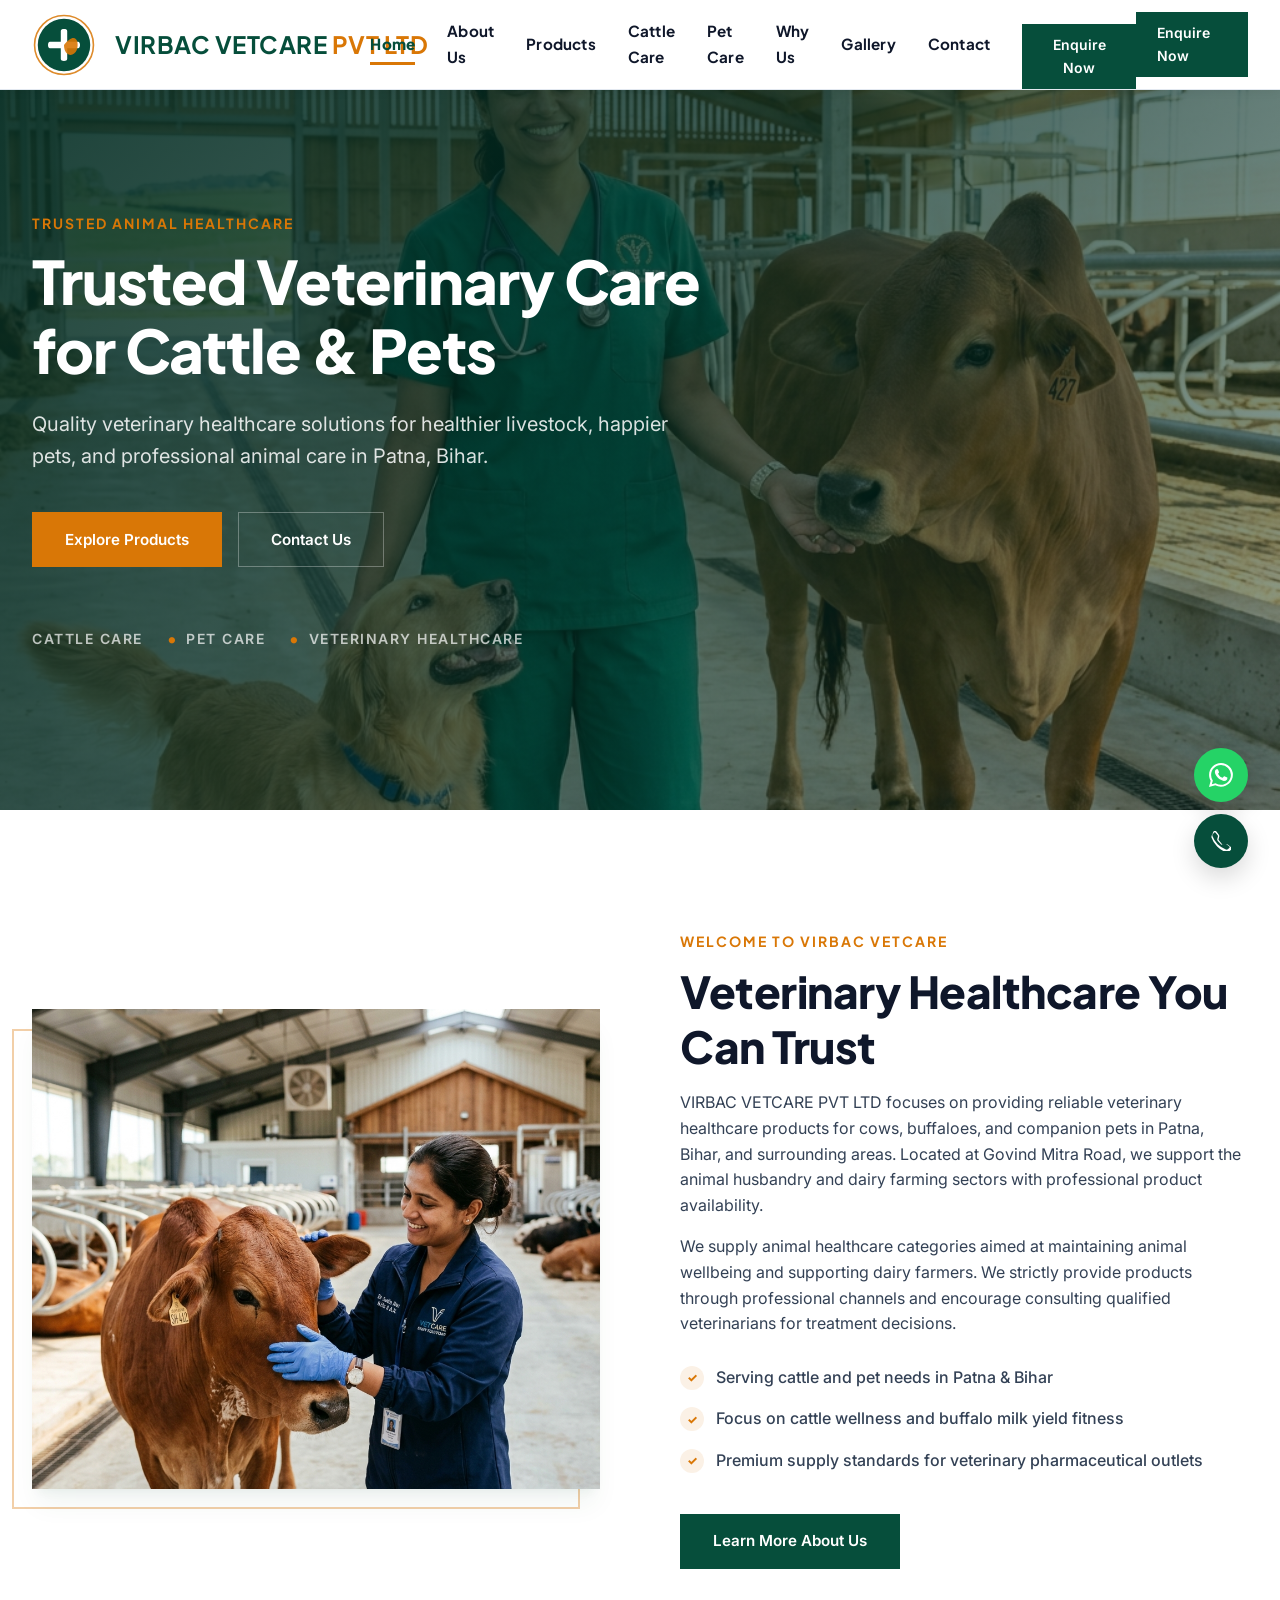
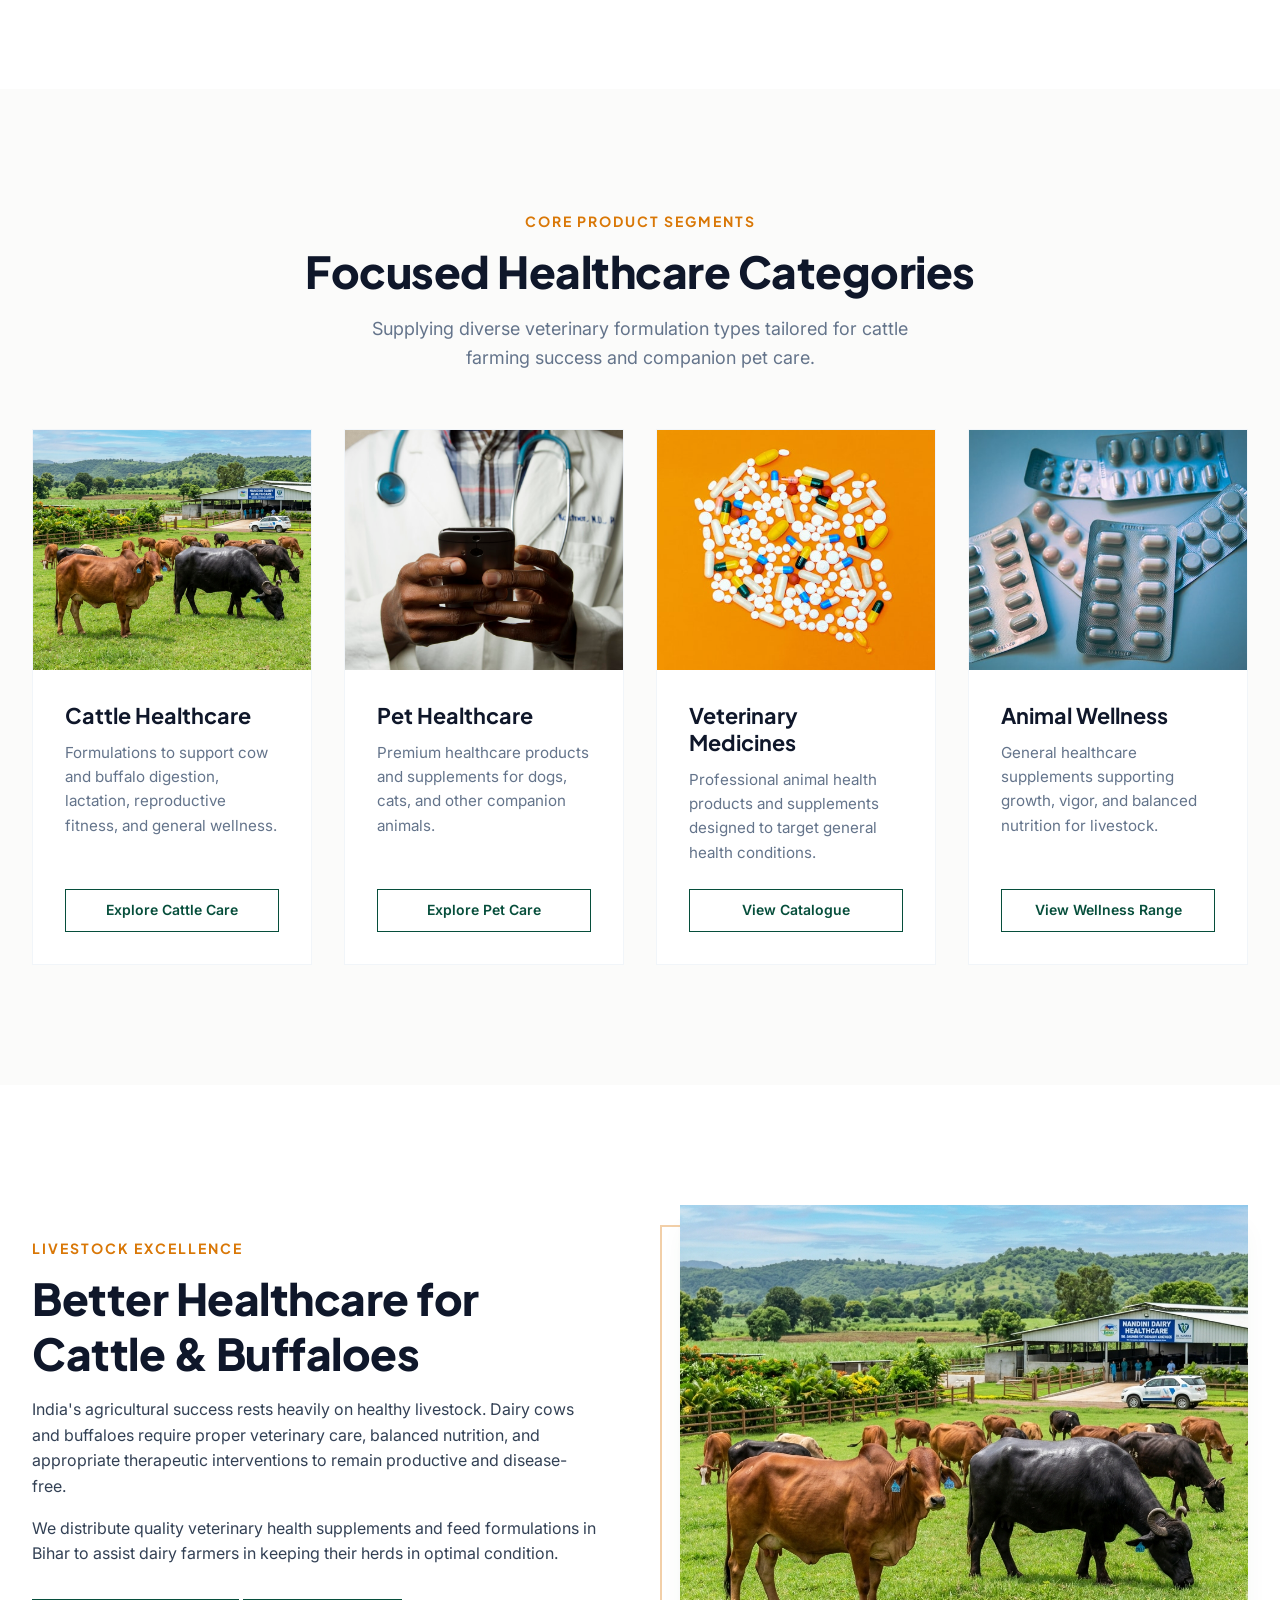
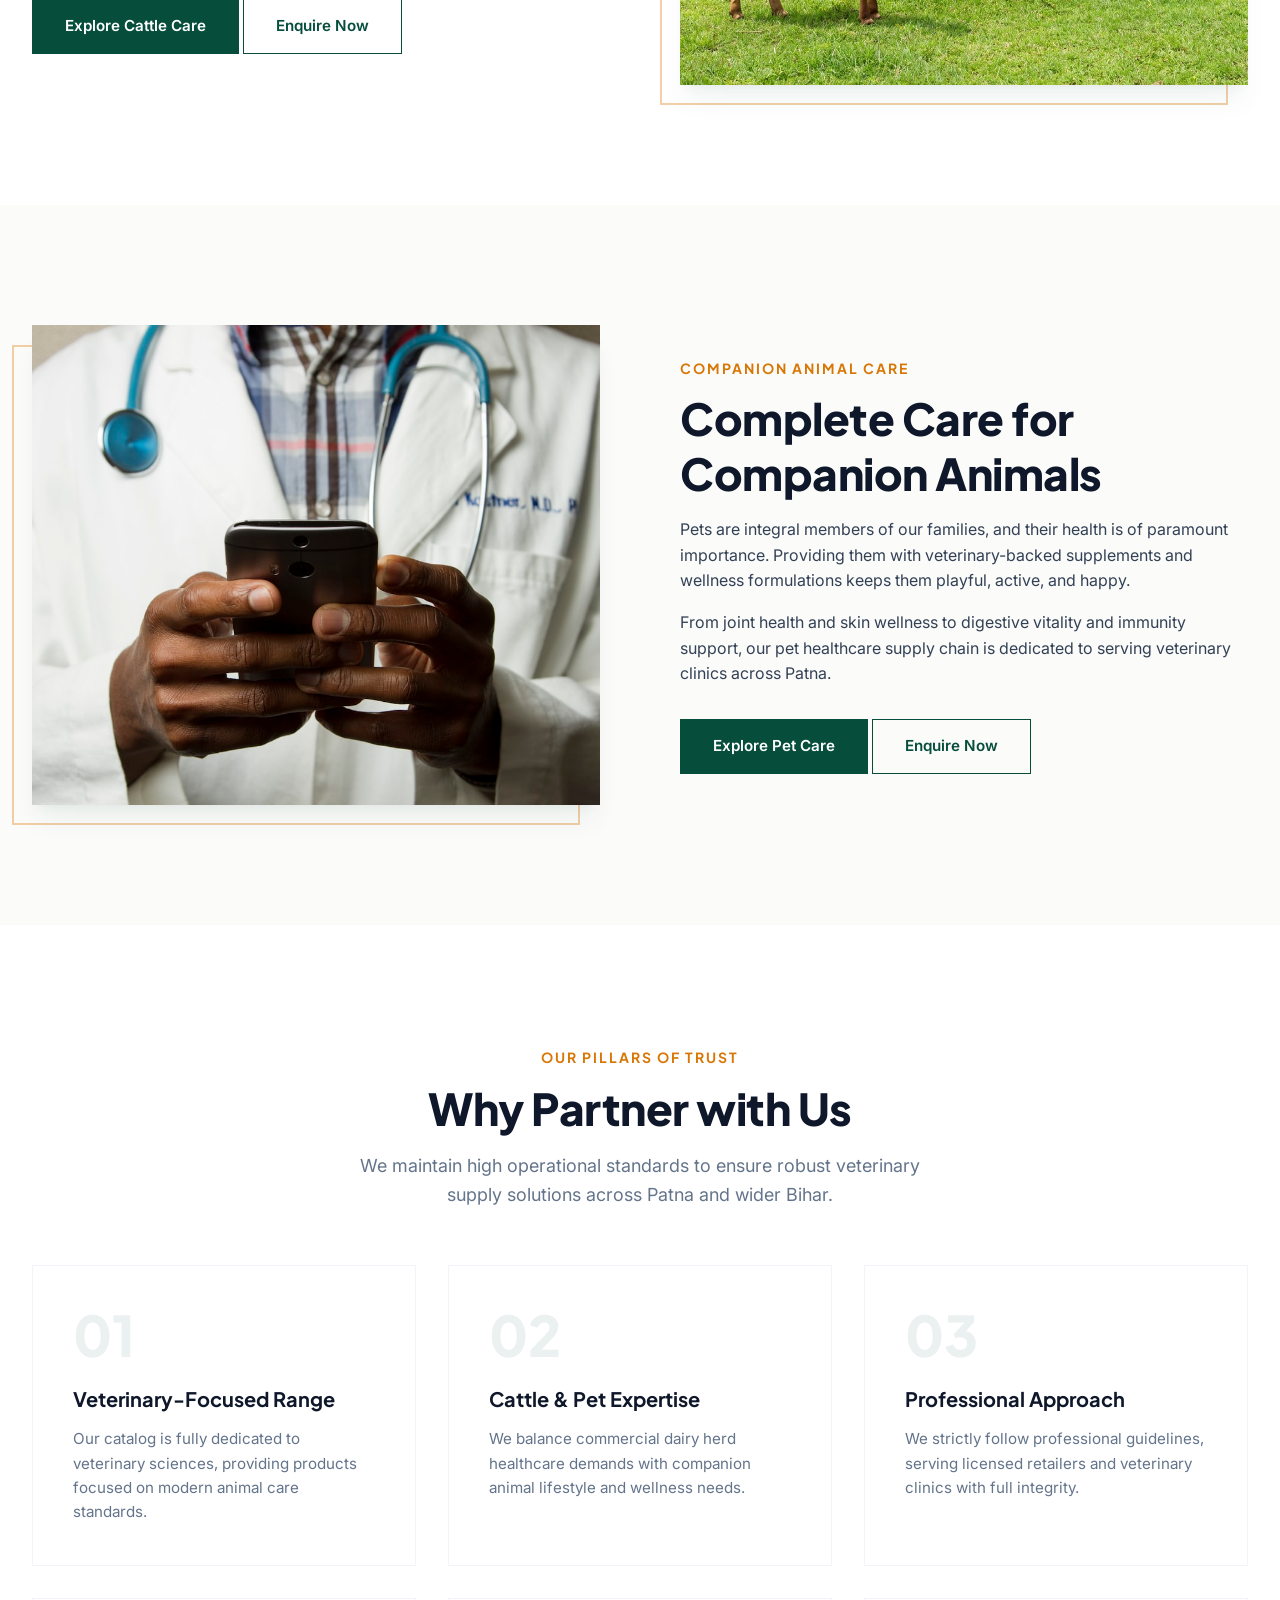
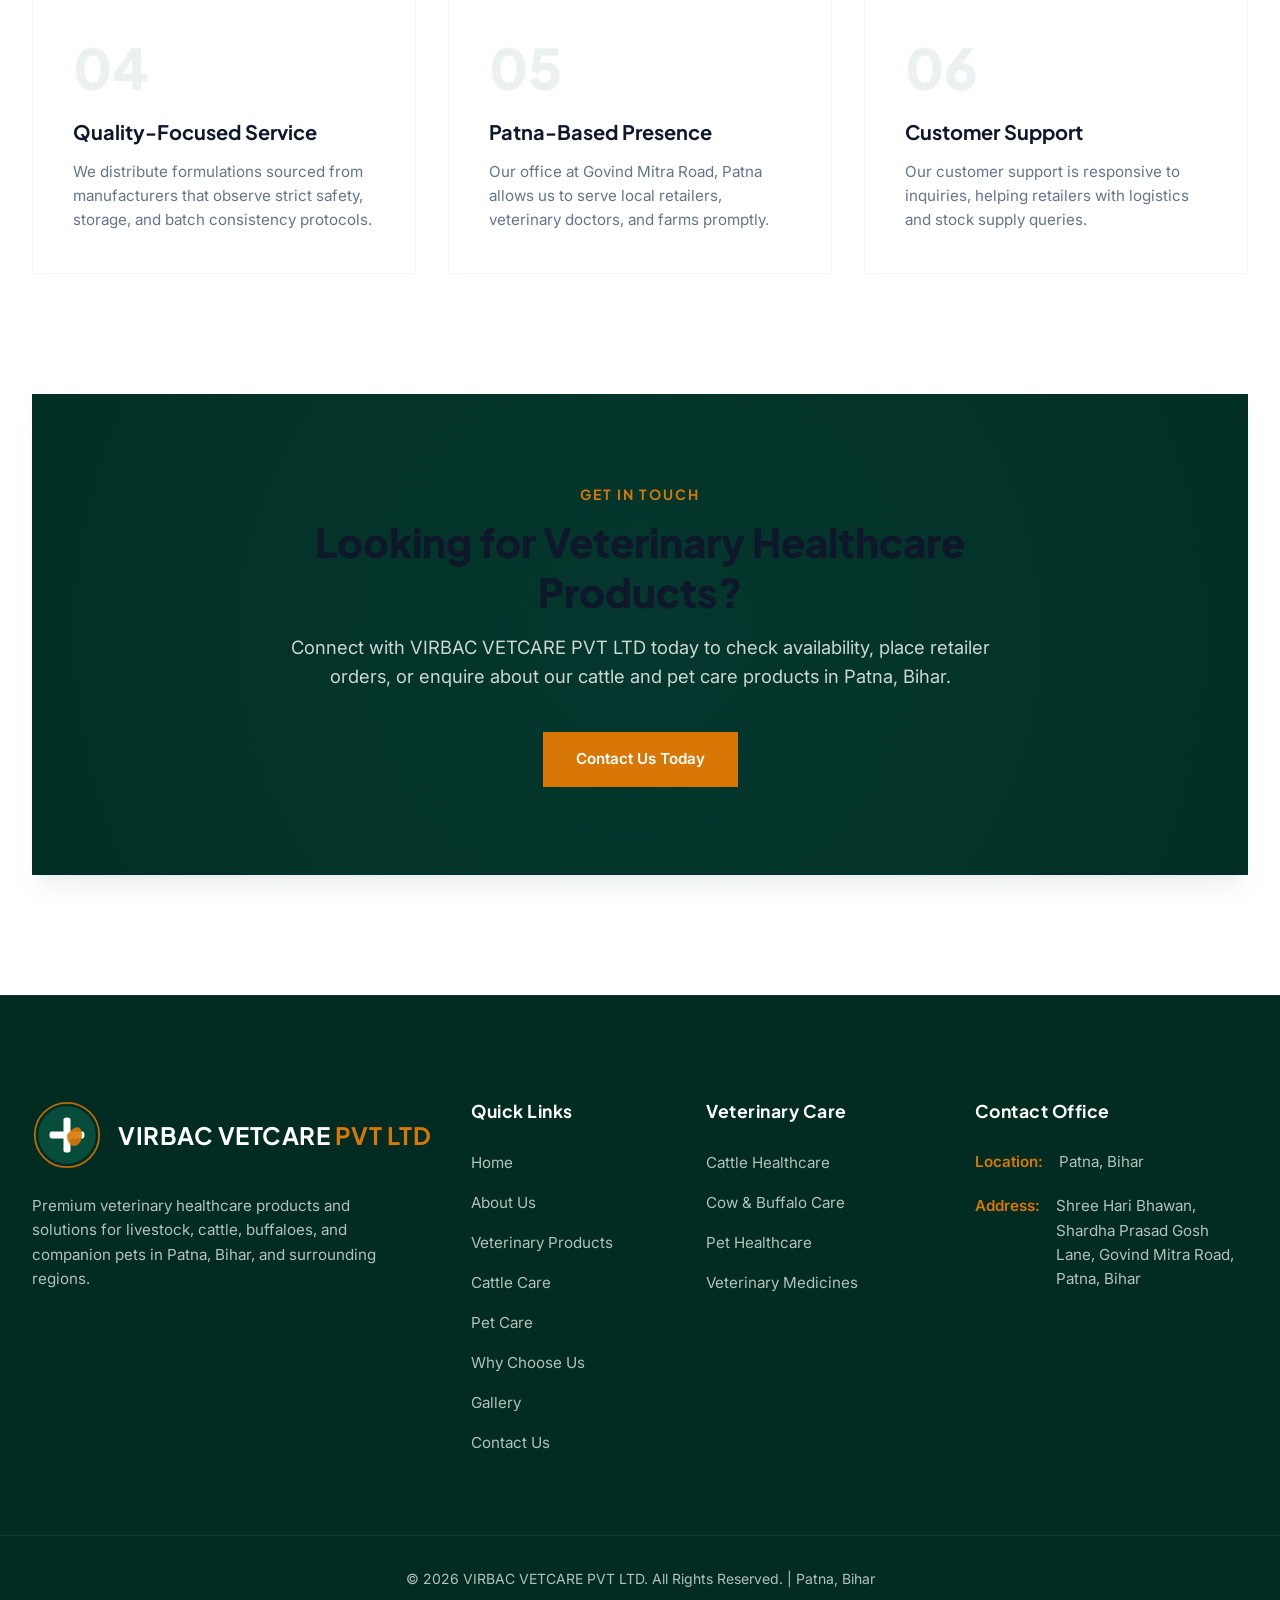
<file: index.html>
<!DOCTYPE html>
<html lang="en">
<head>
  <meta charset="UTF-8">
  <meta name="viewport" content="width=device-width, initial-scale=1.0">
  <title>Virbac Vetcare Pvt Ltd | Premium Veterinary Healthcare Patna Bihar</title>
  <meta name="description" content="VIRBAC VETCARE PVT LTD is Patna's trusted veterinary medicines supplier. Offering high-quality healthcare products for cattle, buffaloes, and companion pets.">
  
  <!-- Open Graph -->
  <meta property="og:title" content="Virbac Vetcare Pvt Ltd | Premium Veterinary Healthcare Patna">
  <meta property="og:description" content="Supplying quality veterinary medicines for cattle, buffaloes, dogs, and cats in Govind Mitra Road, Patna, Bihar.">
  <meta property="og:image" content="images/hero-home.jpg">
  <meta property="og:type" content="website">
  
  <!-- Stylesheets -->
  <link rel="stylesheet" href="css/style.css">
</head>
<body>

  <!-- ==========================================
       HEADER
       ========================================== -->
  <header class="header">
    <div class="container">
      <div class="logo-container">
        <a href="index.html" class="logo-link">
          <img src="images/logo.svg" alt="VIRBAC VETCARE PVT LTD Logo" class="logo-img">
          <span class="logo-text">VIRBAC VETCARE <span class="logo-text-accent">PVT LTD</span></span>
        </a>
      </div>
      
      <nav>
        <ul class="nav-menu">
          <li><a href="index.html" class="nav-link active">Home</a></li>
          <li><a href="about.html" class="nav-link">About Us</a></li>
          <li><a href="products.html" class="nav-link">Products</a></li>
          <li><a href="cattle-care.html" class="nav-link">Cattle Care</a></li>
          <li><a href="pet-care.html" class="nav-link">Pet Care</a></li>
          <li><a href="why-us.html" class="nav-link">Why Us</a></li>
          <li><a href="gallery.html" class="nav-link">Gallery</a></li>
          <li><a href="contact.html" class="nav-link">Contact</a></li>
          <li class="mobile-cta" style="margin-top: 1.5rem; width: 100%;">
            <a href="#" class="btn btn-primary btn-sm" style="display: block; text-align: center;" data-enquire-now data-enquire-category="General Enquiry">Enquire Now</a>
          </li>
        </ul>
      </nav>
      
      <div class="header-actions">
        <a href="#" class="btn btn-primary btn-sm" data-enquire-now data-enquire-category="General Enquiry">Enquire Now</a>
        <button class="menu-toggle" aria-label="Toggle Navigation">
          <span></span>
          <span></span>
          <span></span>
        </button>
      </div>
    </div>
  </header>

  <!-- ==========================================
       HERO SECTION
       ========================================== -->
  <section class="hero">
    <div class="hero-bg">
      <img src="images/hero-home.jpg" alt="Indian veterinarian professional with healthy cattle and pet dog on a modern farm">
    </div>
    <div class="hero-overlay"></div>
    <div class="container">
      <div class="hero-content fade-up">
        <span class="tagline" style="color: var(--accent);">Trusted Animal Healthcare</span>
        <h1 class="hero-title">Trusted Veterinary Care for Cattle & Pets</h1>
        <p class="hero-subtitle">Quality veterinary healthcare solutions for healthier livestock, happier pets, and professional animal care in Patna, Bihar.</p>
        <div class="hero-ctas">
          <a href="products.html" class="btn btn-accent">Explore Products</a>
          <a href="contact.html" class="btn btn-outline-white">Contact Us</a>
        </div>
        <div class="hero-trust-indicators">
          <span>Cattle Care</span>
          <span>Pet Care</span>
          <span>Veterinary Healthcare</span>
        </div>
      </div>
    </div>
  </section>

  <!-- ==========================================
       INTRODUCTION SECTION
       ========================================== -->
  <section class="section">
    <div class="container">
      <div class="split-section">
        <div class="split-img-wrapper fade-up">
          <div class="split-img">
            <img src="images/intro-about.jpg" alt="Professional Indian veterinarian examining Sahiwal dairy cattle close-up">
          </div>
        </div>
        <div class="split-content fade-up delay-1">
          <span class="tagline">Welcome to Virbac Vetcare</span>
          <h2 class="section-title">Veterinary Healthcare You Can Trust</h2>
          <p>VIRBAC VETCARE PVT LTD focuses on providing reliable veterinary healthcare products for cows, buffaloes, and companion pets in Patna, Bihar, and surrounding areas. Located at Govind Mitra Road, we support the animal husbandry and dairy farming sectors with professional product availability.</p>
          <p style="margin-top: 1rem;">We supply animal healthcare categories aimed at maintaining animal wellbeing and supporting dairy farmers. We strictly provide products through professional channels and encourage consulting qualified veterinarians for treatment decisions.</p>
          <ul class="split-list">
            <li>Serving cattle and pet needs in Patna & Bihar</li>
            <li>Focus on cattle wellness and buffalo milk yield fitness</li>
            <li>Premium supply standards for veterinary pharmaceutical outlets</li>
          </ul>
          <div>
            <a href="about.html" class="btn btn-primary">Learn More About Us</a>
          </div>
        </div>
      </div>
    </div>
  </section>

  <!-- ==========================================
       PRODUCT CATEGORIES
       ========================================== -->
  <section class="section bg-soft">
    <div class="container">
      <div class="text-center fade-up">
        <span class="tagline">Core Product Segments</span>
        <h2 class="section-title center">Focused Healthcare Categories</h2>
        <p class="section-subtitle center">Supplying diverse veterinary formulation types tailored for cattle farming success and companion pet care.</p>
      </div>
      
      <div class="grid grid-4 fade-up delay-1">
        <!-- Category 1 -->
        <div class="category-card">
          <div class="category-img">
            <img src="images/cattle-care.jpg" alt="Healthy dairy cow close up">
          </div>
          <div class="category-info">
            <h3>Cattle Healthcare</h3>
            <p>Formulations to support cow and buffalo digestion, lactation, reproductive fitness, and general wellness.</p>
            <a href="cattle-care.html" class="btn btn-outline btn-sm">Explore Cattle Care</a>
          </div>
        </div>
        
        <!-- Category 2 -->
        <div class="category-card">
          <div class="category-img">
            <img src="images/pet-care.jpg" alt="Happy dog getting veterinary check">
          </div>
          <div class="category-info">
            <h3>Pet Healthcare</h3>
            <p>Premium healthcare products and supplements for dogs, cats, and other companion animals.</p>
            <a href="pet-care.html" class="btn btn-outline btn-sm">Explore Pet Care</a>
          </div>
        </div>
        
        <!-- Category 3 -->
        <div class="category-card">
          <div class="category-img">
            <img src="images/product-cattle.jpg" alt="Cattle medicine bottle packaging detail">
          </div>
          <div class="category-info">
            <h3>Veterinary Medicines</h3>
            <p>Professional animal health products and supplements designed to target general health conditions.</p>
            <a href="products.html" class="btn btn-outline btn-sm">View Catalogue</a>
          </div>
        </div>
        
        <!-- Category 4 -->
        <div class="category-card">
          <div class="category-img">
            <img src="images/product-general.jpg" alt="Veterinary wellness bottles close up">
          </div>
          <div class="category-info">
            <h3>Animal Wellness</h3>
            <p>General healthcare supplements supporting growth, vigor, and balanced nutrition for livestock.</p>
            <a href="products.html" class="btn btn-outline btn-sm">View Wellness Range</a>
          </div>
        </div>
      </div>
    </div>
  </section>

  <!-- ==========================================
       CATTLE CARE SECTION
       ========================================== -->
  <section class="section">
    <div class="container">
      <div class="split-section reverse">
        <div class="split-content fade-up">
          <span class="tagline">Livestock Excellence</span>
          <h2 class="section-title">Better Healthcare for Cattle & Buffaloes</h2>
          <p>India's agricultural success rests heavily on healthy livestock. Dairy cows and buffaloes require proper veterinary care, balanced nutrition, and appropriate therapeutic interventions to remain productive and disease-free.</p>
          <p style="margin-top: 1rem;">We distribute quality veterinary health supplements and feed formulations in Bihar to assist dairy farmers in keeping their herds in optimal condition.</p>
          <div style="margin-top: 2rem;">
            <a href="cattle-care.html" class="btn btn-primary">Explore Cattle Care</a>
            <a href="#" class="btn btn-outline" data-enquire-now data-enquire-category="Cattle Healthcare">Enquire Now</a>
          </div>
        </div>
        <div class="split-img-wrapper fade-up delay-1">
          <div class="split-img">
            <img src="images/cattle-care.jpg" alt="Healthy Gir cows and Murrah buffaloes grazing in clean farm field">
          </div>
        </div>
      </div>
    </div>
  </section>

  <!-- ==========================================
       PET CARE SECTION
       ========================================== -->
  <section class="section bg-soft">
    <div class="container">
      <div class="split-section">
        <div class="split-img-wrapper fade-up">
          <div class="split-img">
            <img src="images/pet-care.jpg" alt="Veterinarian in blue gloves examining Golden Retriever dog inside clinic">
          </div>
        </div>
        <div class="split-content fade-up delay-1">
          <span class="tagline">Companion Animal Care</span>
          <h2 class="section-title">Complete Care for Companion Animals</h2>
          <p>Pets are integral members of our families, and their health is of paramount importance. Providing them with veterinary-backed supplements and wellness formulations keeps them playful, active, and happy.</p>
          <p style="margin-top: 1rem;">From joint health and skin wellness to digestive vitality and immunity support, our pet healthcare supply chain is dedicated to serving veterinary clinics across Patna.</p>
          <div style="margin-top: 2rem;">
            <a href="pet-care.html" class="btn btn-primary">Explore Pet Care</a>
            <a href="#" class="btn btn-outline" data-enquire-now data-enquire-category="Pet Healthcare">Enquire Now</a>
          </div>
        </div>
      </div>
    </div>
  </section>

  <!-- ==========================================
       WHY CHOOSE US SECTION
       ========================================== -->
  <section class="section">
    <div class="container">
      <div class="text-center fade-up">
        <span class="tagline">Our Pillars of Trust</span>
        <h2 class="section-title center">Why Partner with Us</h2>
        <p class="section-subtitle center">We maintain high operational standards to ensure robust veterinary supply solutions across Patna and wider Bihar.</p>
      </div>
      
      <div class="grid grid-3 fade-up delay-1">
        <!-- Pillar 1 -->
        <div class="why-card">
          <span class="why-number">01</span>
          <h3 class="card-title">Veterinary-Focused Range</h3>
          <p class="card-text">Our catalog is fully dedicated to veterinary sciences, providing products focused on modern animal care standards.</p>
        </div>
        
        <!-- Pillar 2 -->
        <div class="why-card">
          <span class="why-number">02</span>
          <h3 class="card-title">Cattle & Pet Expertise</h3>
          <p class="card-text">We balance commercial dairy herd healthcare demands with companion animal lifestyle and wellness needs.</p>
        </div>
        
        <!-- Pillar 3 -->
        <div class="why-card">
          <span class="why-number">03</span>
          <h3 class="card-title">Professional Approach</h3>
          <p class="card-text">We strictly follow professional guidelines, serving licensed retailers and veterinary clinics with full integrity.</p>
        </div>
        
        <!-- Pillar 4 -->
        <div class="why-card">
          <span class="why-number">04</span>
          <h3 class="card-title">Quality-Focused Service</h3>
          <p class="card-text">We distribute formulations sourced from manufacturers that observe strict safety, storage, and batch consistency protocols.</p>
        </div>
        
        <!-- Pillar 5 -->
        <div class="why-card">
          <span class="why-number">05</span>
          <h3 class="card-title">Patna-Based Presence</h3>
          <p class="card-text">Our office at Govind Mitra Road, Patna allows us to serve local retailers, veterinary doctors, and farms promptly.</p>
        </div>
        
        <!-- Pillar 6 -->
        <div class="why-card">
          <span class="why-number">06</span>
          <h3 class="card-title">Customer Support</h3>
          <p class="card-text">Our customer support is responsive to inquiries, helping retailers with logistics and stock supply queries.</p>
        </div>
      </div>
    </div>
  </section>

  <!-- ==========================================
       CTA BANNER SECTION
       ========================================== -->
  <section class="section" style="padding-top: 0;">
    <div class="container">
      <div class="cta-banner fade-up">
        <div class="cta-banner-content">
          <span class="tagline" style="color: var(--accent);">Get in Touch</span>
          <h2>Looking for Veterinary Healthcare Products?</h2>
          <p>Connect with VIRBAC VETCARE PVT LTD today to check availability, place retailer orders, or enquire about our cattle and pet care products in Patna, Bihar.</p>
          <a href="contact.html" class="btn btn-accent">Contact Us Today</a>
        </div>
      </div>
    </div>
  </section>

  <!-- ==========================================
       FOOTER
       ========================================== -->
  <footer class="footer">
    <div class="container">
      <div class="footer-top">
        <div class="footer-brand">
          <a href="index.html" class="logo-link">
            <img src="images/logo.svg" alt="VIRBAC VETCARE PVT LTD Logo" class="logo-img">
            <span class="logo-text">VIRBAC VETCARE <span class="logo-text-accent">PVT LTD</span></span>
          </a>
          <p>Premium veterinary healthcare products and solutions for livestock, cattle, buffaloes, and companion pets in Patna, Bihar, and surrounding regions.</p>
        </div>
        
        <div>
          <h4 class="footer-title">Quick Links</h4>
          <ul class="footer-links">
            <li><a href="index.html">Home</a></li>
            <li><a href="about.html">About Us</a></li>
            <li><a href="products.html">Veterinary Products</a></li>
            <li><a href="cattle-care.html">Cattle Care</a></li>
            <li><a href="pet-care.html">Pet Care</a></li>
            <li><a href="why-us.html">Why Choose Us</a></li>
            <li><a href="gallery.html">Gallery</a></li>
            <li><a href="contact.html">Contact Us</a></li>
          </ul>
        </div>
        
        <div>
          <h4 class="footer-title">Veterinary Care</h4>
          <ul class="footer-links">
            <li><a href="cattle-care.html">Cattle Healthcare</a></li>
            <li><a href="cattle-care.html">Cow & Buffalo Care</a></li>
            <li><a href="pet-care.html">Pet Healthcare</a></li>
            <li><a href="products.html">Veterinary Medicines</a></li>
          </ul>
        </div>
        
        <div>
          <h4 class="footer-title">Contact Office</h4>
          <ul class="footer-contact-info">
            <li>
              <span>Location:</span>
              <span>Patna, Bihar</span>
            </li>
            <li>
              <span>Address:</span>
              <span>Shree Hari Bhawan, Shardha Prasad Gosh Lane, Govind Mitra Road, Patna, Bihar</span>
            </li>
          </ul>
        </div>
      </div>
    </div>
    
    <div class="footer-bottom">
      <div class="container">
        <p>&copy; 2026 VIRBAC VETCARE PVT LTD. All Rights Reserved. | Patna, Bihar</p>
      </div>
    </div>
  </footer>

  <!-- ==========================================
       ENQUIRY MODAL
       ========================================== -->
  <div class="modal" id="enquiryModal">
    <div class="modal-box">
      <div class="modal-header">
        <h3>Product Enquiry</h3>
        <button class="modal-close" aria-label="Close modal">&times;</button>
      </div>
      <div class="modal-body">
        <form class="validate-form">
          <div class="alert alert-success"></div>
          <div class="alert alert-error"></div>
          
          <div class="form-group">
            <label for="modalName">Full Name *</label>
            <input type="text" id="modalName" name="name" class="form-input" placeholder="Your name" required>
          </div>
          
          <div class="form-group">
            <label for="modalPhone">Mobile Number *</label>
            <input type="tel" id="modalPhone" name="phone" class="form-input" placeholder="10-digit mobile number" required>
          </div>
          
          <div class="form-group">
            <label for="modalEmail">Email Address (Optional)</label>
            <input type="email" id="modalEmail" name="email" class="form-input" placeholder="yourname@example.com">
          </div>
          
          <div class="form-group">
            <label for="enquiryInterest">Interested In *</label>
            <select id="enquiryInterest" name="interest" class="form-input" required>
              <option value="General Enquiry">General Enquiry</option>
              <option value="Cattle Healthcare">Cattle Healthcare</option>
              <option value="Cow/Buffalo Medicines">Cow/Buffalo Medicines</option>
              <option value="Pet Healthcare">Pet Healthcare</option>
              <option value="Veterinary Products">Veterinary Products</option>
            </select>
          </div>
          
          <div class="form-group">
            <label for="modalMessage">Your Message *</label>
            <textarea id="modalMessage" name="message" class="form-input" placeholder="Describe your healthcare requirement..." required></textarea>
          </div>
          
          <button type="submit" class="btn btn-primary" style="width: 100%;">Send Enquiry</button>
        </form>
      </div>
    </div>
  </div>

  <!-- ==========================================
       FLOATING CALL & WHATSAPP BUTTONS
       ========================================== -->
  <div class="floating-actions">
    <!-- Replace 91XXXXXXXXXX with your actual WhatsApp business number -->
    <a href="https://wa.me/91XXXXXXXXXX?text=Hi%20Virbac%20Vetcare,%20I%20have%20an%20enquiry%20regarding%20veterinary%20medicines." class="floating-btn floating-whatsapp" target="_blank" rel="noopener" aria-label="Chat on WhatsApp">
      <svg xmlns="http://www.w3.org/2000/svg" width="24" height="24" fill="currentColor" viewBox="0 0 16 16">
        <path d="M13.601 2.326A7.854 7.854 0 0 0 7.994 0C3.627 0 .068 3.558.064 7.926c0 1.399.366 2.76 1.057 3.965L0 16l4.204-1.102a7.933 7.933 0 0 0 3.79.907h.004c4.368 0 7.926-3.559 7.93-7.93a7.897 7.897 0 0 0-2.327-5.615zM7.994 14.52a6.573 6.573 0 0 1-3.356-.92l-.24-.144-2.494.654.666-2.433-.156-.251a6.56 6.56 0 0 1-1.007-3.505c0-3.626 2.957-6.584 6.591-6.584a6.56 6.56 0 0 1 4.66 1.931 6.557 6.557 0 0 1 1.928 4.66c-.004 3.639-2.961 6.592-6.592 6.592zm3.69-4.98c-.202-.1-1.194-.59-1.371-.652-.177-.062-.307-.094-.437.094-.13.188-.507.637-.621.766-.113.128-.227.144-.43.042-.202-.1-.853-.314-1.624-.997-.6-.537-1.005-1.2-1.123-1.401-.118-.202-.012-.311.089-.41.09-.09.202-.237.302-.354.101-.118.134-.2.202-.338.069-.138.035-.259-.018-.362-.052-.1-.437-1.05-.598-1.44-.158-.387-.333-.335-.458-.335h-.391c-.138 0-.362.052-.551.259-.19.207-.724.707-.724 1.725 0 1.018.74 2.002.842 2.14.102.137 1.454 2.22 3.52 3.109.492.212.875.339 1.173.433.494.157.943.135 1.298.082.395-.058 1.194-.488 1.362-1.06.168-.572.168-1.063.118-1.163-.05-.1-.188-.152-.39-.253z"/>
      </svg>
    </a>
    <!-- Replace +910000000000 with your actual business phone number -->
    <a href="tel:+910000000000" class="floating-btn floating-call" aria-label="Call Us">
      <svg xmlns="http://www.w3.org/2000/svg" width="20" height="20" fill="currentColor" viewBox="0 0 16 16">
        <path d="M3.654 1.328a.678.678 0 0 0-1.015-.063L1.605 2.3c-.483.484-.661 1.169-.45 1.77a17.568 17.568 0 0 0 4.168 6.608 17.569 17.569 0 0 0 6.608 4.168c.601.211 1.286.033 1.77-.45l1.034-1.034a.678.678 0 0 0-.063-1.015l-2.307-1.794a.678.678 0 0 0-.58-.122l-2.19.547a1.745 1.745 0 0 1-1.657-.459L5.482 8.062a1.745 1.745 0 0 1-.46-1.657l.548-2.19a.678.678 0 0 0-.122-.58L3.654 1.328zM1.884.511a1.745 1.745 0 0 1 2.612.163L6.29 2.98c.329.423.445.974.315 1.494l-.547 2.19a.678.678 0 0 0 .06.459L9.205 10.9a.678.678 0 0 0 .46.06l2.19-.547a1.745 1.745 0 0 1 1.494.315l2.306 1.794c.829.645.905 1.87.163 2.611l-1.034 1.034c-.74.74-1.846 1.065-2.877.702a18.634 18.634 0 0 1-7.01-4.42 18.634 18.634 0 0 1-4.42-7.009c-.362-1.03-.037-2.137.703-2.877L1.885.511z"/>
      </svg>
    </a>
  </div>

  <!-- Scripts -->
  <script src="js/main.js"></script>
</body>
</html>
</file>
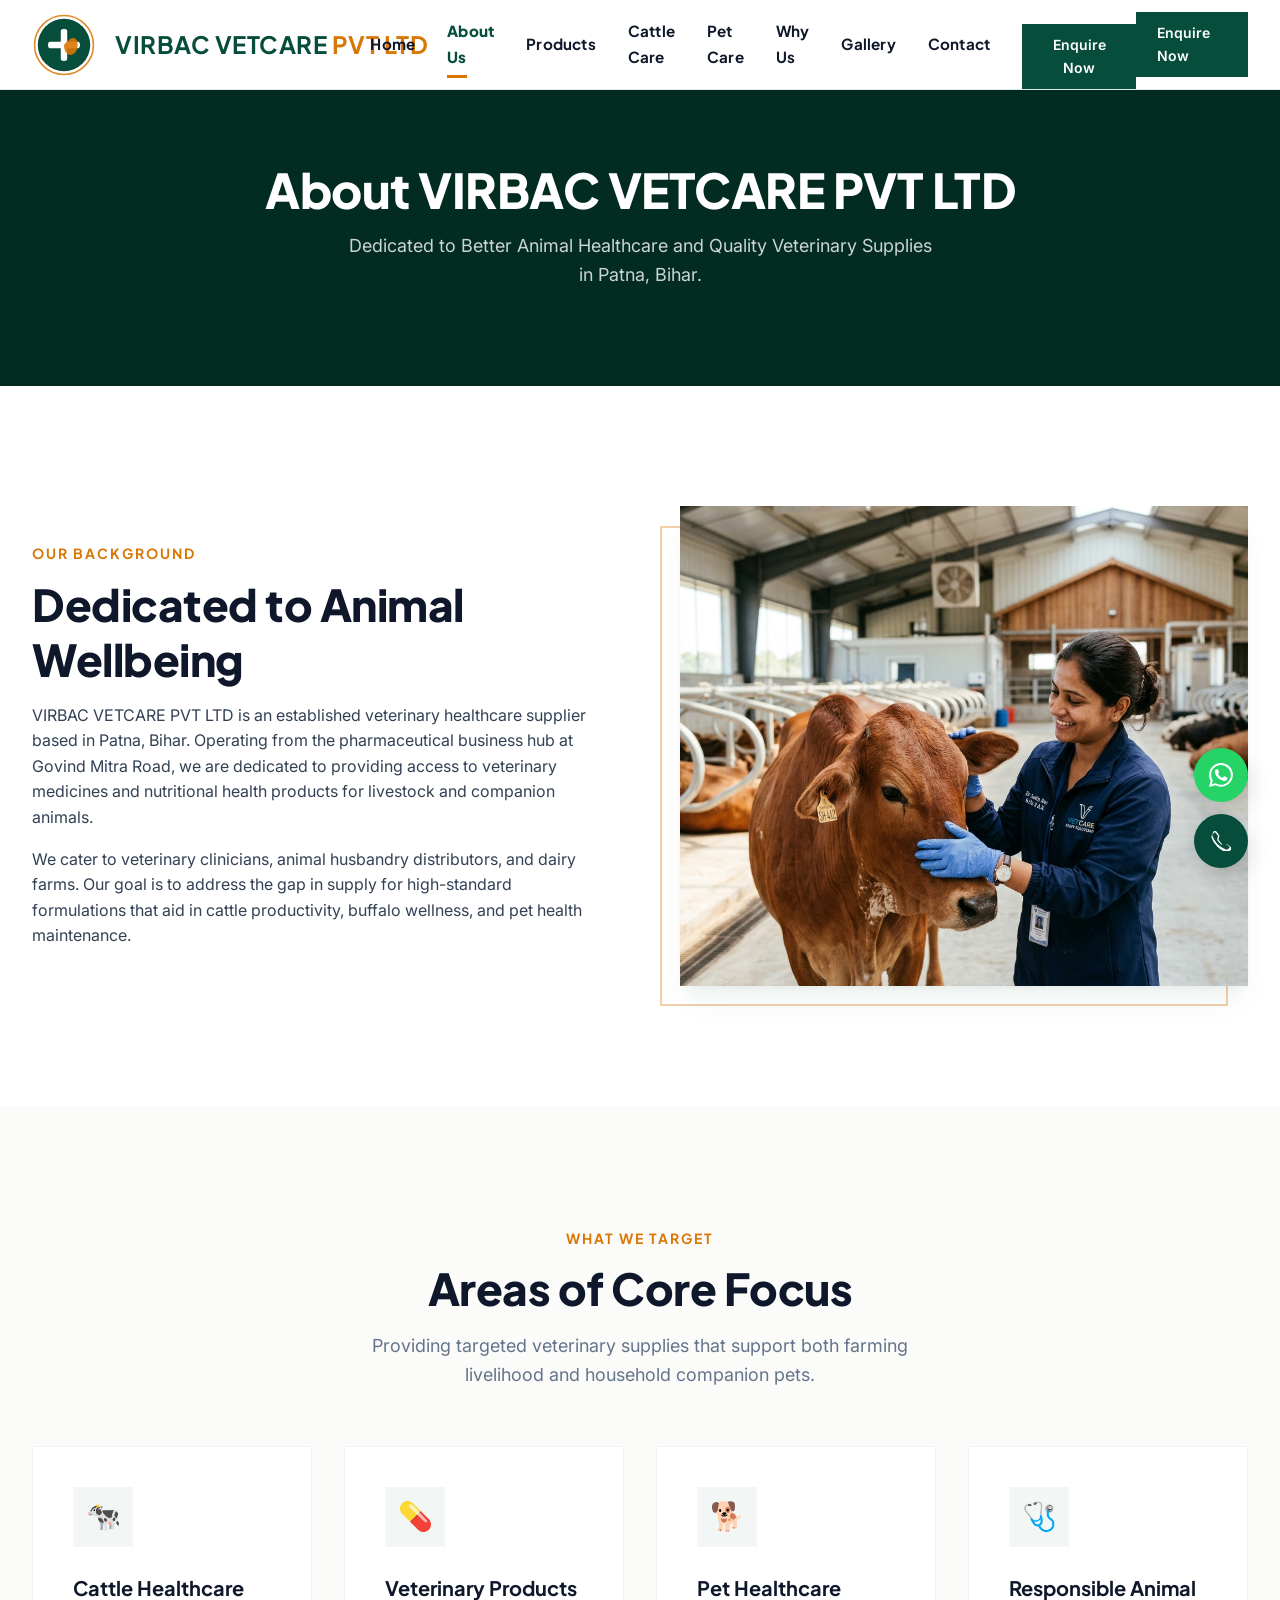
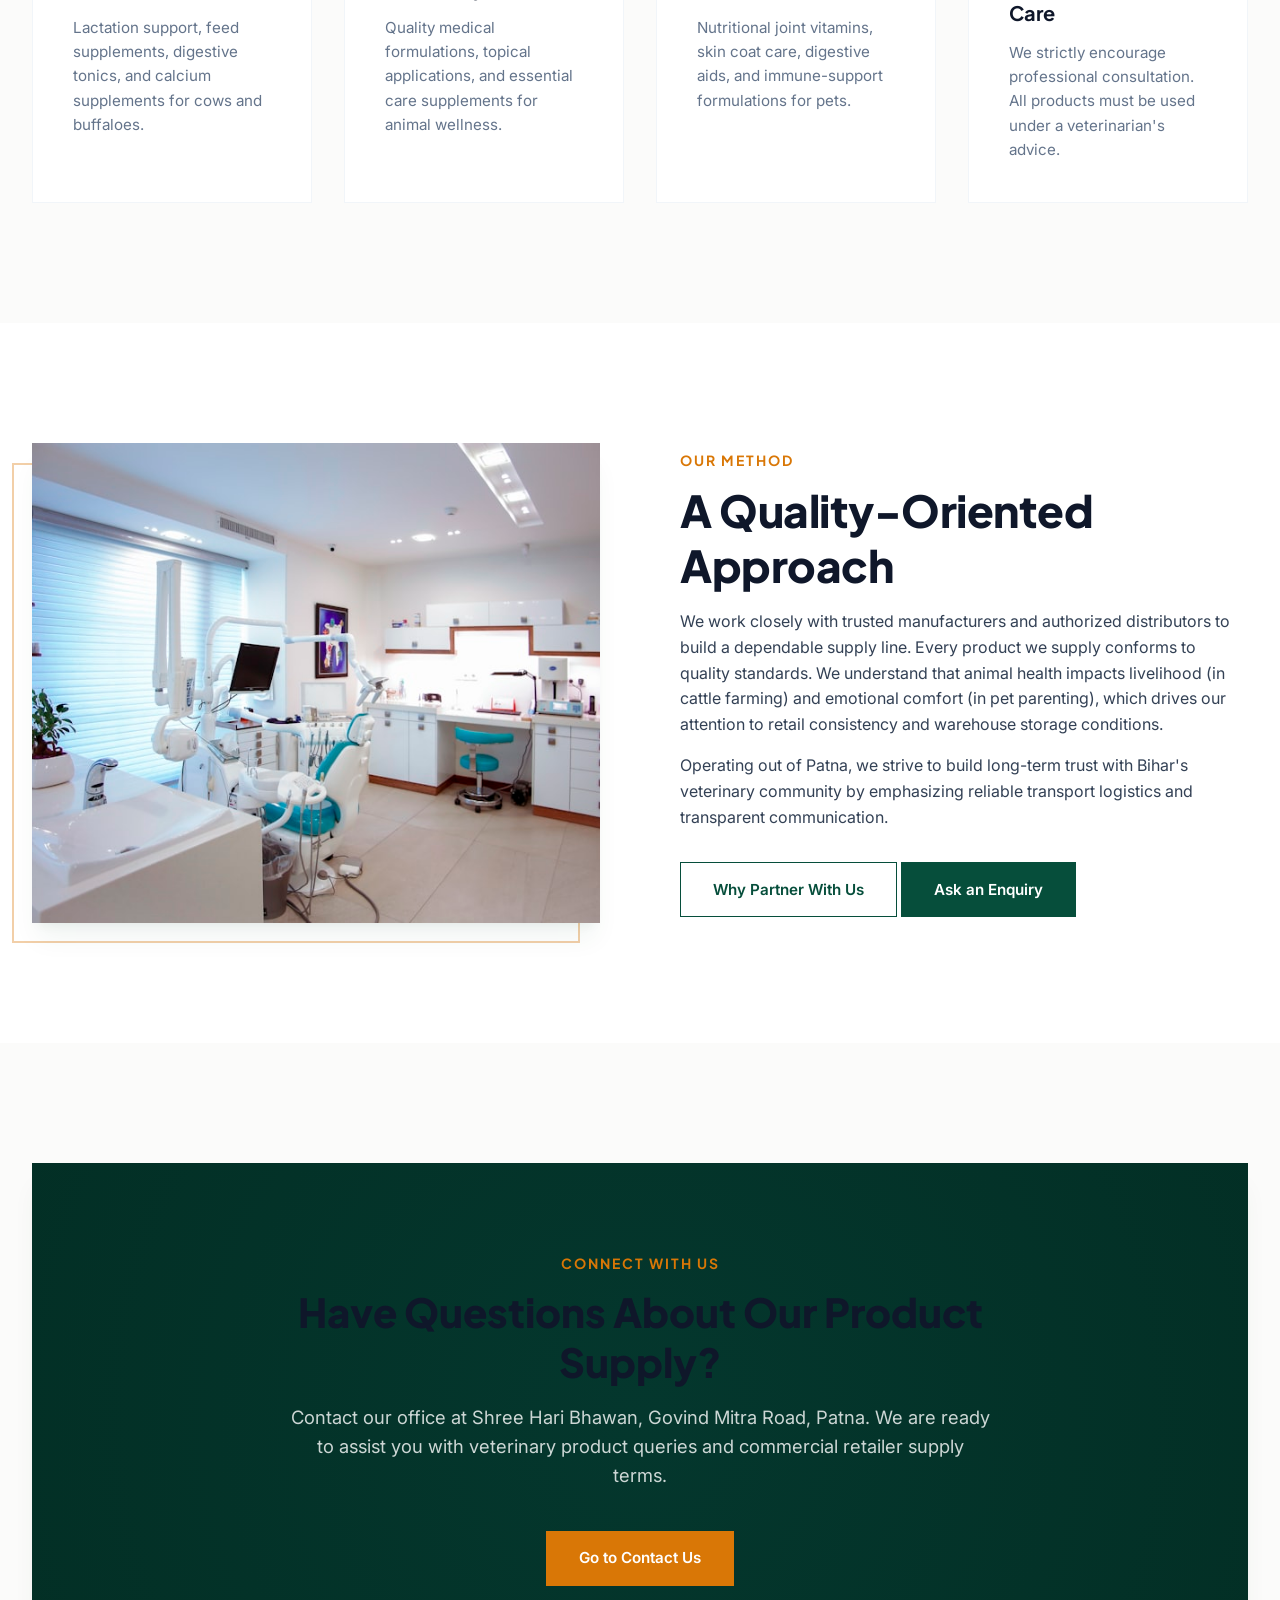
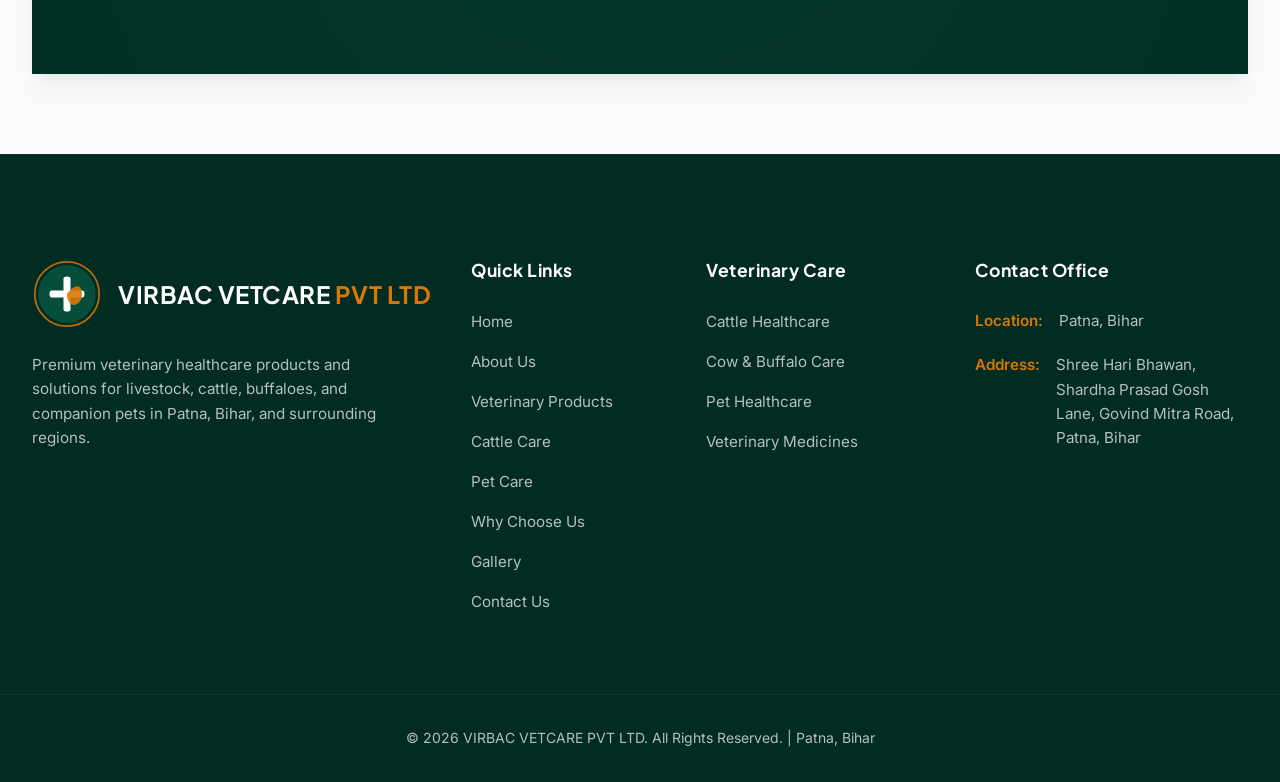
<file: about.html>
<!DOCTYPE html>
<html lang="en">
<head>
  <meta charset="UTF-8">
  <meta name="viewport" content="width=device-width, initial-scale=1.0">
  <title>About Us | Virbac Vetcare Pvt Ltd | Veterinary Supply Patna</title>
  <meta name="description" content="Learn about VIRBAC VETCARE PVT LTD, a premium supplier of veterinary medicines for cattle and pets based in Shree Hari Bhawan, Govind Mitra Road, Patna.">
  
  <!-- Open Graph -->
  <meta property="og:title" content="About Us | Virbac Vetcare Pvt Ltd Patna">
  <meta property="og:description" content="Dedicated to better animal healthcare in Bihar. Sourcing premium cattle and companion animal healthcare supplements.">
  <meta property="og:image" content="images/intro-about.jpg">
  <meta property="og:type" content="website">
  
  <!-- Stylesheets -->
  <link rel="stylesheet" href="css/style.css">
</head>
<body>

  <!-- ==========================================
       HEADER
       ========================================== -->
  <header class="header">
    <div class="container">
      <div class="logo-container">
        <a href="index.html" class="logo-link">
          <img src="images/logo.svg" alt="VIRBAC VETCARE PVT LTD Logo" class="logo-img">
          <span class="logo-text">VIRBAC VETCARE <span class="logo-text-accent">PVT LTD</span></span>
        </a>
      </div>
      
      <nav>
        <ul class="nav-menu">
          <li><a href="index.html" class="nav-link">Home</a></li>
          <li><a href="about.html" class="nav-link active">About Us</a></li>
          <li><a href="products.html" class="nav-link">Products</a></li>
          <li><a href="cattle-care.html" class="nav-link">Cattle Care</a></li>
          <li><a href="pet-care.html" class="nav-link">Pet Care</a></li>
          <li><a href="why-us.html" class="nav-link">Why Us</a></li>
          <li><a href="gallery.html" class="nav-link">Gallery</a></li>
          <li><a href="contact.html" class="nav-link">Contact</a></li>
          <li class="mobile-cta" style="margin-top: 1.5rem; width: 100%;">
            <a href="#" class="btn btn-primary btn-sm" style="display: block; text-align: center;" data-enquire-now data-enquire-category="General Enquiry">Enquire Now</a>
          </li>
        </ul>
      </nav>
      
      <div class="header-actions">
        <a href="#" class="btn btn-primary btn-sm" data-enquire-now data-enquire-category="General Enquiry">Enquire Now</a>
        <button class="menu-toggle" aria-label="Toggle Navigation">
          <span></span>
          <span></span>
          <span></span>
        </button>
      </div>
    </div>
  </header>

  <!-- ==========================================
       PAGE HERO
       ========================================== -->
  <section class="page-hero">
    <div class="container">
      <h1 class="fade-up">About VIRBAC VETCARE PVT LTD</h1>
      <p class="fade-up delay-1">Dedicated to Better Animal Healthcare and Quality Veterinary Supplies in Patna, Bihar.</p>
    </div>
  </section>

  <!-- ==========================================
       WHO WE ARE SECTION
       ========================================== -->
  <section class="section">
    <div class="container">
      <div class="split-section">
        <div class="split-content fade-up">
          <span class="tagline">Our Background</span>
          <h2 class="section-title">Dedicated to Animal Wellbeing</h2>
          <p>VIRBAC VETCARE PVT LTD is an established veterinary healthcare supplier based in Patna, Bihar. Operating from the pharmaceutical business hub at Govind Mitra Road, we are dedicated to providing access to veterinary medicines and nutritional health products for livestock and companion animals.</p>
          <p style="margin-top: 1rem;">We cater to veterinary clinicians, animal husbandry distributors, and dairy farms. Our goal is to address the gap in supply for high-standard formulations that aid in cattle productivity, buffalo wellness, and pet health maintenance.</p>
        </div>
        <div class="split-img-wrapper fade-up delay-1">
          <div class="split-img">
            <img src="images/intro-about.jpg" alt="Veterinarian examining cattle on modern dairy farm">
          </div>
        </div>
      </div>
    </div>
  </section>

  <!-- ==========================================
       OUR FOCUS CARDS
       ========================================== -->
  <section class="section bg-soft">
    <div class="container">
      <div class="text-center fade-up">
        <span class="tagline">What We Target</span>
        <h2 class="section-title center">Areas of Core Focus</h2>
        <p class="section-subtitle center">Providing targeted veterinary supplies that support both farming livelihood and household companion pets.</p>
      </div>
      
      <div class="grid grid-4 fade-up delay-1">
        <!-- Focus 1 -->
        <div class="card">
          <div class="card-icon">🐄</div>
          <h3 class="card-title">Cattle Healthcare</h3>
          <p class="card-text">Lactation support, feed supplements, digestive tonics, and calcium supplements for cows and buffaloes.</p>
        </div>
        
        <!-- Focus 2 -->
        <div class="card">
          <div class="card-icon">💊</div>
          <h3 class="card-title">Veterinary Products</h3>
          <p class="card-text">Quality medical formulations, topical applications, and essential care supplements for animal wellness.</p>
        </div>
        
        <!-- Focus 3 -->
        <div class="card">
          <div class="card-icon">🐕</div>
          <h3 class="card-title">Pet Healthcare</h3>
          <p class="card-text">Nutritional joint vitamins, skin coat care, digestive aids, and immune-support formulations for pets.</p>
        </div>
        
        <!-- Focus 4 -->
        <div class="card">
          <div class="card-icon">🩺</div>
          <h3 class="card-title">Responsible Animal Care</h3>
          <p class="card-text">We strictly encourage professional consultation. All products must be used under a veterinarian's advice.</p>
        </div>
      </div>
    </div>
  </section>

  <!-- ==========================================
       OUR APPROACH SECTION
       ========================================== -->
  <section class="section">
    <div class="container">
      <div class="split-section reverse">
        <div class="split-img-wrapper fade-up">
          <div class="split-img">
            <img src="images/gallery-vet.jpg" alt="Veterinarian examining animals with clinic team">
          </div>
        </div>
        <div class="split-content fade-up delay-1">
          <span class="tagline">Our Method</span>
          <h2 class="section-title">A Quality-Oriented Approach</h2>
          <p>We work closely with trusted manufacturers and authorized distributors to build a dependable supply line. Every product we supply conforms to quality standards. We understand that animal health impacts livelihood (in cattle farming) and emotional comfort (in pet parenting), which drives our attention to retail consistency and warehouse storage conditions.</p>
          <p style="margin-top: 1rem;">Operating out of Patna, we strive to build long-term trust with Bihar's veterinary community by emphasizing reliable transport logistics and transparent communication.</p>
          <div style="margin-top: 2rem;">
            <a href="why-us.html" class="btn btn-outline">Why Partner With Us</a>
            <a href="#" class="btn btn-primary" data-enquire-now data-enquire-category="Veterinary Products">Ask an Enquiry</a>
          </div>
        </div>
      </div>
    </div>
  </section>

  <!-- ==========================================
       CTA BANNER SECTION
       ========================================== -->
  <section class="section bg-soft" style="padding-bottom: 5rem;">
    <div class="container">
      <div class="cta-banner fade-up">
        <div class="cta-banner-content">
          <span class="tagline" style="color: var(--accent);">Connect With Us</span>
          <h2>Have Questions About Our Product Supply?</h2>
          <p>Contact our office at Shree Hari Bhawan, Govind Mitra Road, Patna. We are ready to assist you with veterinary product queries and commercial retailer supply terms.</p>
          <a href="contact.html" class="btn btn-accent">Go to Contact Us</a>
        </div>
      </div>
    </div>
  </section>

  <!-- ==========================================
       FOOTER
       ========================================== -->
  <footer class="footer">
    <div class="container">
      <div class="footer-top">
        <div class="footer-brand">
          <a href="index.html" class="logo-link">
            <img src="images/logo.svg" alt="VIRBAC VETCARE PVT LTD Logo" class="logo-img">
            <span class="logo-text">VIRBAC VETCARE <span class="logo-text-accent">PVT LTD</span></span>
          </a>
          <p>Premium veterinary healthcare products and solutions for livestock, cattle, buffaloes, and companion pets in Patna, Bihar, and surrounding regions.</p>
        </div>
        
        <div>
          <h4 class="footer-title">Quick Links</h4>
          <ul class="footer-links">
            <li><a href="index.html">Home</a></li>
            <li><a href="about.html">About Us</a></li>
            <li><a href="products.html">Veterinary Products</a></li>
            <li><a href="cattle-care.html">Cattle Care</a></li>
            <li><a href="pet-care.html">Pet Care</a></li>
            <li><a href="why-us.html">Why Choose Us</a></li>
            <li><a href="gallery.html">Gallery</a></li>
            <li><a href="contact.html">Contact Us</a></li>
          </ul>
        </div>
        
        <div>
          <h4 class="footer-title">Veterinary Care</h4>
          <ul class="footer-links">
            <li><a href="cattle-care.html">Cattle Healthcare</a></li>
            <li><a href="cattle-care.html">Cow & Buffalo Care</a></li>
            <li><a href="pet-care.html">Pet Healthcare</a></li>
            <li><a href="products.html">Veterinary Medicines</a></li>
          </ul>
        </div>
        
        <div>
          <h4 class="footer-title">Contact Office</h4>
          <ul class="footer-contact-info">
            <li>
              <span>Location:</span>
              <span>Patna, Bihar</span>
            </li>
            <li>
              <span>Address:</span>
              <span>Shree Hari Bhawan, Shardha Prasad Gosh Lane, Govind Mitra Road, Patna, Bihar</span>
            </li>
          </ul>
        </div>
      </div>
    </div>
    
    <div class="footer-bottom">
      <div class="container">
        <p>&copy; 2026 VIRBAC VETCARE PVT LTD. All Rights Reserved. | Patna, Bihar</p>
      </div>
    </div>
  </footer>

  <!-- ==========================================
       ENQUIRY MODAL
       ========================================== -->
  <div class="modal" id="enquiryModal">
    <div class="modal-box">
      <div class="modal-header">
        <h3>Product Enquiry</h3>
        <button class="modal-close" aria-label="Close modal">&times;</button>
      </div>
      <div class="modal-body">
        <form class="validate-form">
          <div class="alert alert-success"></div>
          <div class="alert alert-error"></div>
          
          <div class="form-group">
            <label for="modalName">Full Name *</label>
            <input type="text" id="modalName" name="name" class="form-input" placeholder="Your name" required>
          </div>
          
          <div class="form-group">
            <label for="modalPhone">Mobile Number *</label>
            <input type="tel" id="modalPhone" name="phone" class="form-input" placeholder="10-digit mobile number" required>
          </div>
          
          <div class="form-group">
            <label for="modalEmail">Email Address (Optional)</label>
            <input type="email" id="modalEmail" name="email" class="form-input" placeholder="yourname@example.com">
          </div>
          
          <div class="form-group">
            <label for="enquiryInterest">Interested In *</label>
            <select id="enquiryInterest" name="interest" class="form-input" required>
              <option value="General Enquiry">General Enquiry</option>
              <option value="Cattle Healthcare">Cattle Healthcare</option>
              <option value="Cow/Buffalo Medicines">Cow/Buffalo Medicines</option>
              <option value="Pet Healthcare">Pet Healthcare</option>
              <option value="Veterinary Products">Veterinary Products</option>
            </select>
          </div>
          
          <div class="form-group">
            <label for="modalMessage">Your Message *</label>
            <textarea id="modalMessage" name="message" class="form-input" placeholder="Describe your healthcare requirement..." required></textarea>
          </div>
          
          <button type="submit" class="btn btn-primary" style="width: 100%;">Send Enquiry</button>
        </form>
      </div>
    </div>
  </div>

  <!-- ==========================================
       FLOATING CALL & WHATSAPP BUTTONS
       ========================================== -->
  <div class="floating-actions">
    <!-- Replace 91XXXXXXXXXX with your actual WhatsApp business number -->
    <a href="https://wa.me/91XXXXXXXXXX?text=Hi%20Virbac%20Vetcare,%20I%20have%20an%20enquiry%20regarding%20veterinary%20medicines." class="floating-btn floating-whatsapp" target="_blank" rel="noopener" aria-label="Chat on WhatsApp">
      <svg xmlns="http://www.w3.org/2000/svg" width="24" height="24" fill="currentColor" viewBox="0 0 16 16">
        <path d="M13.601 2.326A7.854 7.854 0 0 0 7.994 0C3.627 0 .068 3.558.064 7.926c0 1.399.366 2.76 1.057 3.965L0 16l4.204-1.102a7.933 7.933 0 0 0 3.79.907h.004c4.368 0 7.926-3.559 7.93-7.93a7.897 7.897 0 0 0-2.327-5.615zM7.994 14.52a6.573 6.573 0 0 1-3.356-.92l-.24-.144-2.494.654.666-2.433-.156-.251a6.56 6.56 0 0 1-1.007-3.505c0-3.626 2.957-6.584 6.591-6.584a6.56 6.56 0 0 1 4.66 1.931 6.557 6.557 0 0 1 1.928 4.66c-.004 3.639-2.961 6.592-6.592 6.592zm3.69-4.98c-.202-.1-1.194-.59-1.371-.652-.177-.062-.307-.094-.437.094-.13.188-.507.637-.621.766-.113.128-.227.144-.43.042-.202-.1-.853-.314-1.624-.997-.6-.537-1.005-1.2-1.123-1.401-.118-.202-.012-.311.089-.41.09-.09.202-.237.302-.354.101-.118.134-.2.202-.338.069-.138.035-.259-.018-.362-.052-.1-.437-1.05-.598-1.44-.158-.387-.333-.335-.458-.335h-.391c-.138 0-.362.052-.551.259-.19.207-.724.707-.724 1.725 0 1.018.74 2.002.842 2.14.102.137 1.454 2.22 3.52 3.109.492.212.875.339 1.173.433.494.157.943.135 1.298.082.395-.058 1.194-.488 1.362-1.06.168-.572.168-1.063.118-1.163-.05-.1-.188-.152-.39-.253z"/>
      </svg>
    </a>
    <!-- Replace +910000000000 with your actual business phone number -->
    <a href="tel:+910000000000" class="floating-btn floating-call" aria-label="Call Us">
      <svg xmlns="http://www.w3.org/2000/svg" width="20" height="20" fill="currentColor" viewBox="0 0 16 16">
        <path d="M3.654 1.328a.678.678 0 0 0-1.015-.063L1.605 2.3c-.483.484-.661 1.169-.45 1.77a17.568 17.568 0 0 0 4.168 6.608 17.569 17.569 0 0 0 6.608 4.168c.601.211 1.286.033 1.77-.45l1.034-1.034a.678.678 0 0 0-.063-1.015l-2.307-1.794a.678.678 0 0 0-.58-.122l-2.19.547a1.745 1.745 0 0 1-1.657-.459L5.482 8.062a1.745 1.745 0 0 1-.46-1.657l.548-2.19a.678.678 0 0 0-.122-.58L3.654 1.328zM1.884.511a1.745 1.745 0 0 1 2.612.163L6.29 2.98c.329.423.445.974.315 1.494l-.547 2.19a.678.678 0 0 0 .06.459L9.205 10.9a.678.678 0 0 0 .46.06l2.19-.547a1.745 1.745 0 0 1 1.494.315l2.306 1.794c.829.645.905 1.87.163 2.611l-1.034 1.034c-.74.74-1.846 1.065-2.877.702a18.634 18.634 0 0 1-7.01-4.42 18.634 18.634 0 0 1-4.42-7.009c-.362-1.03-.037-2.137.703-2.877L1.885.511z"/>
      </svg>
    </a>
  </div>

  <!-- Scripts -->
  <script src="js/main.js"></script>
</body>
</html>
</file>
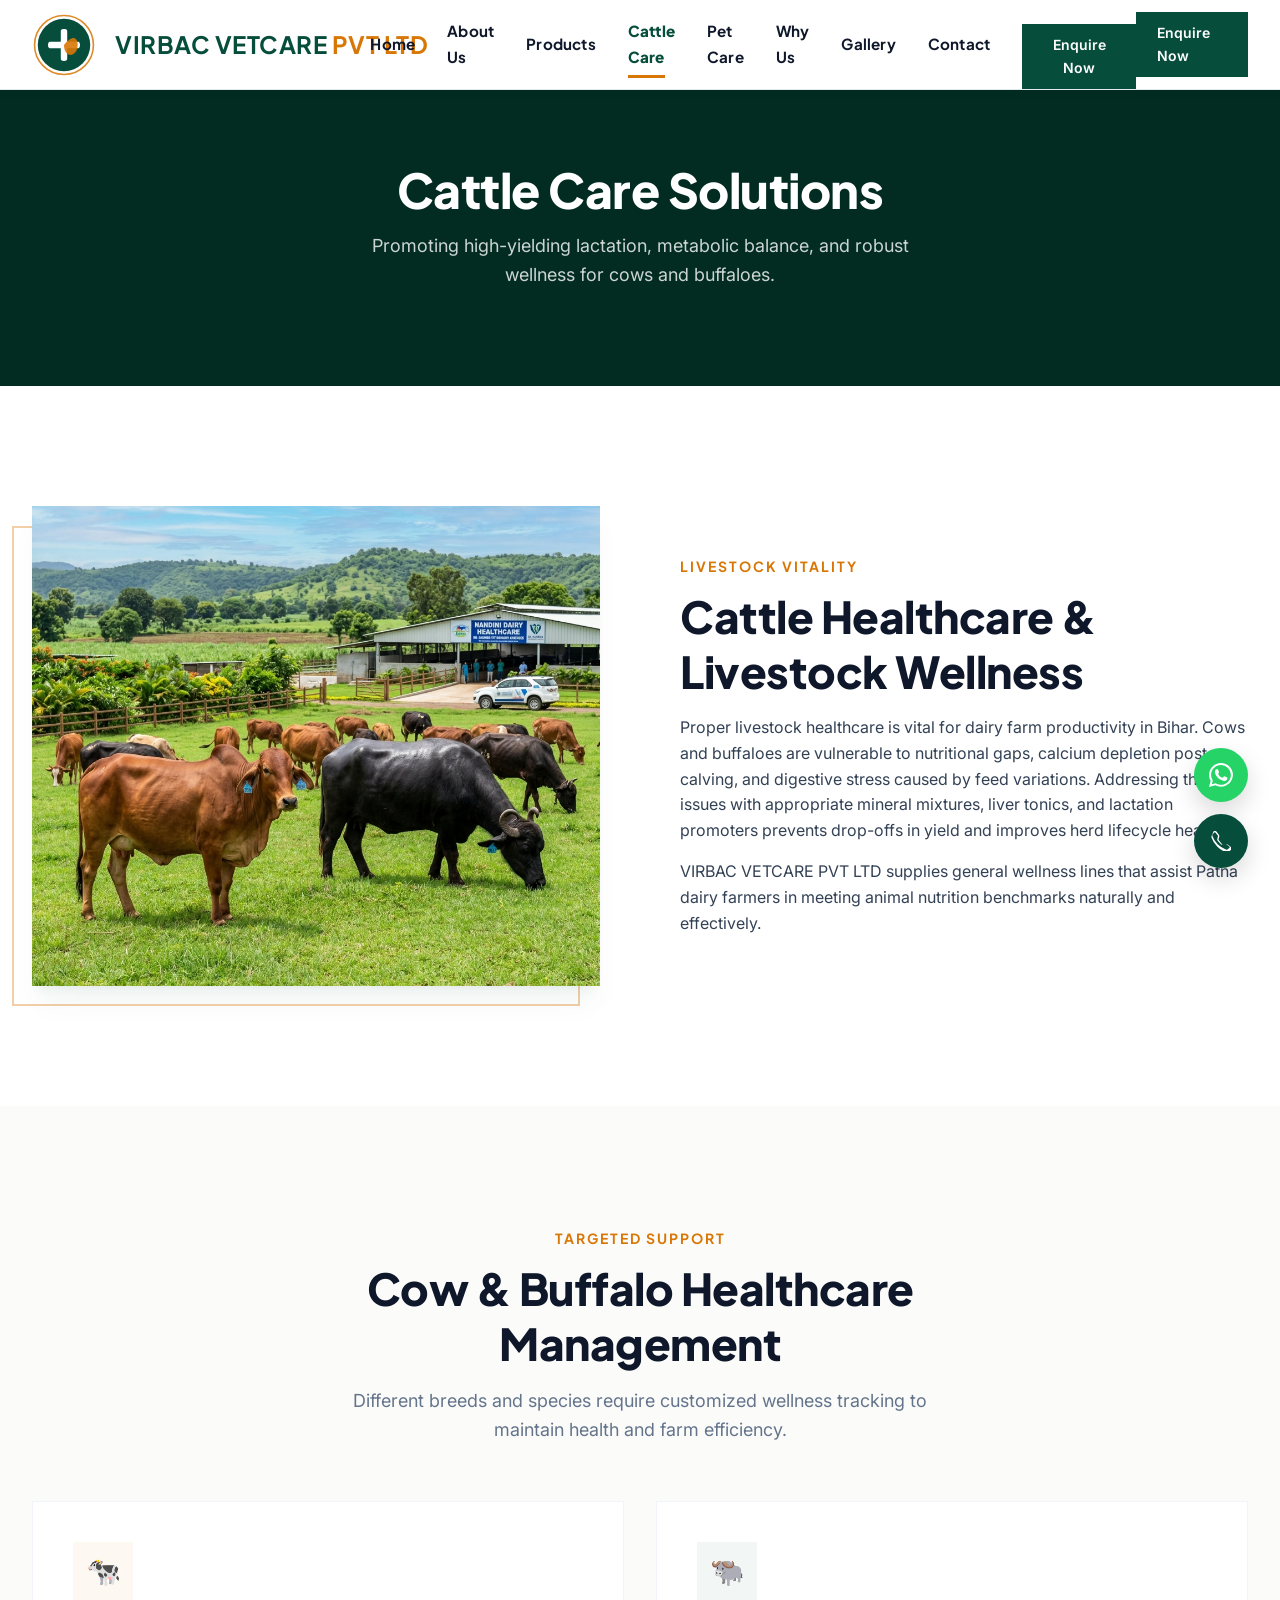
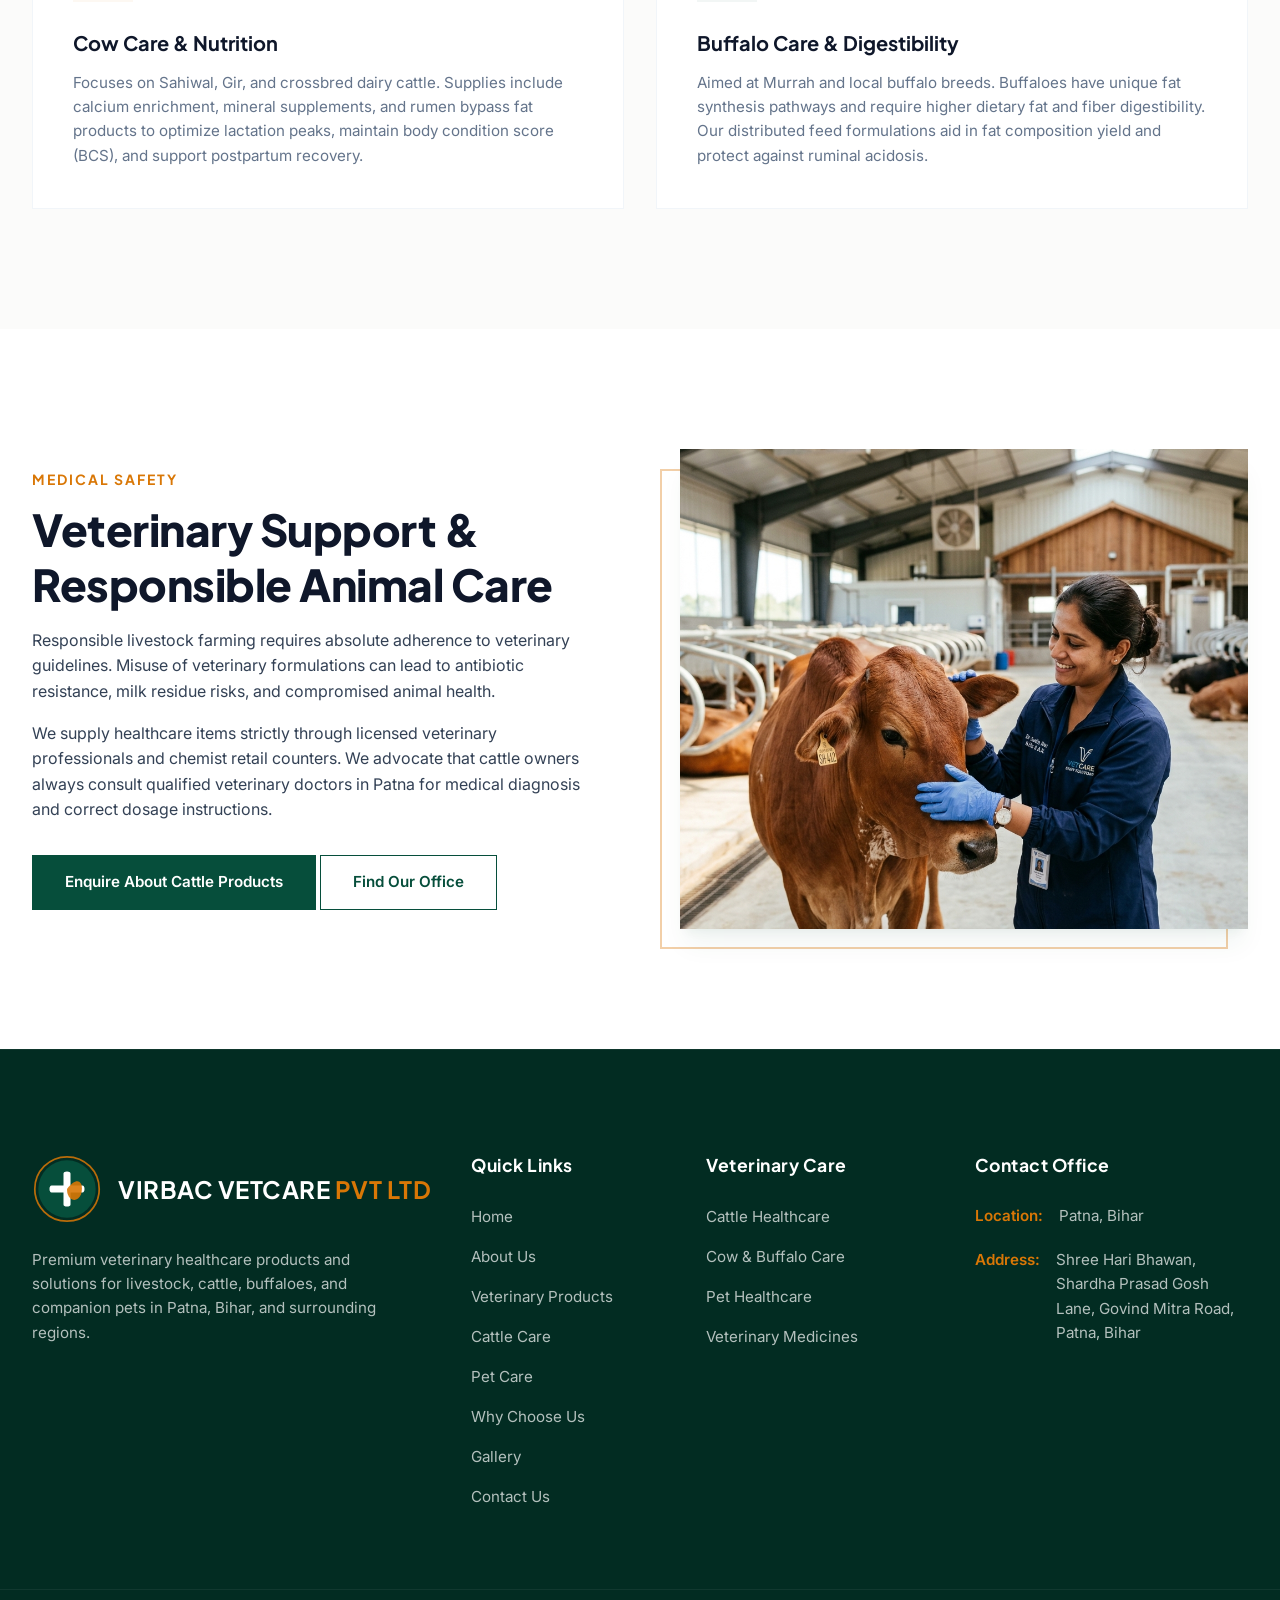
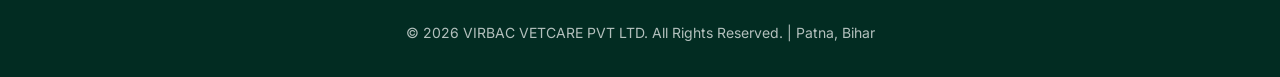
<file: cattle-care.html>
<!DOCTYPE html>
<html lang="en">
<head>
  <meta charset="UTF-8">
  <meta name="viewport" content="width=device-width, initial-scale=1.0">
  <title>Cattle Care & Livestock Healthcare | Virbac Vetcare Patna</title>
  <meta name="description" content="Dedicated cow care and buffalo care veterinary supplies in Patna. Discover premium livestock healthcare products distributed by VIRBAC VETCARE PVT LTD.">
  
  <!-- Open Graph -->
  <meta property="og:title" content="Cattle Care & Livestock Healthcare | Virbac Vetcare Patna">
  <meta property="og:description" content="Providing robust veterinary supply solutions to support herd health, lactation, and digestive fitness in Patna, Bihar.">
  <meta property="og:image" content="images/cattle-care.jpg">
  <meta property="og:type" content="website">
  
  <!-- Stylesheets -->
  <link rel="stylesheet" href="css/style.css">
</head>
<body>

  <!-- ==========================================
       HEADER
       ========================================== -->
  <header class="header">
    <div class="container">
      <div class="logo-container">
        <a href="index.html" class="logo-link">
          <img src="images/logo.svg" alt="VIRBAC VETCARE PVT LTD Logo" class="logo-img">
          <span class="logo-text">VIRBAC VETCARE <span class="logo-text-accent">PVT LTD</span></span>
        </a>
      </div>
      
      <nav>
        <ul class="nav-menu">
          <li><a href="index.html" class="nav-link">Home</a></li>
          <li><a href="about.html" class="nav-link">About Us</a></li>
          <li><a href="products.html" class="nav-link">Products</a></li>
          <li><a href="cattle-care.html" class="nav-link active">Cattle Care</a></li>
          <li><a href="pet-care.html" class="nav-link">Pet Care</a></li>
          <li><a href="why-us.html" class="nav-link">Why Us</a></li>
          <li><a href="gallery.html" class="nav-link">Gallery</a></li>
          <li><a href="contact.html" class="nav-link">Contact</a></li>
          <li class="mobile-cta" style="margin-top: 1.5rem; width: 100%;">
            <a href="#" class="btn btn-primary btn-sm" style="display: block; text-align: center;" data-enquire-now data-enquire-category="Cattle Healthcare">Enquire Now</a>
          </li>
        </ul>
      </nav>
      
      <div class="header-actions">
        <a href="#" class="btn btn-primary btn-sm" data-enquire-now data-enquire-category="Cattle Healthcare">Enquire Now</a>
        <button class="menu-toggle" aria-label="Toggle Navigation">
          <span></span>
          <span></span>
          <span></span>
        </button>
      </div>
    </div>
  </header>

  <!-- ==========================================
       PAGE HERO
       ========================================== -->
  <section class="page-hero">
    <div class="container">
      <h1 class="fade-up">Cattle Care Solutions</h1>
      <p class="fade-up delay-1">Promoting high-yielding lactation, metabolic balance, and robust wellness for cows and buffaloes.</p>
    </div>
  </section>

  <!-- ==========================================
       SECTION 1: CATTLE HEALTHCARE
       ========================================== -->
  <section class="section">
    <div class="container">
      <div class="split-section">
        <div class="split-img-wrapper fade-up">
          <div class="split-img">
            <img src="images/cattle-care.jpg" alt="Herd of healthy dairy Sahiwal cattle on a clean pasture in India">
          </div>
        </div>
        <div class="split-content fade-up delay-1">
          <span class="tagline">Livestock Vitality</span>
          <h2 class="section-title">Cattle Healthcare & Livestock Wellness</h2>
          <p>Proper livestock healthcare is vital for dairy farm productivity in Bihar. Cows and buffaloes are vulnerable to nutritional gaps, calcium depletion post-calving, and digestive stress caused by feed variations. Addressing these issues with appropriate mineral mixtures, liver tonics, and lactation promoters prevents drop-offs in yield and improves herd lifecycle health.</p>
          <p style="margin-top: 1rem;">VIRBAC VETCARE PVT LTD supplies general wellness lines that assist Patna dairy farmers in meeting animal nutrition benchmarks naturally and effectively.</p>
        </div>
      </div>
    </div>
  </section>

  <!-- ==========================================
       SECTION 2: COW CARE & BUFFALO CARE (GRID)
       ========================================== -->
  <section class="section bg-soft">
    <div class="container">
      <div class="text-center fade-up">
        <span class="tagline">Targeted Support</span>
        <h2 class="section-title center">Cow & Buffalo Healthcare Management</h2>
        <p class="section-subtitle center">Different breeds and species require customized wellness tracking to maintain health and farm efficiency.</p>
      </div>
      
      <div class="grid grid-2 fade-up delay-1">
        <!-- Cow Care Block -->
        <div class="card">
          <div class="card-icon" style="background-color: rgba(217, 119, 6, 0.05); color: var(--accent);">🐄</div>
          <h3 class="card-title">Cow Care & Nutrition</h3>
          <p class="card-text">Focuses on Sahiwal, Gir, and crossbred dairy cattle. Supplies include calcium enrichment, mineral supplements, and rumen bypass fat products to optimize lactation peaks, maintain body condition score (BCS), and support postpartum recovery.</p>
        </div>
        
        <!-- Buffalo Care Block -->
        <div class="card">
          <div class="card-icon">🐃</div>
          <h3 class="card-title">Buffalo Care & Digestibility</h3>
          <p class="card-text">Aimed at Murrah and local buffalo breeds. Buffaloes have unique fat synthesis pathways and require higher dietary fat and fiber digestibility. Our distributed feed formulations aid in fat composition yield and protect against ruminal acidosis.</p>
        </div>
      </div>
    </div>
  </section>

  <!-- ==========================================
       SECTION 3: VET SUPPORT & RESPONSIBLE HEALTHCARE
       ========================================== -->
  <section class="section">
    <div class="container">
      <div class="split-section reverse">
        <div class="split-content fade-up">
          <span class="tagline">Medical Safety</span>
          <h2 class="section-title">Veterinary Support & Responsible Animal Care</h2>
          <p>Responsible livestock farming requires absolute adherence to veterinary guidelines. Misuse of veterinary formulations can lead to antibiotic resistance, milk residue risks, and compromised animal health.</p>
          <p style="margin-top: 1rem;">We supply healthcare items strictly through licensed veterinary professionals and chemist retail counters. We advocate that cattle owners always consult qualified veterinary doctors in Patna for medical diagnosis and correct dosage instructions.</p>
          <div style="margin-top: 2rem;">
            <a href="#" class="btn btn-primary" data-enquire-now data-enquire-category="Cattle Healthcare">Enquire About Cattle Products</a>
            <a href="contact.html" class="btn btn-outline">Find Our Office</a>
          </div>
        </div>
        <div class="split-img-wrapper fade-up delay-1">
          <div class="split-img">
            <img src="images/intro-about.jpg" alt="Veterinarian performing professional herd checking">
          </div>
        </div>
      </div>
    </div>
  </section>

  <!-- ==========================================
       FOOTER
       ========================================== -->
  <footer class="footer">
    <div class="container">
      <div class="footer-top">
        <div class="footer-brand">
          <a href="index.html" class="logo-link">
            <img src="images/logo.svg" alt="VIRBAC VETCARE PVT LTD Logo" class="logo-img">
            <span class="logo-text">VIRBAC VETCARE <span class="logo-text-accent">PVT LTD</span></span>
          </a>
          <p>Premium veterinary healthcare products and solutions for livestock, cattle, buffaloes, and companion pets in Patna, Bihar, and surrounding regions.</p>
        </div>
        
        <div>
          <h4 class="footer-title">Quick Links</h4>
          <ul class="footer-links">
            <li><a href="index.html">Home</a></li>
            <li><a href="about.html">About Us</a></li>
            <li><a href="products.html">Veterinary Products</a></li>
            <li><a href="cattle-care.html">Cattle Care</a></li>
            <li><a href="pet-care.html">Pet Care</a></li>
            <li><a href="why-us.html">Why Choose Us</a></li>
            <li><a href="gallery.html">Gallery</a></li>
            <li><a href="contact.html">Contact Us</a></li>
          </ul>
        </div>
        
        <div>
          <h4 class="footer-title">Veterinary Care</h4>
          <ul class="footer-links">
            <li><a href="cattle-care.html">Cattle Healthcare</a></li>
            <li><a href="cattle-care.html">Cow & Buffalo Care</a></li>
            <li><a href="pet-care.html">Pet Healthcare</a></li>
            <li><a href="products.html">Veterinary Medicines</a></li>
          </ul>
        </div>
        
        <div>
          <h4 class="footer-title">Contact Office</h4>
          <ul class="footer-contact-info">
            <li>
              <span>Location:</span>
              <span>Patna, Bihar</span>
            </li>
            <li>
              <span>Address:</span>
              <span>Shree Hari Bhawan, Shardha Prasad Gosh Lane, Govind Mitra Road, Patna, Bihar</span>
            </li>
          </ul>
        </div>
      </div>
    </div>
    
    <div class="footer-bottom">
      <div class="container">
        <p>&copy; 2026 VIRBAC VETCARE PVT LTD. All Rights Reserved. | Patna, Bihar</p>
      </div>
    </div>
  </footer>

  <!-- ==========================================
       ENQUIRY MODAL
       ========================================== -->
  <div class="modal" id="enquiryModal">
    <div class="modal-box">
      <div class="modal-header">
        <h3>Product Enquiry</h3>
        <button class="modal-close" aria-label="Close modal">&times;</button>
      </div>
      <div class="modal-body">
        <form class="validate-form">
          <div class="alert alert-success"></div>
          <div class="alert alert-error"></div>
          
          <div class="form-group">
            <label for="modalName">Full Name *</label>
            <input type="text" id="modalName" name="name" class="form-input" placeholder="Your name" required>
          </div>
          
          <div class="form-group">
            <label for="modalPhone">Mobile Number *</label>
            <input type="tel" id="modalPhone" name="phone" class="form-input" placeholder="10-digit mobile number" required>
          </div>
          
          <div class="form-group">
            <label for="modalEmail">Email Address (Optional)</label>
            <input type="email" id="modalEmail" name="email" class="form-input" placeholder="yourname@example.com">
          </div>
          
          <div class="form-group">
            <label for="enquiryInterest">Interested In *</label>
            <select id="enquiryInterest" name="interest" class="form-input" required>
              <option value="General Enquiry">General Enquiry</option>
              <option value="Cattle Healthcare">Cattle Healthcare</option>
              <option value="Cow/Buffalo Medicines">Cow/Buffalo Medicines</option>
              <option value="Pet Healthcare">Pet Healthcare</option>
              <option value="Veterinary Products">Veterinary Products</option>
            </select>
          </div>
          
          <div class="form-group">
            <label for="modalMessage">Your Message *</label>
            <textarea id="modalMessage" name="message" class="form-input" placeholder="Describe your healthcare requirement..." required></textarea>
          </div>
          
          <button type="submit" class="btn btn-primary" style="width: 100%;">Send Enquiry</button>
        </form>
      </div>
    </div>
  </div>

  <!-- ==========================================
       FLOATING CALL & WHATSAPP BUTTONS
       ========================================== -->
  <div class="floating-actions">
    <!-- Replace 91XXXXXXXXXX with your actual WhatsApp business number -->
    <a href="https://wa.me/91XXXXXXXXXX?text=Hi%20Virbac%20Vetcare,%20I%20have%20an%20enquiry%20regarding%20veterinary%20medicines." class="floating-btn floating-whatsapp" target="_blank" rel="noopener" aria-label="Chat on WhatsApp">
      <svg xmlns="http://www.w3.org/2000/svg" width="24" height="24" fill="currentColor" viewBox="0 0 16 16">
        <path d="M13.601 2.326A7.854 7.854 0 0 0 7.994 0C3.627 0 .068 3.558.064 7.926c0 1.399.366 2.76 1.057 3.965L0 16l4.204-1.102a7.933 7.933 0 0 0 3.79.907h.004c4.368 0 7.926-3.559 7.93-7.93a7.897 7.897 0 0 0-2.327-5.615zM7.994 14.52a6.573 6.573 0 0 1-3.356-.92l-.24-.144-2.494.654.666-2.433-.156-.251a6.56 6.56 0 0 1-1.007-3.505c0-3.626 2.957-6.584 6.591-6.584a6.56 6.56 0 0 1 4.66 1.931 6.557 6.557 0 0 1 1.928 4.66c-.004 3.639-2.961 6.592-6.592 6.592zm3.69-4.98c-.202-.1-1.194-.59-1.371-.652-.177-.062-.307-.094-.437.094-.13.188-.507.637-.621.766-.113.128-.227.144-.43.042-.202-.1-.853-.314-1.624-.997-.6-.537-1.005-1.2-1.123-1.401-.118-.202-.012-.311.089-.41.09-.09.202-.237.302-.354.101-.118.134-.2.202-.338.069-.138.035-.259-.018-.362-.052-.1-.437-1.05-.598-1.44-.158-.387-.333-.335-.458-.335h-.391c-.138 0-.362.052-.551.259-.19.207-.724.707-.724 1.725 0 1.018.74 2.002.842 2.14.102.137 1.454 2.22 3.52 3.109.492.212.875.339 1.173.433.494.157.943.135 1.298.082.395-.058 1.194-.488 1.362-1.06.168-.572.168-1.063.118-1.163-.05-.1-.188-.152-.39-.253z"/>
      </svg>
    </a>
    <!-- Replace +910000000000 with your actual business phone number -->
    <a href="tel:+910000000000" class="floating-btn floating-call" aria-label="Call Us">
      <svg xmlns="http://www.w3.org/2000/svg" width="20" height="20" fill="currentColor" viewBox="0 0 16 16">
        <path d="M3.654 1.328a.678.678 0 0 0-1.015-.063L1.605 2.3c-.483.484-.661 1.169-.45 1.77a17.568 17.568 0 0 0 4.168 6.608 17.569 17.569 0 0 0 6.608 4.168c.601.211 1.286.033 1.77-.45l1.034-1.034a.678.678 0 0 0-.063-1.015l-2.307-1.794a.678.678 0 0 0-.58-.122l-2.19.547a1.745 1.745 0 0 1-1.657-.459L5.482 8.062a1.745 1.745 0 0 1-.46-1.657l.548-2.19a.678.678 0 0 0-.122-.58L3.654 1.328zM1.884.511a1.745 1.745 0 0 1 2.612.163L6.29 2.98c.329.423.445.974.315 1.494l-.547 2.19a.678.678 0 0 0 .06.459L9.205 10.9a.678.678 0 0 0 .46.06l2.19-.547a1.745 1.745 0 0 1 1.494.315l2.306 1.794c.829.645.905 1.87.163 2.611l-1.034 1.034c-.74.74-1.846 1.065-2.877.702a18.634 18.634 0 0 1-7.01-4.42 18.634 18.634 0 0 1-4.42-7.009c-.362-1.03-.037-2.137.703-2.877L1.885.511z"/>
      </svg>
    </a>
  </div>

  <!-- Scripts -->
  <script src="js/main.js"></script>
</body>
</html>
</file>
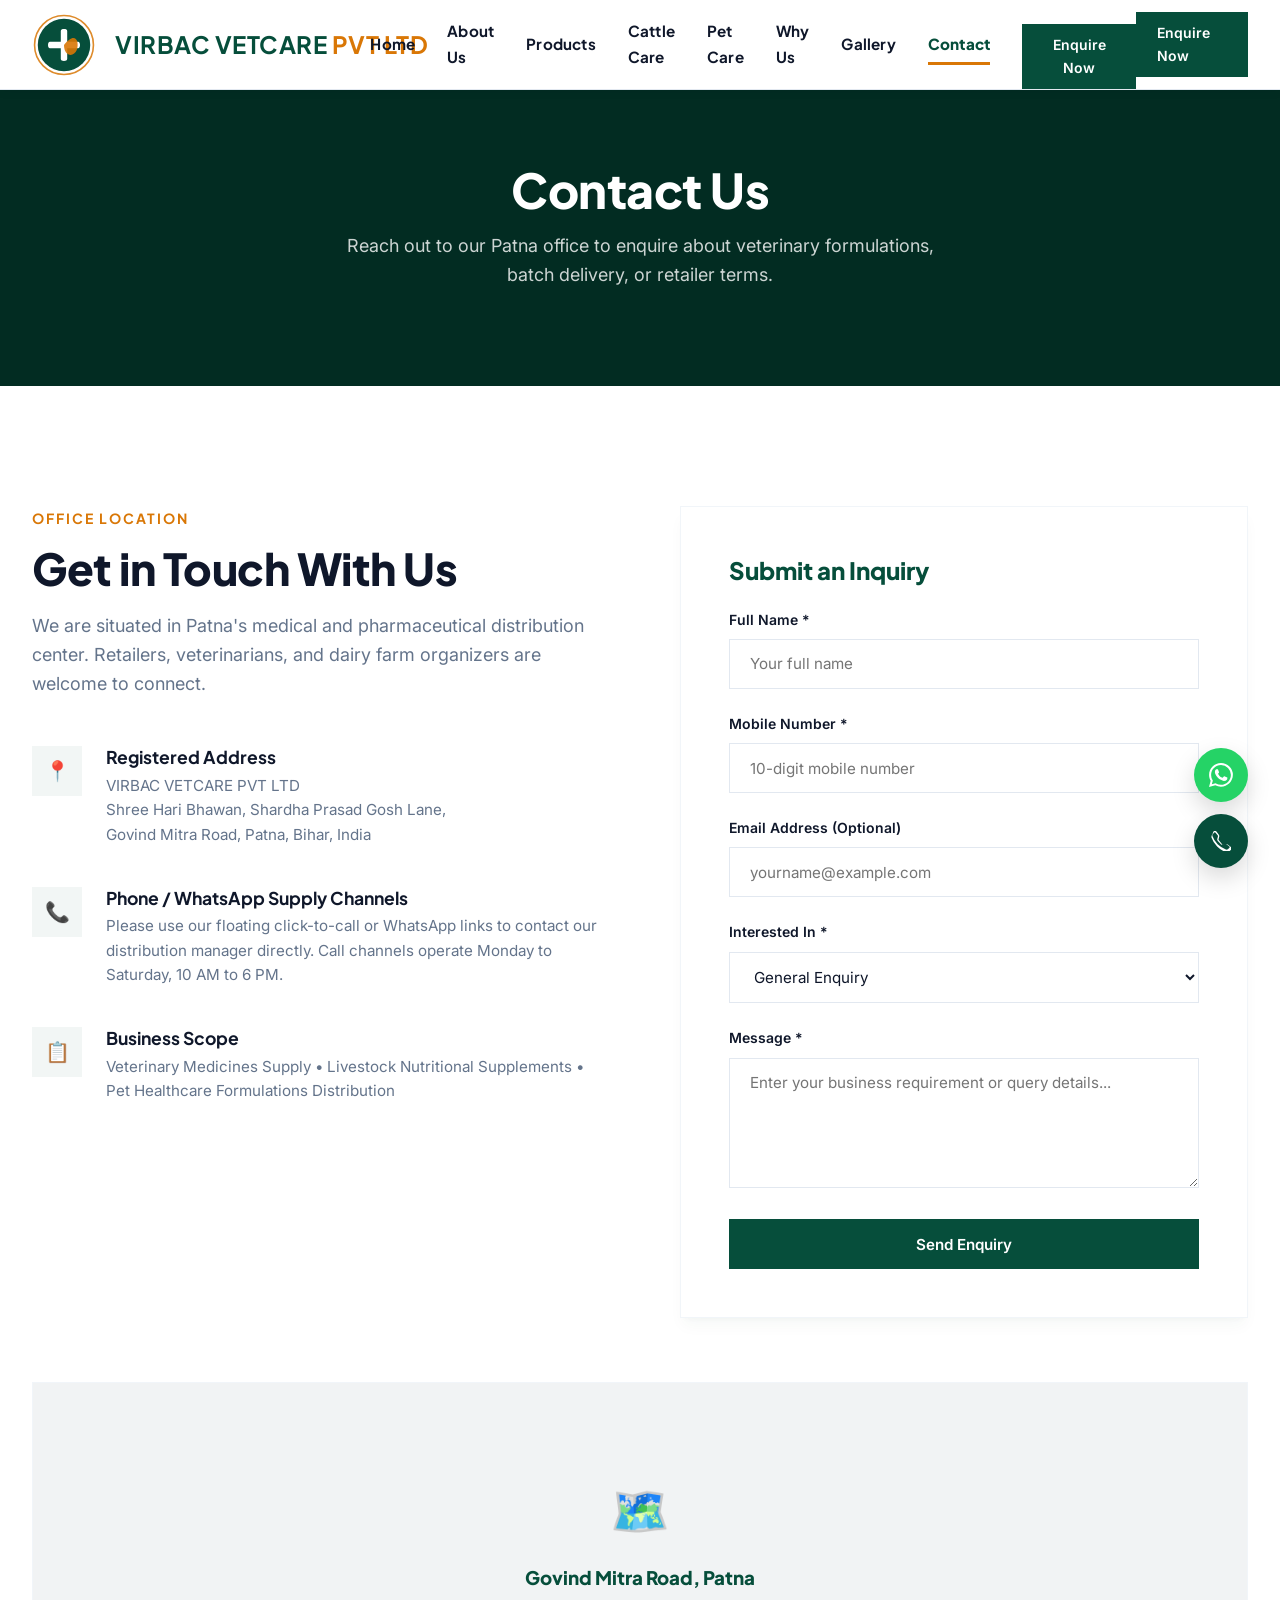
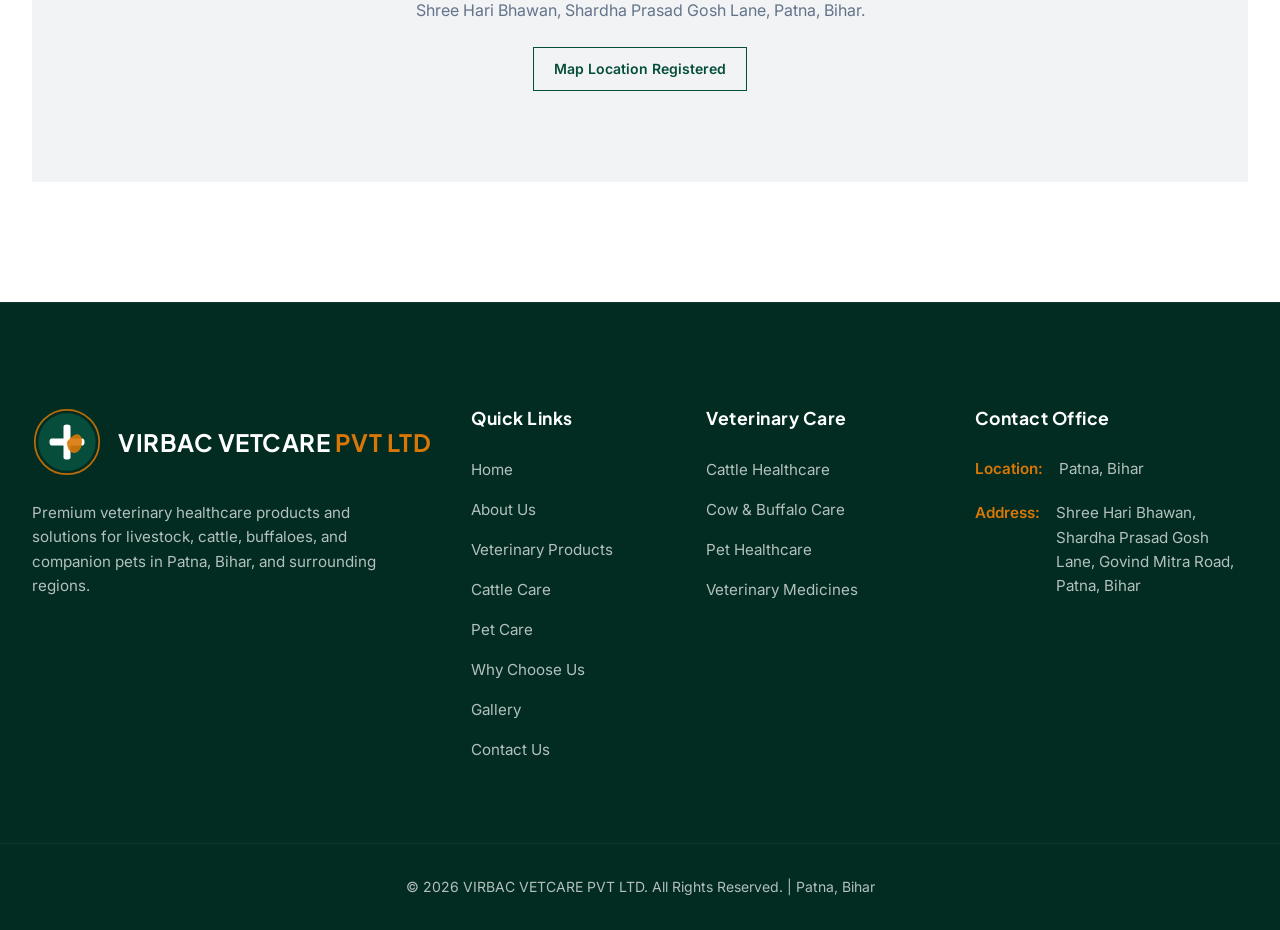
<file: contact.html>
<!DOCTYPE html>
<html lang="en">
<head>
  <meta charset="UTF-8">
  <meta name="viewport" content="width=device-width, initial-scale=1.0">
  <title>Contact Us | Virbac Vetcare Pvt Ltd Patna Bihar</title>
  <meta name="description" content="Contact VIRBAC VETCARE BASE PVT LTD at Govind Mitra Road, Patna. Send your veterinary medicine product inquiries using our secure online form.">
  
  <!-- Open Graph -->
  <meta property="og:title" content="Contact Us | Virbac Vetcare Pvt Ltd">
  <meta property="og:description" content="Reach out for bulk veterinary medicine supply, retailer deals, or cattle and pet healthcare queries in Patna, Bihar.">
  <meta property="og:image" content="images/hero-home.jpg">
  <meta property="og:type" content="website">
  
  <!-- Stylesheets -->
  <link rel="stylesheet" href="css/style.css">
</head>
<body>

  <!-- ==========================================
       HEADER
       ========================================== -->
  <header class="header">
    <div class="container">
      <div class="logo-container">
        <a href="index.html" class="logo-link">
          <img src="images/logo.svg" alt="VIRBAC VETCARE PVT LTD Logo" class="logo-img">
          <span class="logo-text">VIRBAC VETCARE <span class="logo-text-accent">PVT LTD</span></span>
        </a>
      </div>
      
      <nav>
        <ul class="nav-menu">
          <li><a href="index.html" class="nav-link">Home</a></li>
          <li><a href="about.html" class="nav-link">About Us</a></li>
          <li><a href="products.html" class="nav-link">Products</a></li>
          <li><a href="cattle-care.html" class="nav-link">Cattle Care</a></li>
          <li><a href="pet-care.html" class="nav-link">Pet Care</a></li>
          <li><a href="why-us.html" class="nav-link">Why Us</a></li>
          <li><a href="gallery.html" class="nav-link">Gallery</a></li>
          <li><a href="contact.html" class="nav-link active">Contact</a></li>
          <li class="mobile-cta" style="margin-top: 1.5rem; width: 100%;">
            <a href="#" class="btn btn-primary btn-sm" style="display: block; text-align: center;" data-enquire-now data-enquire-category="General Enquiry">Enquire Now</a>
          </li>
        </ul>
      </nav>
      
      <div class="header-actions">
        <a href="#" class="btn btn-primary btn-sm" data-enquire-now data-enquire-category="General Enquiry">Enquire Now</a>
        <button class="menu-toggle" aria-label="Toggle Navigation">
          <span></span>
          <span></span>
          <span></span>
        </button>
      </div>
    </div>
  </header>

  <!-- ==========================================
       PAGE HERO
       ========================================== -->
  <section class="page-hero">
    <div class="container">
      <h1 class="fade-up">Contact Us</h1>
      <p class="fade-up delay-1">Reach out to our Patna office to enquire about veterinary formulations, batch delivery, or retailer terms.</p>
    </div>
  </section>

  <!-- ==========================================
       CONTACT LAYOUT SECTION
       ========================================== -->
  <section class="section">
    <div class="container">
      <div class="contact-layout">
        
        <!-- Info Cards -->
        <div class="fade-up">
          <span class="tagline">Office Location</span>
          <h2 class="section-title">Get in Touch With Us</h2>
          <p class="section-subtitle" style="margin-bottom: 3rem;">We are situated in Patna's medical and pharmaceutical distribution center. Retailers, veterinarians, and dairy farm organizers are welcome to connect.</p>
          
          <div class="contact-info-list">
            <!-- Address Item -->
            <div class="contact-info-item">
              <div class="contact-info-icon">📍</div>
              <div class="contact-info-detail">
                <h4>Registered Address</h4>
                <p>VIRBAC VETCARE PVT LTD<br>Shree Hari Bhawan, Shardha Prasad Gosh Lane,<br>Govind Mitra Road, Patna, Bihar, India</p>
              </div>
            </div>
            
            <!-- Email/Contact Placeholder Item -->
            <div class="contact-info-item">
              <div class="contact-info-icon">📞</div>
              <div class="contact-info-detail">
                <h4>Phone / WhatsApp Supply Channels</h4>
                <p>Please use our floating click-to-call or WhatsApp links to contact our distribution manager directly. Call channels operate Monday to Saturday, 10 AM to 6 PM.</p>
              </div>
            </div>
            
            <!-- Business Classification -->
            <div class="contact-info-item">
              <div class="contact-info-icon">📋</div>
              <div class="contact-info-detail">
                <h4>Business Scope</h4>
                <p>Veterinary Medicines Supply • Livestock Nutritional Supplements • Pet Healthcare Formulations Distribution</p>
              </div>
            </div>
          </div>
        </div>
        
        <!-- Interactive Form -->
        <div class="fade-up delay-1">
          <div class="contact-form-card">
            <h3 style="font-size: 1.5rem; font-weight: 800; margin-bottom: 1.5rem; color: var(--primary);">Submit an Inquiry</h3>
            <form class="validate-form">
              <div class="alert alert-success"></div>
              <div class="alert alert-error"></div>
              
              <div class="form-group">
                <label for="contactName">Full Name *</label>
                <input type="text" id="contactName" name="name" class="form-input" placeholder="Your full name" required>
              </div>
              
              <div class="form-group">
                <label for="contactPhone">Mobile Number *</label>
                <input type="tel" id="contactPhone" name="phone" class="form-input" placeholder="10-digit mobile number" required>
              </div>
              
              <div class="form-group">
                <label for="contactEmail">Email Address (Optional)</label>
                <input type="email" id="contactEmail" name="email" class="form-input" placeholder="yourname@example.com">
              </div>
              
              <div class="form-group">
                <label for="contactInterest">Interested In *</label>
                <select id="contactInterest" name="interest" class="form-input" required>
                  <option value="General Enquiry">General Enquiry</option>
                  <option value="Cattle Healthcare">Cattle Healthcare</option>
                  <option value="Cow/Buffalo Medicines">Cow/Buffalo Medicines</option>
                  <option value="Pet Healthcare">Pet Healthcare</option>
                  <option value="Veterinary Products">Veterinary Products</option>
                </select>
              </div>
              
              <div class="form-group">
                <label for="contactMessage">Message *</label>
                <textarea id="contactMessage" name="message" class="form-input" placeholder="Enter your business requirement or query details..." required></textarea>
              </div>
              
              <button type="submit" class="btn btn-primary" style="width: 100%;">Send Enquiry</button>
            </form>
          </div>
        </div>
        
      </div>
      
      <!-- Styled Corporate Map Placeholder -->
      <div class="map-container fade-up">
        <div class="map-placeholder">
          <div style="font-size: 3rem; margin-bottom: 1rem; color: var(--primary);">🗺️</div>
          <h3 style="font-family: var(--font-heading); font-weight: 800; color: var(--primary); margin-bottom: 0.5rem;">Govind Mitra Road, Patna</h3>
          <p style="color: var(--text-muted); max-width: 500px; margin-bottom: 1.5rem;">Shree Hari Bhawan, Shardha Prasad Gosh Lane, Patna, Bihar.</p>
          <span class="btn btn-outline btn-sm" style="pointer-events: none;">Map Location Registered</span>
        </div>
      </div>
      
    </div>
  </section>

  <!-- ==========================================
       FOOTER
       ========================================== -->
  <footer class="footer">
    <div class="container">
      <div class="footer-top">
        <div class="footer-brand">
          <a href="index.html" class="logo-link">
            <img src="images/logo.svg" alt="VIRBAC VETCARE PVT LTD Logo" class="logo-img">
            <span class="logo-text">VIRBAC VETCARE <span class="logo-text-accent">PVT LTD</span></span>
          </a>
          <p>Premium veterinary healthcare products and solutions for livestock, cattle, buffaloes, and companion pets in Patna, Bihar, and surrounding regions.</p>
        </div>
        
        <div>
          <h4 class="footer-title">Quick Links</h4>
          <ul class="footer-links">
            <li><a href="index.html">Home</a></li>
            <li><a href="about.html">About Us</a></li>
            <li><a href="products.html">Veterinary Products</a></li>
            <li><a href="cattle-care.html">Cattle Care</a></li>
            <li><a href="pet-care.html">Pet Care</a></li>
            <li><a href="why-us.html">Why Choose Us</a></li>
            <li><a href="gallery.html">Gallery</a></li>
            <li><a href="contact.html">Contact Us</a></li>
          </ul>
        </div>
        
        <div>
          <h4 class="footer-title">Veterinary Care</h4>
          <ul class="footer-links">
            <li><a href="cattle-care.html">Cattle Healthcare</a></li>
            <li><a href="cattle-care.html">Cow & Buffalo Care</a></li>
            <li><a href="pet-care.html">Pet Healthcare</a></li>
            <li><a href="products.html">Veterinary Medicines</a></li>
          </ul>
        </div>
        
        <div>
          <h4 class="footer-title">Contact Office</h4>
          <ul class="footer-contact-info">
            <li>
              <span>Location:</span>
              <span>Patna, Bihar</span>
            </li>
            <li>
              <span>Address:</span>
              <span>Shree Hari Bhawan, Shardha Prasad Gosh Lane, Govind Mitra Road, Patna, Bihar</span>
            </li>
          </ul>
        </div>
      </div>
    </div>
    
    <div class="footer-bottom">
      <div class="container">
        <p>&copy; 2026 VIRBAC VETCARE PVT LTD. All Rights Reserved. | Patna, Bihar</p>
      </div>
    </div>
  </footer>

  <!-- ==========================================
       ENQUIRY MODAL
       ========================================== -->
  <div class="modal" id="enquiryModal">
    <div class="modal-box">
      <div class="modal-header">
        <h3>Product Enquiry</h3>
        <button class="modal-close" aria-label="Close modal">&times;</button>
      </div>
      <div class="modal-body">
        <form class="validate-form">
          <div class="alert alert-success"></div>
          <div class="alert alert-error"></div>
          
          <div class="form-group">
            <label for="modalName">Full Name *</label>
            <input type="text" id="modalName" name="name" class="form-input" placeholder="Your name" required>
          </div>
          
          <div class="form-group">
            <label for="modalPhone">Mobile Number *</label>
            <input type="tel" id="modalPhone" name="phone" class="form-input" placeholder="10-digit mobile number" required>
          </div>
          
          <div class="form-group">
            <label for="modalEmail">Email Address (Optional)</label>
            <input type="email" id="modalEmail" name="email" class="form-input" placeholder="yourname@example.com">
          </div>
          
          <div class="form-group">
            <label for="enquiryInterest">Interested In *</label>
            <select id="enquiryInterest" name="interest" class="form-input" required>
              <option value="General Enquiry">General Enquiry</option>
              <option value="Cattle Healthcare">Cattle Healthcare</option>
              <option value="Cow/Buffalo Medicines">Cow/Buffalo Medicines</option>
              <option value="Pet Healthcare">Pet Healthcare</option>
              <option value="Veterinary Products">Veterinary Products</option>
            </select>
          </div>
          
          <div class="form-group">
            <label for="modalMessage">Your Message *</label>
            <textarea id="modalMessage" name="message" class="form-input" placeholder="Describe your healthcare requirement..." required></textarea>
          </div>
          
          <button type="submit" class="btn btn-primary" style="width: 100%;">Send Enquiry</button>
        </form>
      </div>
    </div>
  </div>

  <!-- ==========================================
       FLOATING CALL & WHATSAPP BUTTONS
       ========================================== -->
  <div class="floating-actions">
    <!-- Replace 91XXXXXXXXXX with your actual WhatsApp business number -->
    <a href="https://wa.me/91XXXXXXXXXX?text=Hi%20Virbac%20Vetcare,%20I%20have%20an%20enquiry%20regarding%20veterinary%20medicines." class="floating-btn floating-whatsapp" target="_blank" rel="noopener" aria-label="Chat on WhatsApp">
      <svg xmlns="http://www.w3.org/2000/svg" width="24" height="24" fill="currentColor" viewBox="0 0 16 16">
        <path d="M13.601 2.326A7.854 7.854 0 0 0 7.994 0C3.627 0 .068 3.558.064 7.926c0 1.399.366 2.76 1.057 3.965L0 16l4.204-1.102a7.933 7.933 0 0 0 3.79.907h.004c4.368 0 7.926-3.559 7.93-7.93a7.897 7.897 0 0 0-2.327-5.615zM7.994 14.52a6.573 6.573 0 0 1-3.356-.92l-.24-.144-2.494.654.666-2.433-.156-.251a6.56 6.56 0 0 1-1.007-3.505c0-3.626 2.957-6.584 6.591-6.584a6.56 6.56 0 0 1 4.66 1.931 6.557 6.557 0 0 1 1.928 4.66c-.004 3.639-2.961 6.592-6.592 6.592zm3.69-4.98c-.202-.1-1.194-.59-1.371-.652-.177-.062-.307-.094-.437.094-.13.188-.507.637-.621.766-.113.128-.227.144-.43.042-.202-.1-.853-.314-1.624-.997-.6-.537-1.005-1.2-1.123-1.401-.118-.202-.012-.311.089-.41.09-.09.202-.237.302-.354.101-.118.134-.2.202-.338.069-.138.035-.259-.018-.362-.052-.1-.437-1.05-.598-1.44-.158-.387-.333-.335-.458-.335h-.391c-.138 0-.362.052-.551.259-.19.207-.724.707-.724 1.725 0 1.018.74 2.002.842 2.14.102.137 1.454 2.22 3.52 3.109.492.212.875.339 1.173.433.494.157.943.135 1.298.082.395-.058 1.194-.488 1.362-1.06.168-.572.168-1.063.118-1.163-.05-.1-.188-.152-.39-.253z"/>
      </svg>
    </a>
    <!-- Replace +910000000000 with your actual business phone number -->
    <a href="tel:+910000000000" class="floating-btn floating-call" aria-label="Call Us">
      <svg xmlns="http://www.w3.org/2000/svg" width="20" height="20" fill="currentColor" viewBox="0 0 16 16">
        <path d="M3.654 1.328a.678.678 0 0 0-1.015-.063L1.605 2.3c-.483.484-.661 1.169-.45 1.77a17.568 17.568 0 0 0 4.168 6.608 17.569 17.569 0 0 0 6.608 4.168c.601.211 1.286.033 1.77-.45l1.034-1.034a.678.678 0 0 0-.063-1.015l-2.307-1.794a.678.678 0 0 0-.58-.122l-2.19.547a1.745 1.745 0 0 1-1.657-.459L5.482 8.062a1.745 1.745 0 0 1-.46-1.657l.548-2.19a.678.678 0 0 0-.122-.58L3.654 1.328zM1.884.511a1.745 1.745 0 0 1 2.612.163L6.29 2.98c.329.423.445.974.315 1.494l-.547 2.19a.678.678 0 0 0 .06.459L9.205 10.9a.678.678 0 0 0 .46.06l2.19-.547a1.745 1.745 0 0 1 1.494.315l2.306 1.794c.829.645.905 1.87.163 2.611l-1.034 1.034c-.74.74-1.846 1.065-2.877.702a18.634 18.634 0 0 1-7.01-4.42 18.634 18.634 0 0 1-4.42-7.009c-.362-1.03-.037-2.137.703-2.877L1.885.511z"/>
      </svg>
    </a>
  </div>

  <!-- Scripts -->
  <script src="js/main.js"></script>
</body>
</html>
</file>
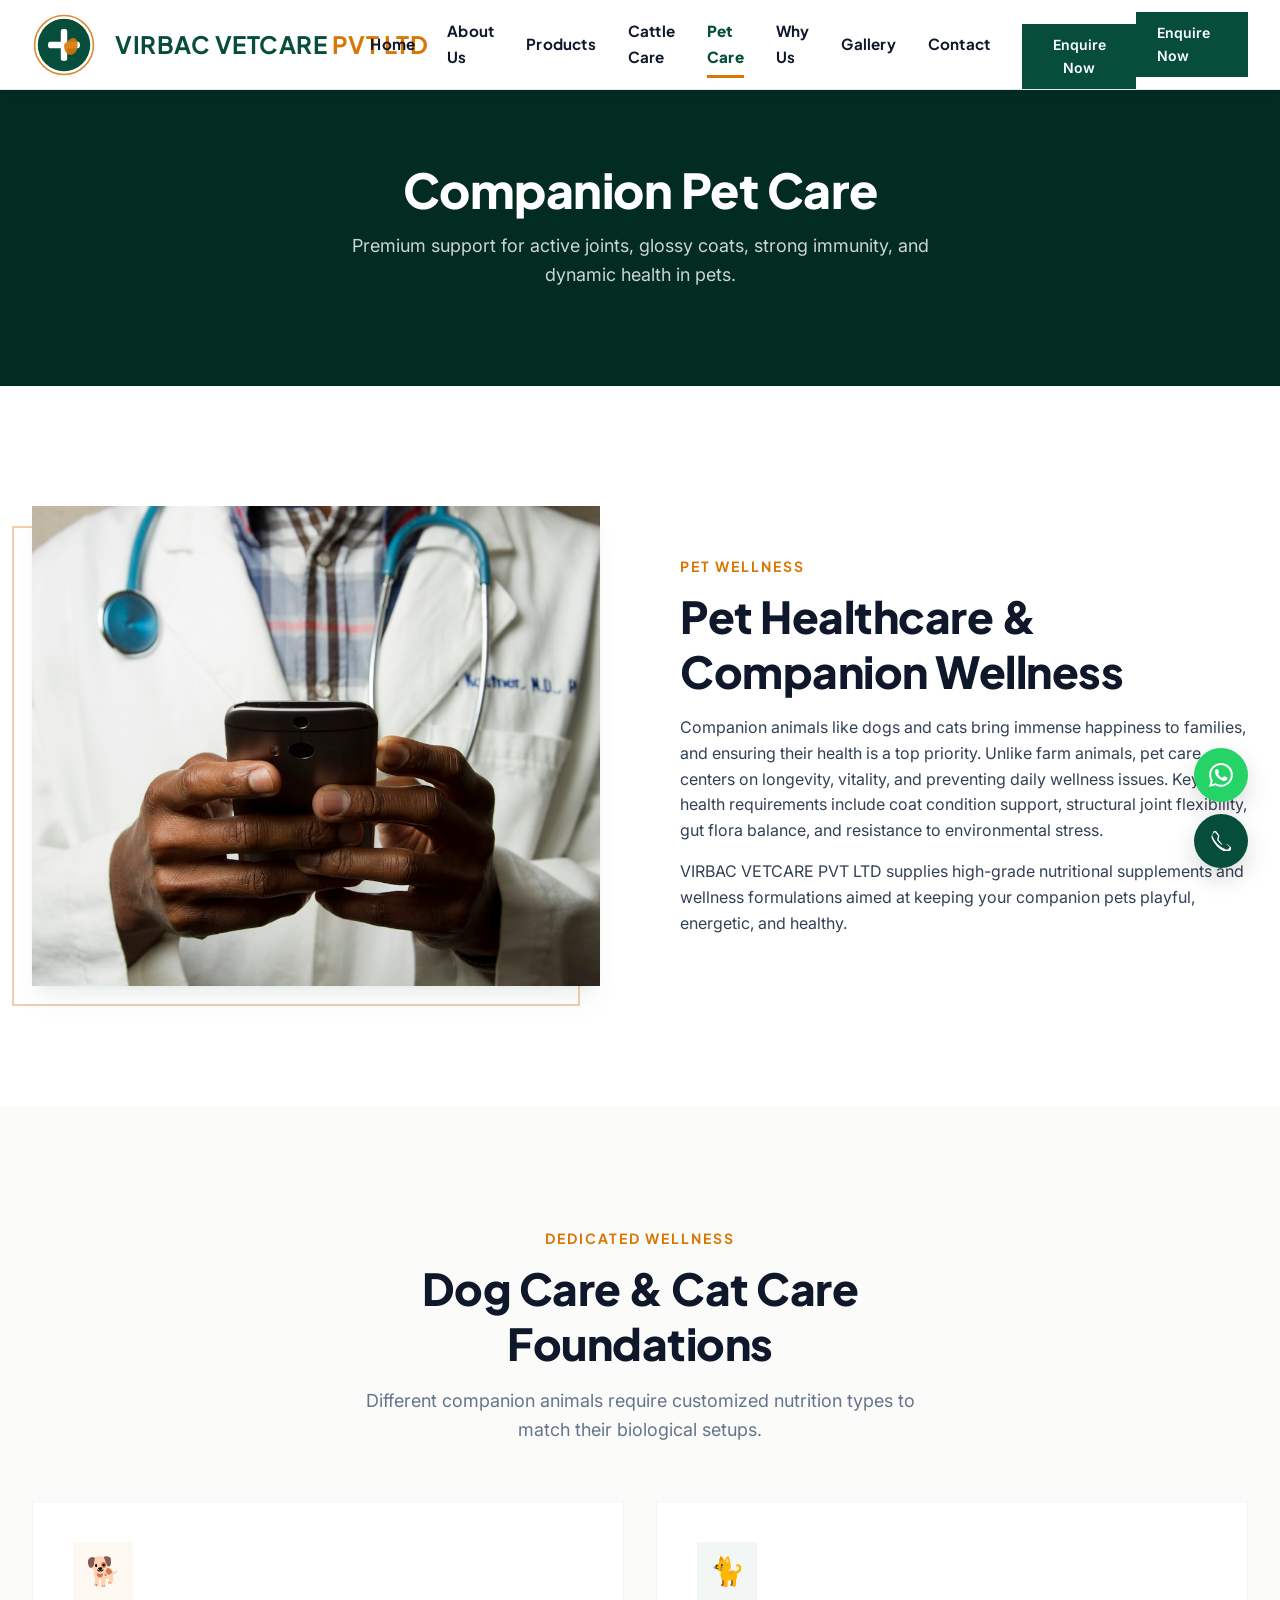
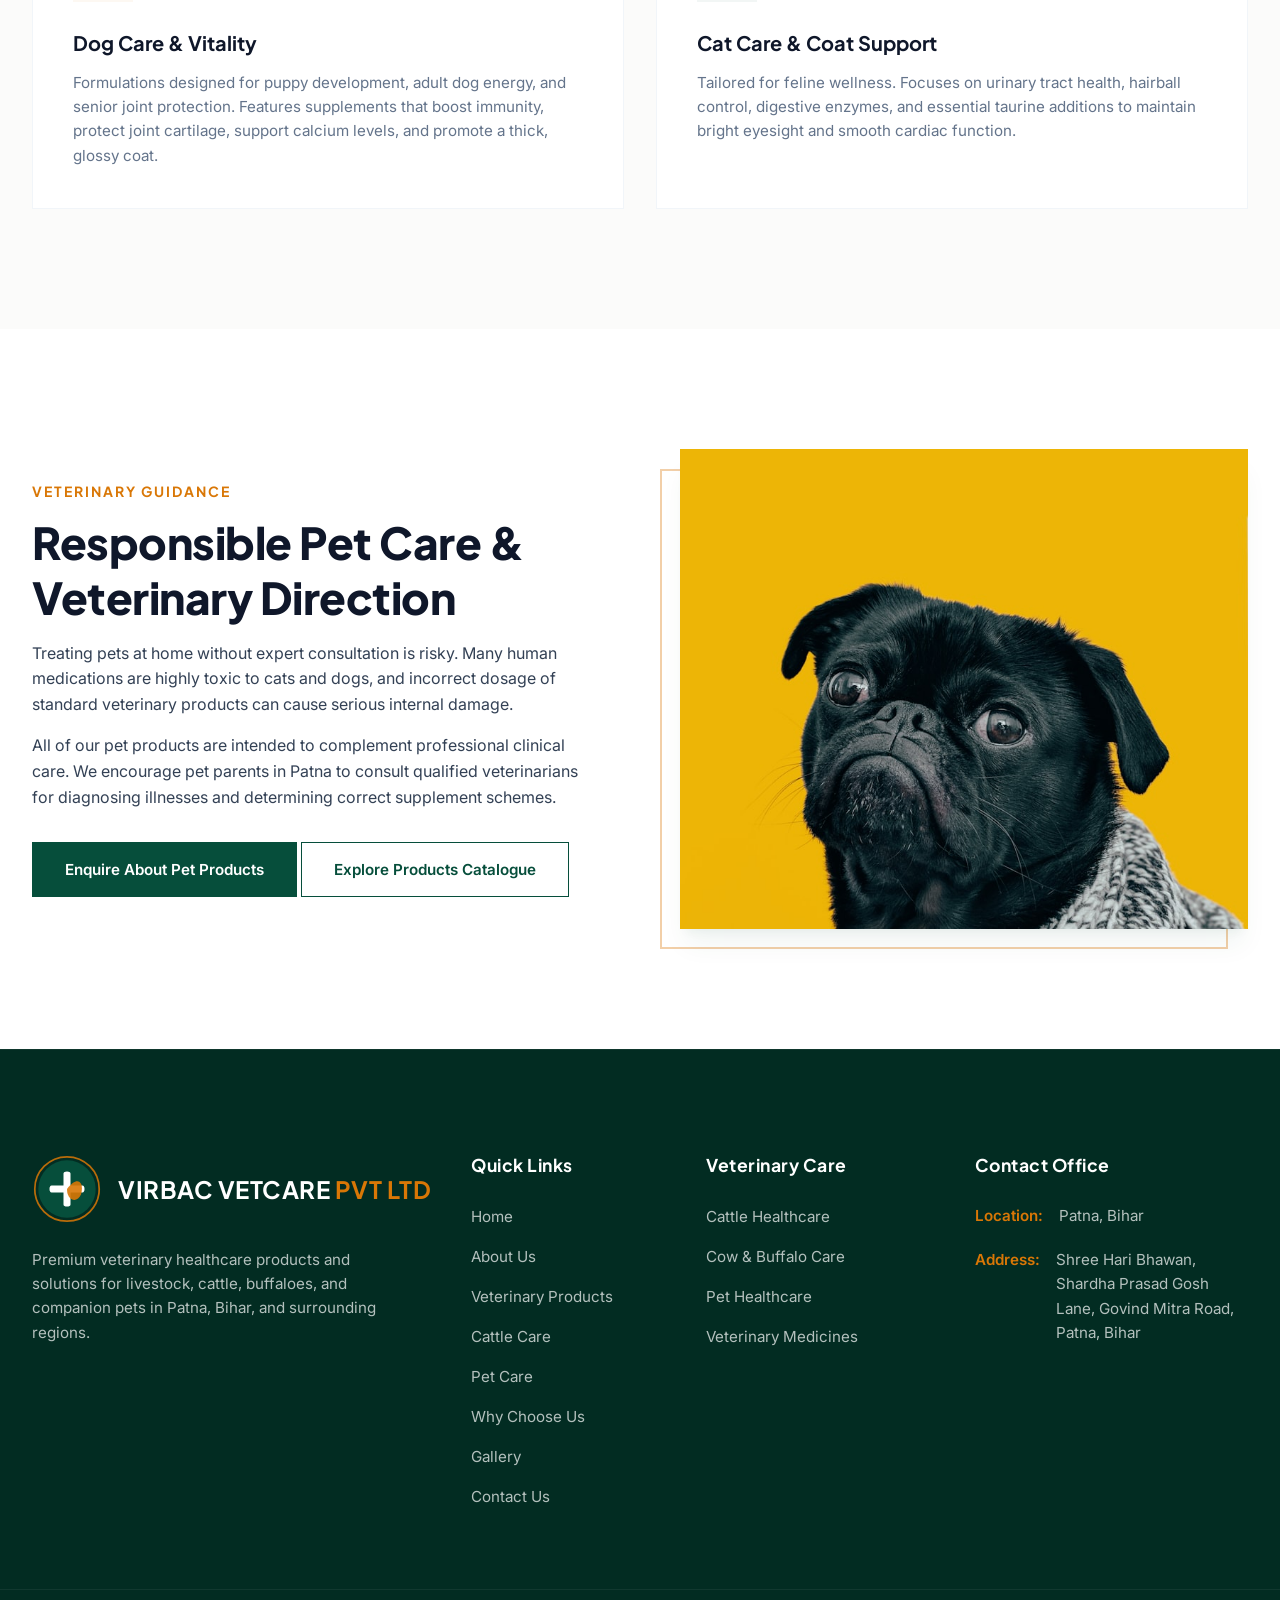
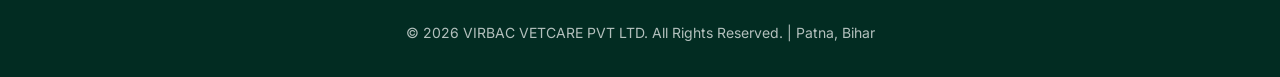
<file: pet-care.html>
<!DOCTYPE html>
<html lang="en">
<head>
  <meta charset="UTF-8">
  <meta name="viewport" content="width=device-width, initial-scale=1.0">
  <title>Pet Care & Companion Animal Health | Virbac Vetcare Patna</title>
  <meta name="description" content="Explore dog and cat healthcare solutions from VIRBAC VETCARE PVT LTD. Supplying premium companion animal wellness supplements in Patna, Bihar.">
  
  <!-- Open Graph -->
  <meta property="og:title" content="Pet Care & Companion Animal Health | Virbac Vetcare Patna">
  <meta property="og:description" content="Discover wellness options for dogs and cats. Quality formulations distributed by VIRBAC VETCARE PVT LTD in Patna, Bihar.">
  <meta property="og:image" content="images/pet-care.jpg">
  <meta property="og:type" content="website">
  
  <!-- Stylesheets -->
  <link rel="stylesheet" href="css/style.css">
</head>
<body>

  <!-- ==========================================
       HEADER
       ========================================== -->
  <header class="header">
    <div class="container">
      <div class="logo-container">
        <a href="index.html" class="logo-link">
          <img src="images/logo.svg" alt="VIRBAC VETCARE PVT LTD Logo" class="logo-img">
          <span class="logo-text">VIRBAC VETCARE <span class="logo-text-accent">PVT LTD</span></span>
        </a>
      </div>
      
      <nav>
        <ul class="nav-menu">
          <li><a href="index.html" class="nav-link">Home</a></li>
          <li><a href="about.html" class="nav-link">About Us</a></li>
          <li><a href="products.html" class="nav-link">Products</a></li>
          <li><a href="cattle-care.html" class="nav-link">Cattle Care</a></li>
          <li><a href="pet-care.html" class="nav-link active">Pet Care</a></li>
          <li><a href="why-us.html" class="nav-link">Why Us</a></li>
          <li><a href="gallery.html" class="nav-link">Gallery</a></li>
          <li><a href="contact.html" class="nav-link">Contact</a></li>
          <li class="mobile-cta" style="margin-top: 1.5rem; width: 100%;">
            <a href="#" class="btn btn-primary btn-sm" style="display: block; text-align: center;" data-enquire-now data-enquire-category="Pet Healthcare">Enquire Now</a>
          </li>
        </ul>
      </nav>
      
      <div class="header-actions">
        <a href="#" class="btn btn-primary btn-sm" data-enquire-now data-enquire-category="Pet Healthcare">Enquire Now</a>
        <button class="menu-toggle" aria-label="Toggle Navigation">
          <span></span>
          <span></span>
          <span></span>
        </button>
      </div>
    </div>
  </header>

  <!-- ==========================================
       PAGE HERO
       ========================================== -->
  <section class="page-hero">
    <div class="container">
      <h1 class="fade-up">Companion Pet Care</h1>
      <p class="fade-up delay-1">Premium support for active joints, glossy coats, strong immunity, and dynamic health in pets.</p>
    </div>
  </section>

  <!-- ==========================================
       SECTION 1: PET HEALTHCARE
       ========================================== -->
  <section class="section">
    <div class="container">
      <div class="split-section">
        <div class="split-img-wrapper fade-up">
          <div class="split-img">
            <img src="images/pet-care.jpg" alt="Veterinarian in blue scrubs examining a healthy Golden Retriever dog inside clinic">
          </div>
        </div>
        <div class="split-content fade-up delay-1">
          <span class="tagline">Pet Wellness</span>
          <h2 class="section-title">Pet Healthcare & Companion Wellness</h2>
          <p>Companion animals like dogs and cats bring immense happiness to families, and ensuring their health is a top priority. Unlike farm animals, pet care centers on longevity, vitality, and preventing daily wellness issues. Key pet health requirements include coat condition support, structural joint flexibility, gut flora balance, and resistance to environmental stress.</p>
          <p style="margin-top: 1rem;">VIRBAC VETCARE PVT LTD supplies high-grade nutritional supplements and wellness formulations aimed at keeping your companion pets playful, energetic, and healthy.</p>
        </div>
      </div>
    </div>
  </section>

  <!-- ==========================================
       SECTION 2: DOG CARE & CAT CARE (GRID)
       ========================================== -->
  <section class="section bg-soft">
    <div class="container">
      <div class="text-center fade-up">
        <span class="tagline">Dedicated Wellness</span>
        <h2 class="section-title center">Dog Care & Cat Care Foundations</h2>
        <p class="section-subtitle center">Different companion animals require customized nutrition types to match their biological setups.</p>
      </div>
      
      <div class="grid grid-2 fade-up delay-1">
        <!-- Dog Care Block -->
        <div class="card">
          <div class="card-icon" style="background-color: rgba(217, 119, 6, 0.05); color: var(--accent);">🐕</div>
          <h3 class="card-title">Dog Care & Vitality</h3>
          <p class="card-text">Formulations designed for puppy development, adult dog energy, and senior joint protection. Features supplements that boost immunity, protect joint cartilage, support calcium levels, and promote a thick, glossy coat.</p>
        </div>
        
        <!-- Cat Care Block -->
        <div class="card">
          <div class="card-icon" style="background-color: rgba(6, 78, 59, 0.05); color: var(--primary);">🐈</div>
          <h3 class="card-title">Cat Care & Coat Support</h3>
          <p class="card-text">Tailored for feline wellness. Focuses on urinary tract health, hairball control, digestive enzymes, and essential taurine additions to maintain bright eyesight and smooth cardiac function.</p>
        </div>
      </div>
    </div>
  </section>

  <!-- ==========================================
       SECTION 3: VETERINARY GUIDANCE
       ========================================== -->
  <section class="section">
    <div class="container">
      <div class="split-section reverse">
        <div class="split-content fade-up">
          <span class="tagline">Veterinary Guidance</span>
          <h2 class="section-title">Responsible Pet Care & Veterinary Direction</h2>
          <p>Treating pets at home without expert consultation is risky. Many human medications are highly toxic to cats and dogs, and incorrect dosage of standard veterinary products can cause serious internal damage.</p>
          <p style="margin-top: 1rem;">All of our pet products are intended to complement professional clinical care. We encourage pet parents in Patna to consult qualified veterinarians for diagnosing illnesses and determining correct supplement schemes.</p>
          <div style="margin-top: 2rem;">
            <a href="#" class="btn btn-primary" data-enquire-now data-enquire-category="Pet Healthcare">Enquire About Pet Products</a>
            <a href="products.html" class="btn btn-outline">Explore Products Catalogue</a>
          </div>
        </div>
        <div class="split-img-wrapper fade-up delay-1">
          <div class="split-img">
            <img src="images/gallery-dog.jpg" alt="A healthy Golden Retriever sitting in a room">
          </div>
        </div>
      </div>
    </div>
  </section>

  <!-- ==========================================
       FOOTER
       ========================================== -->
  <footer class="footer">
    <div class="container">
      <div class="footer-top">
        <div class="footer-brand">
          <a href="index.html" class="logo-link">
            <img src="images/logo.svg" alt="VIRBAC VETCARE PVT LTD Logo" class="logo-img">
            <span class="logo-text">VIRBAC VETCARE <span class="logo-text-accent">PVT LTD</span></span>
          </a>
          <p>Premium veterinary healthcare products and solutions for livestock, cattle, buffaloes, and companion pets in Patna, Bihar, and surrounding regions.</p>
        </div>
        
        <div>
          <h4 class="footer-title">Quick Links</h4>
          <ul class="footer-links">
            <li><a href="index.html">Home</a></li>
            <li><a href="about.html">About Us</a></li>
            <li><a href="products.html">Veterinary Products</a></li>
            <li><a href="cattle-care.html">Cattle Care</a></li>
            <li><a href="pet-care.html">Pet Care</a></li>
            <li><a href="why-us.html">Why Choose Us</a></li>
            <li><a href="gallery.html">Gallery</a></li>
            <li><a href="contact.html">Contact Us</a></li>
          </ul>
        </div>
        
        <div>
          <h4 class="footer-title">Veterinary Care</h4>
          <ul class="footer-links">
            <li><a href="cattle-care.html">Cattle Healthcare</a></li>
            <li><a href="cattle-care.html">Cow & Buffalo Care</a></li>
            <li><a href="pet-care.html">Pet Healthcare</a></li>
            <li><a href="products.html">Veterinary Medicines</a></li>
          </ul>
        </div>
        
        <div>
          <h4 class="footer-title">Contact Office</h4>
          <ul class="footer-contact-info">
            <li>
              <span>Location:</span>
              <span>Patna, Bihar</span>
            </li>
            <li>
              <span>Address:</span>
              <span>Shree Hari Bhawan, Shardha Prasad Gosh Lane, Govind Mitra Road, Patna, Bihar</span>
            </li>
          </ul>
        </div>
      </div>
    </div>
    
    <div class="footer-bottom">
      <div class="container">
        <p>&copy; 2026 VIRBAC VETCARE PVT LTD. All Rights Reserved. | Patna, Bihar</p>
      </div>
    </div>
  </footer>

  <!-- ==========================================
       ENQUIRY MODAL
       ========================================== -->
  <div class="modal" id="enquiryModal">
    <div class="modal-box">
      <div class="modal-header">
        <h3>Product Enquiry</h3>
        <button class="modal-close" aria-label="Close modal">&times;</button>
      </div>
      <div class="modal-body">
        <form class="validate-form">
          <div class="alert alert-success"></div>
          <div class="alert alert-error"></div>
          
          <div class="form-group">
            <label for="modalName">Full Name *</label>
            <input type="text" id="modalName" name="name" class="form-input" placeholder="Your name" required>
          </div>
          
          <div class="form-group">
            <label for="modalPhone">Mobile Number *</label>
            <input type="tel" id="modalPhone" name="phone" class="form-input" placeholder="10-digit mobile number" required>
          </div>
          
          <div class="form-group">
            <label for="modalEmail">Email Address (Optional)</label>
            <input type="email" id="modalEmail" name="email" class="form-input" placeholder="yourname@example.com">
          </div>
          
          <div class="form-group">
            <label for="enquiryInterest">Interested In *</label>
            <select id="enquiryInterest" name="interest" class="form-input" required>
              <option value="General Enquiry">General Enquiry</option>
              <option value="Cattle Healthcare">Cattle Healthcare</option>
              <option value="Cow/Buffalo Medicines">Cow/Buffalo Medicines</option>
              <option value="Pet Healthcare">Pet Healthcare</option>
              <option value="Veterinary Products">Veterinary Products</option>
            </select>
          </div>
          
          <div class="form-group">
            <label for="modalMessage">Your Message *</label>
            <textarea id="modalMessage" name="message" class="form-input" placeholder="Describe your healthcare requirement..." required></textarea>
          </div>
          
          <button type="submit" class="btn btn-primary" style="width: 100%;">Send Enquiry</button>
        </form>
      </div>
    </div>
  </div>

  <!-- ==========================================
       FLOATING CALL & WHATSAPP BUTTONS
       ========================================== -->
  <div class="floating-actions">
    <!-- Replace 91XXXXXXXXXX with your actual WhatsApp business number -->
    <a href="https://wa.me/91XXXXXXXXXX?text=Hi%20Virbac%20Vetcare,%20I%20have%20an%20enquiry%20regarding%20veterinary%20medicines." class="floating-btn floating-whatsapp" target="_blank" rel="noopener" aria-label="Chat on WhatsApp">
      <svg xmlns="http://www.w3.org/2000/svg" width="24" height="24" fill="currentColor" viewBox="0 0 16 16">
        <path d="M13.601 2.326A7.854 7.854 0 0 0 7.994 0C3.627 0 .068 3.558.064 7.926c0 1.399.366 2.76 1.057 3.965L0 16l4.204-1.102a7.933 7.933 0 0 0 3.79.907h.004c4.368 0 7.926-3.559 7.93-7.93a7.897 7.897 0 0 0-2.327-5.615zM7.994 14.52a6.573 6.573 0 0 1-3.356-.92l-.24-.144-2.494.654.666-2.433-.156-.251a6.56 6.56 0 0 1-1.007-3.505c0-3.626 2.957-6.584 6.591-6.584a6.56 6.56 0 0 1 4.66 1.931 6.557 6.557 0 0 1 1.928 4.66c-.004 3.639-2.961 6.592-6.592 6.592zm3.69-4.98c-.202-.1-1.194-.59-1.371-.652-.177-.062-.307-.094-.437.094-.13.188-.507.637-.621.766-.113.128-.227.144-.43.042-.202-.1-.853-.314-1.624-.997-.6-.537-1.005-1.2-1.123-1.401-.118-.202-.012-.311.089-.41.09-.09.202-.237.302-.354.101-.118.134-.2.202-.338.069-.138.035-.259-.018-.362-.052-.1-.437-1.05-.598-1.44-.158-.387-.333-.335-.458-.335h-.391c-.138 0-.362.052-.551.259-.19.207-.724.707-.724 1.725 0 1.018.74 2.002.842 2.14.102.137 1.454 2.22 3.52 3.109.492.212.875.339 1.173.433.494.157.943.135 1.298.082.395-.058 1.194-.488 1.362-1.06.168-.572.168-1.063.118-1.163-.05-.1-.188-.152-.39-.253z"/>
      </svg>
    </a>
    <!-- Replace +910000000000 with your actual business phone number -->
    <a href="tel:+910000000000" class="floating-btn floating-call" aria-label="Call Us">
      <svg xmlns="http://www.w3.org/2000/svg" width="20" height="20" fill="currentColor" viewBox="0 0 16 16">
        <path d="M3.654 1.328a.678.678 0 0 0-1.015-.063L1.605 2.3c-.483.484-.661 1.169-.45 1.77a17.568 17.568 0 0 0 4.168 6.608 17.569 17.569 0 0 0 6.608 4.168c.601.211 1.286.033 1.77-.45l1.034-1.034a.678.678 0 0 0-.063-1.015l-2.307-1.794a.678.678 0 0 0-.58-.122l-2.19.547a1.745 1.745 0 0 1-1.657-.459L5.482 8.062a1.745 1.745 0 0 1-.46-1.657l.548-2.19a.678.678 0 0 0-.122-.58L3.654 1.328zM1.884.511a1.745 1.745 0 0 1 2.612.163L6.29 2.98c.329.423.445.974.315 1.494l-.547 2.19a.678.678 0 0 0 .06.459L9.205 10.9a.678.678 0 0 0 .46.06l2.19-.547a1.745 1.745 0 0 1 1.494.315l2.306 1.794c.829.645.905 1.87.163 2.611l-1.034 1.034c-.74.74-1.846 1.065-2.877.702a18.634 18.634 0 0 1-7.01-4.42 18.634 18.634 0 0 1-4.42-7.009c-.362-1.03-.037-2.137.703-2.877L1.885.511z"/>
      </svg>
    </a>
  </div>

  <!-- Scripts -->
  <script src="js/main.js"></script>
</body>
</html>
</file>
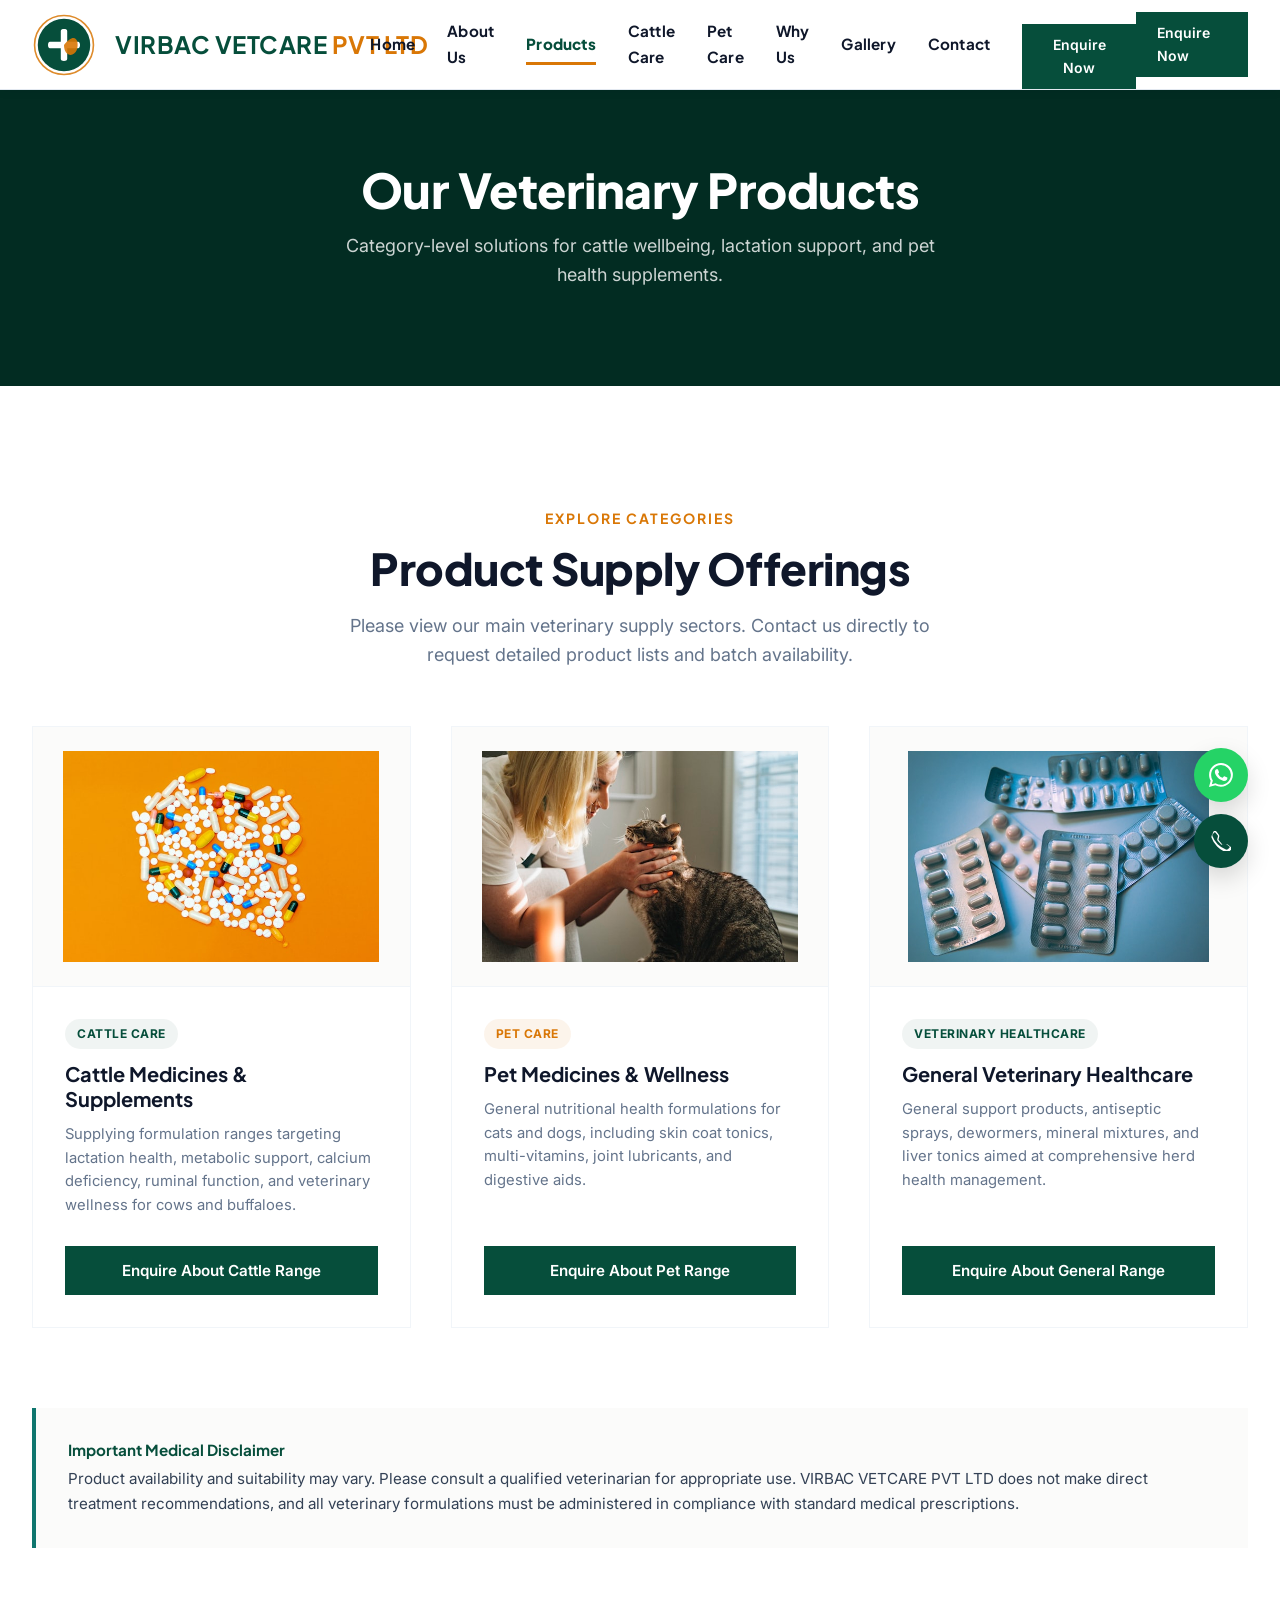
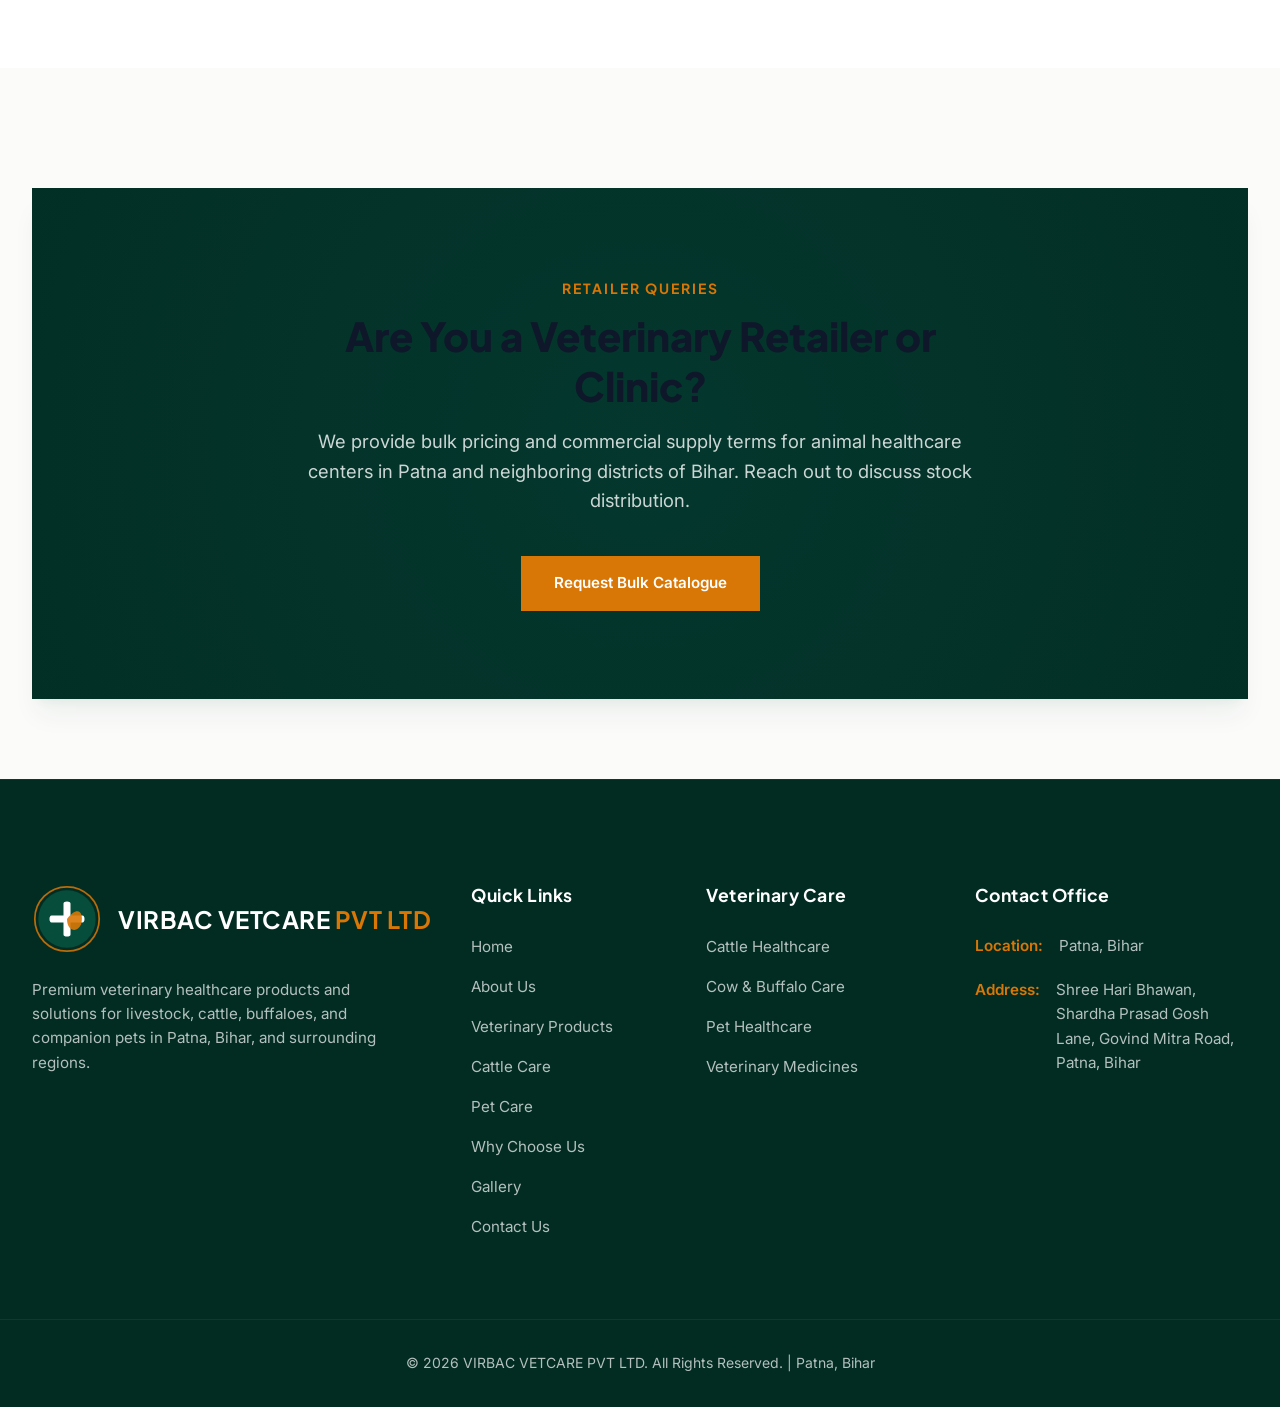
<file: products.html>
<!DOCTYPE html>
<html lang="en">
<head>
  <meta charset="UTF-8">
  <meta name="viewport" content="width=device-width, initial-scale=1.0">
  <title>Veterinary Products | Virbac Vetcare Pvt Ltd Patna</title>
  <meta name="description" content="Explore the veterinary products catalogue of VIRBAC VETCARE PVT LTD. Supplying cattle medicines, pet medicines, and general veterinary healthcare supplements in Patna.">
  
  <!-- Open Graph -->
  <meta property="og:title" content="Veterinary Products | Virbac Vetcare Pvt Ltd">
  <meta property="og:description" content="View our supply range of livestock supplements and pet wellness formulations. Serve retailers and clinics in Bihar.">
  <meta property="og:image" content="images/product-general.jpg">
  <meta property="og:type" content="website">
  
  <!-- Stylesheets -->
  <link rel="stylesheet" href="css/style.css">
</head>
<body>

  <!-- ==========================================
       HEADER
       ========================================== -->
  <header class="header">
    <div class="container">
      <div class="logo-container">
        <a href="index.html" class="logo-link">
          <img src="images/logo.svg" alt="VIRBAC VETCARE PVT LTD Logo" class="logo-img">
          <span class="logo-text">VIRBAC VETCARE <span class="logo-text-accent">PVT LTD</span></span>
        </a>
      </div>
      
      <nav>
        <ul class="nav-menu">
          <li><a href="index.html" class="nav-link">Home</a></li>
          <li><a href="about.html" class="nav-link">About Us</a></li>
          <li><a href="products.html" class="nav-link active">Products</a></li>
          <li><a href="cattle-care.html" class="nav-link">Cattle Care</a></li>
          <li><a href="pet-care.html" class="nav-link">Pet Care</a></li>
          <li><a href="why-us.html" class="nav-link">Why Us</a></li>
          <li><a href="gallery.html" class="nav-link">Gallery</a></li>
          <li><a href="contact.html" class="nav-link">Contact</a></li>
          <li class="mobile-cta" style="margin-top: 1.5rem; width: 100%;">
            <a href="#" class="btn btn-primary btn-sm" style="display: block; text-align: center;" data-enquire-now data-enquire-category="Veterinary Products">Enquire Now</a>
          </li>
        </ul>
      </nav>
      
      <div class="header-actions">
        <a href="#" class="btn btn-primary btn-sm" data-enquire-now data-enquire-category="Veterinary Products">Enquire Now</a>
        <button class="menu-toggle" aria-label="Toggle Navigation">
          <span></span>
          <span></span>
          <span></span>
        </button>
      </div>
    </div>
  </header>

  <!-- ==========================================
       PAGE HERO
       ========================================== -->
  <section class="page-hero">
    <div class="container">
      <h1 class="fade-up">Our Veterinary Products</h1>
      <p class="fade-up delay-1">Category-level solutions for cattle wellbeing, lactation support, and pet health supplements.</p>
    </div>
  </section>

  <!-- ==========================================
       PRODUCT GRID SECTION
       ========================================== -->
  <section class="section">
    <div class="container">
      <div class="text-center fade-up">
        <span class="tagline">Explore Categories</span>
        <h2 class="section-title center">Product Supply Offerings</h2>
        <p class="section-subtitle center">Please view our main veterinary supply sectors. Contact us directly to request detailed product lists and batch availability.</p>
      </div>
      
      <div class="product-grid fade-up delay-1">
        <!-- Product 1: Cattle Medicines -->
        <div class="product-card">
          <div class="product-img-box">
            <img src="images/product-cattle.jpg" alt="Cattle medicine product group illustration">
          </div>
          <div class="product-desc-box">
            <span class="product-tag">Cattle Care</span>
            <h3 class="product-title">Cattle Medicines & Supplements</h3>
            <p class="product-details">Supplying formulation ranges targeting lactation health, metabolic support, calcium deficiency, ruminal function, and veterinary wellness for cows and buffaloes.</p>
            <button class="btn btn-primary product-cta-btn" data-enquire-now data-enquire-category="Cow/Buffalo Medicines">Enquire About Cattle Range</button>
          </div>
        </div>
        
        <!-- Product 2: Pet Medicines -->
        <div class="product-card">
          <div class="product-img-box">
            <img src="images/product-pet.jpg" alt="Pet care medicine product group illustration">
          </div>
          <div class="product-desc-box">
            <span class="product-tag pet">Pet Care</span>
            <h3 class="product-title">Pet Medicines & Wellness</h3>
            <p class="product-details">General nutritional health formulations for cats and dogs, including skin coat tonics, multi-vitamins, joint lubricants, and digestive aids.</p>
            <button class="btn btn-primary product-cta-btn" data-enquire-now data-enquire-category="Pet Healthcare">Enquire About Pet Range</button>
          </div>
        </div>
        
        <!-- Product 3: General Veterinary Healthcare -->
        <div class="product-card">
          <div class="product-img-box">
            <img src="images/product-general.jpg" alt="General veterinary liquid formulations">
          </div>
          <div class="product-desc-box">
            <span class="product-tag">Veterinary Healthcare</span>
            <h3 class="product-title">General Veterinary Healthcare</h3>
            <p class="product-details">General support products, antiseptic sprays, dewormers, mineral mixtures, and liver tonics aimed at comprehensive herd health management.</p>
            <button class="btn btn-primary product-cta-btn" data-enquire-now data-enquire-category="Veterinary Products">Enquire About General Range</button>
          </div>
        </div>
      </div>
      
      <!-- Disclaimer Block -->
      <div class="disclaimer-block fade-up">
        <h4 style="font-weight: 700; color: var(--primary); margin-bottom: 0.5rem;">Important Medical Disclaimer</h4>
        <p>Product availability and suitability may vary. Please consult a qualified veterinarian for appropriate use. VIRBAC VETCARE PVT LTD does not make direct treatment recommendations, and all veterinary formulations must be administered in compliance with standard medical prescriptions.</p>
      </div>
    </div>
  </section>

  <!-- ==========================================
       CTA BANNER SECTION
       ========================================== -->
  <section class="section bg-soft" style="padding-bottom: 5rem;">
    <div class="container">
      <div class="cta-banner fade-up">
        <div class="cta-banner-content">
          <span class="tagline" style="color: var(--accent);">Retailer Queries</span>
          <h2>Are You a Veterinary Retailer or Clinic?</h2>
          <p>We provide bulk pricing and commercial supply terms for animal healthcare centers in Patna and neighboring districts of Bihar. Reach out to discuss stock distribution.</p>
          <a href="contact.html" class="btn btn-accent">Request Bulk Catalogue</a>
        </div>
      </div>
    </div>
  </section>

  <!-- ==========================================
       FOOTER
       ========================================== -->
  <footer class="footer">
    <div class="container">
      <div class="footer-top">
        <div class="footer-brand">
          <a href="index.html" class="logo-link">
            <img src="images/logo.svg" alt="VIRBAC VETCARE PVT LTD Logo" class="logo-img">
            <span class="logo-text">VIRBAC VETCARE <span class="logo-text-accent">PVT LTD</span></span>
          </a>
          <p>Premium veterinary healthcare products and solutions for livestock, cattle, buffaloes, and companion pets in Patna, Bihar, and surrounding regions.</p>
        </div>
        
        <div>
          <h4 class="footer-title">Quick Links</h4>
          <ul class="footer-links">
            <li><a href="index.html">Home</a></li>
            <li><a href="about.html">About Us</a></li>
            <li><a href="products.html">Veterinary Products</a></li>
            <li><a href="cattle-care.html">Cattle Care</a></li>
            <li><a href="pet-care.html">Pet Care</a></li>
            <li><a href="why-us.html">Why Choose Us</a></li>
            <li><a href="gallery.html">Gallery</a></li>
            <li><a href="contact.html">Contact Us</a></li>
          </ul>
        </div>
        
        <div>
          <h4 class="footer-title">Veterinary Care</h4>
          <ul class="footer-links">
            <li><a href="cattle-care.html">Cattle Healthcare</a></li>
            <li><a href="cattle-care.html">Cow & Buffalo Care</a></li>
            <li><a href="pet-care.html">Pet Healthcare</a></li>
            <li><a href="products.html">Veterinary Medicines</a></li>
          </ul>
        </div>
        
        <div>
          <h4 class="footer-title">Contact Office</h4>
          <ul class="footer-contact-info">
            <li>
              <span>Location:</span>
              <span>Patna, Bihar</span>
            </li>
            <li>
              <span>Address:</span>
              <span>Shree Hari Bhawan, Shardha Prasad Gosh Lane, Govind Mitra Road, Patna, Bihar</span>
            </li>
          </ul>
        </div>
      </div>
    </div>
    
    <div class="footer-bottom">
      <div class="container">
        <p>&copy; 2026 VIRBAC VETCARE PVT LTD. All Rights Reserved. | Patna, Bihar</p>
      </div>
    </div>
  </footer>

  <!-- ==========================================
       ENQUIRY MODAL
       ========================================== -->
  <div class="modal" id="enquiryModal">
    <div class="modal-box">
      <div class="modal-header">
        <h3>Product Enquiry</h3>
        <button class="modal-close" aria-label="Close modal">&times;</button>
      </div>
      <div class="modal-body">
        <form class="validate-form">
          <div class="alert alert-success"></div>
          <div class="alert alert-error"></div>
          
          <div class="form-group">
            <label for="modalName">Full Name *</label>
            <input type="text" id="modalName" name="name" class="form-input" placeholder="Your name" required>
          </div>
          
          <div class="form-group">
            <label for="modalPhone">Mobile Number *</label>
            <input type="tel" id="modalPhone" name="phone" class="form-input" placeholder="10-digit mobile number" required>
          </div>
          
          <div class="form-group">
            <label for="modalEmail">Email Address (Optional)</label>
            <input type="email" id="modalEmail" name="email" class="form-input" placeholder="yourname@example.com">
          </div>
          
          <div class="form-group">
            <label for="enquiryInterest">Interested In *</label>
            <select id="enquiryInterest" name="interest" class="form-input" required>
              <option value="General Enquiry">General Enquiry</option>
              <option value="Cattle Healthcare">Cattle Healthcare</option>
              <option value="Cow/Buffalo Medicines">Cow/Buffalo Medicines</option>
              <option value="Pet Healthcare">Pet Healthcare</option>
              <option value="Veterinary Products">Veterinary Products</option>
            </select>
          </div>
          
          <div class="form-group">
            <label for="modalMessage">Your Message *</label>
            <textarea id="modalMessage" name="message" class="form-input" placeholder="Describe your healthcare requirement..." required></textarea>
          </div>
          
          <button type="submit" class="btn btn-primary" style="width: 100%;">Send Enquiry</button>
        </form>
      </div>
    </div>
  </div>

  <!-- ==========================================
       FLOATING CALL & WHATSAPP BUTTONS
       ========================================== -->
  <div class="floating-actions">
    <!-- Replace 91XXXXXXXXXX with your actual WhatsApp business number -->
    <a href="https://wa.me/91XXXXXXXXXX?text=Hi%20Virbac%20Vetcare,%20I%20have%20an%20enquiry%20regarding%20veterinary%20medicines." class="floating-btn floating-whatsapp" target="_blank" rel="noopener" aria-label="Chat on WhatsApp">
      <svg xmlns="http://www.w3.org/2000/svg" width="24" height="24" fill="currentColor" viewBox="0 0 16 16">
        <path d="M13.601 2.326A7.854 7.854 0 0 0 7.994 0C3.627 0 .068 3.558.064 7.926c0 1.399.366 2.76 1.057 3.965L0 16l4.204-1.102a7.933 7.933 0 0 0 3.79.907h.004c4.368 0 7.926-3.559 7.93-7.93a7.897 7.897 0 0 0-2.327-5.615zM7.994 14.52a6.573 6.573 0 0 1-3.356-.92l-.24-.144-2.494.654.666-2.433-.156-.251a6.56 6.56 0 0 1-1.007-3.505c0-3.626 2.957-6.584 6.591-6.584a6.56 6.56 0 0 1 4.66 1.931 6.557 6.557 0 0 1 1.928 4.66c-.004 3.639-2.961 6.592-6.592 6.592zm3.69-4.98c-.202-.1-1.194-.59-1.371-.652-.177-.062-.307-.094-.437.094-.13.188-.507.637-.621.766-.113.128-.227.144-.43.042-.202-.1-.853-.314-1.624-.997-.6-.537-1.005-1.2-1.123-1.401-.118-.202-.012-.311.089-.41.09-.09.202-.237.302-.354.101-.118.134-.2.202-.338.069-.138.035-.259-.018-.362-.052-.1-.437-1.05-.598-1.44-.158-.387-.333-.335-.458-.335h-.391c-.138 0-.362.052-.551.259-.19.207-.724.707-.724 1.725 0 1.018.74 2.002.842 2.14.102.137 1.454 2.22 3.52 3.109.492.212.875.339 1.173.433.494.157.943.135 1.298.082.395-.058 1.194-.488 1.362-1.06.168-.572.168-1.063.118-1.163-.05-.1-.188-.152-.39-.253z"/>
      </svg>
    </a>
    <!-- Replace +910000000000 with your actual business phone number -->
    <a href="tel:+910000000000" class="floating-btn floating-call" aria-label="Call Us">
      <svg xmlns="http://www.w3.org/2000/svg" width="20" height="20" fill="currentColor" viewBox="0 0 16 16">
        <path d="M3.654 1.328a.678.678 0 0 0-1.015-.063L1.605 2.3c-.483.484-.661 1.169-.45 1.77a17.568 17.568 0 0 0 4.168 6.608 17.569 17.569 0 0 0 6.608 4.168c.601.211 1.286.033 1.77-.45l1.034-1.034a.678.678 0 0 0-.063-1.015l-2.307-1.794a.678.678 0 0 0-.58-.122l-2.19.547a1.745 1.745 0 0 1-1.657-.459L5.482 8.062a1.745 1.745 0 0 1-.46-1.657l.548-2.19a.678.678 0 0 0-.122-.58L3.654 1.328zM1.884.511a1.745 1.745 0 0 1 2.612.163L6.29 2.98c.329.423.445.974.315 1.494l-.547 2.19a.678.678 0 0 0 .06.459L9.205 10.9a.678.678 0 0 0 .46.06l2.19-.547a1.745 1.745 0 0 1 1.494.315l2.306 1.794c.829.645.905 1.87.163 2.611l-1.034 1.034c-.74.74-1.846 1.065-2.877.702a18.634 18.634 0 0 1-7.01-4.42 18.634 18.634 0 0 1-4.42-7.009c-.362-1.03-.037-2.137.703-2.877L1.885.511z"/>
      </svg>
    </a>
  </div>

  <!-- Scripts -->
  <script src="js/main.js"></script>
</body>
</html>
</file>
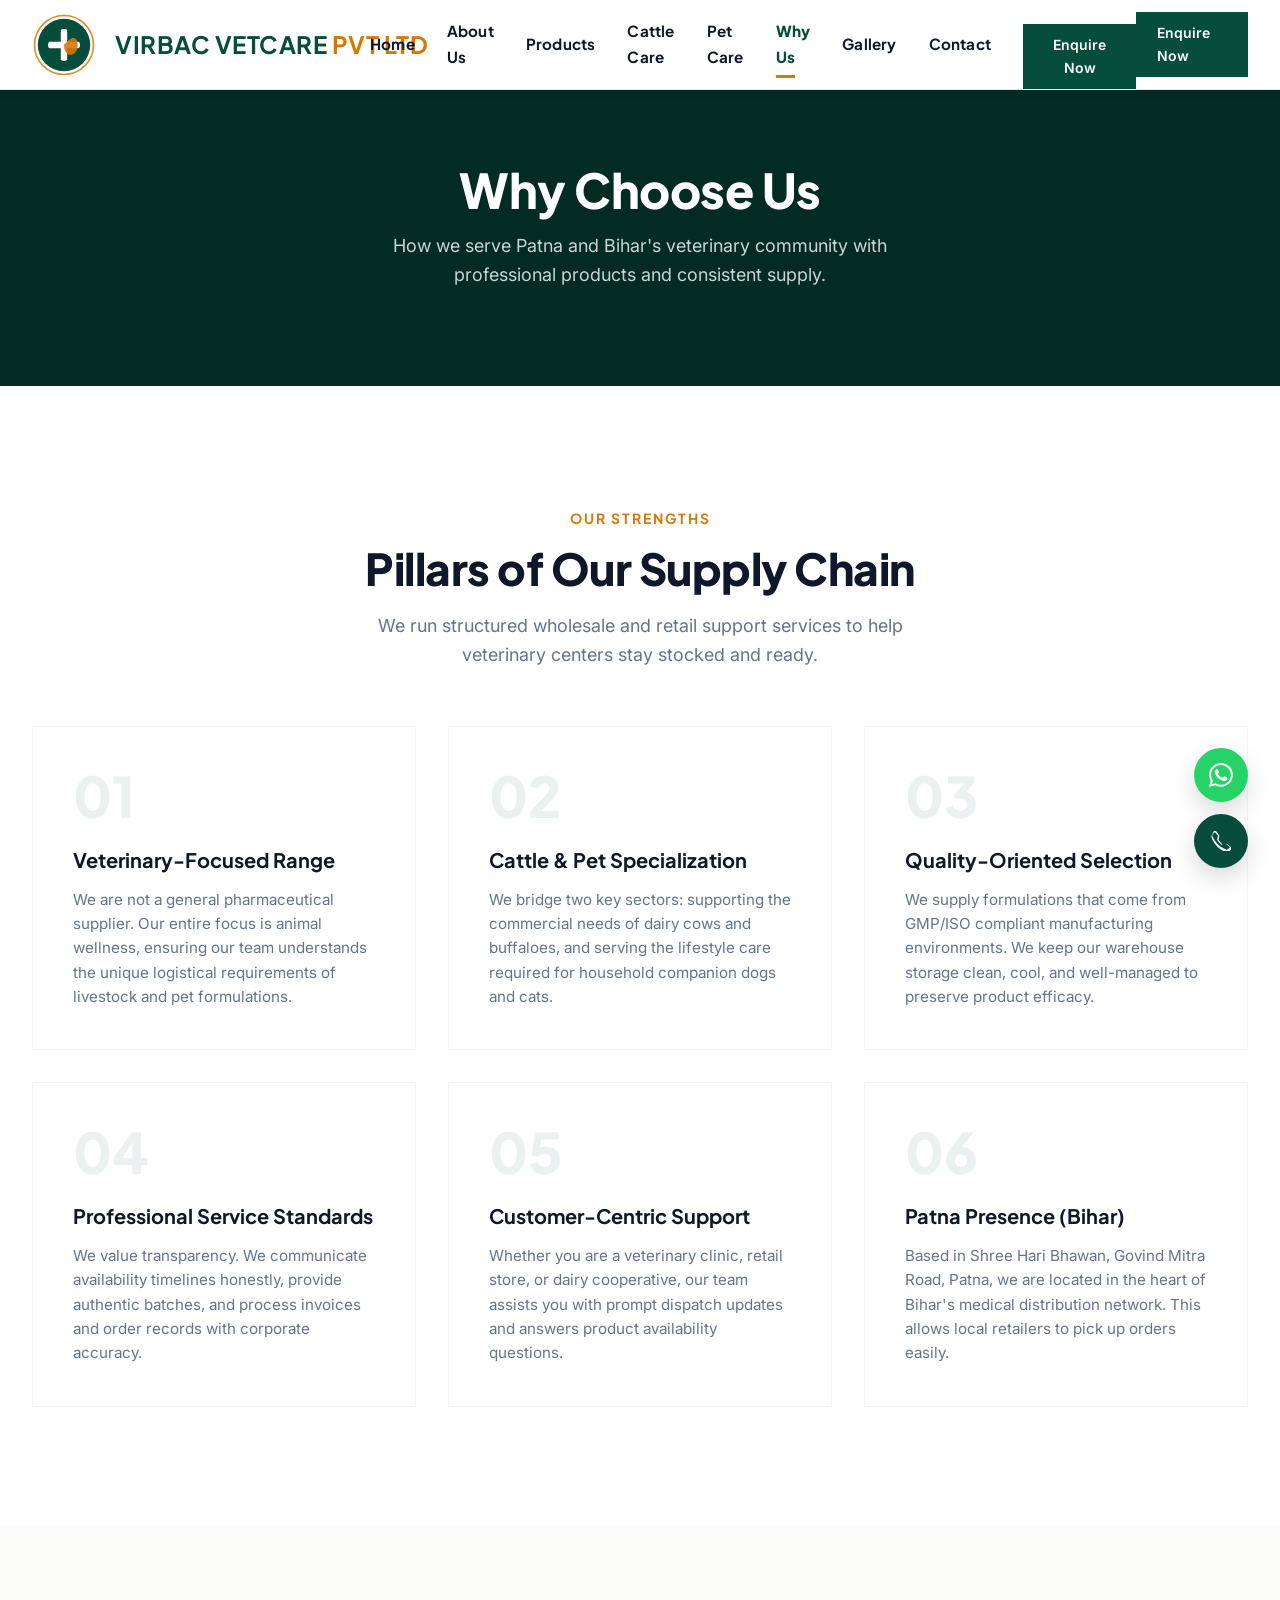
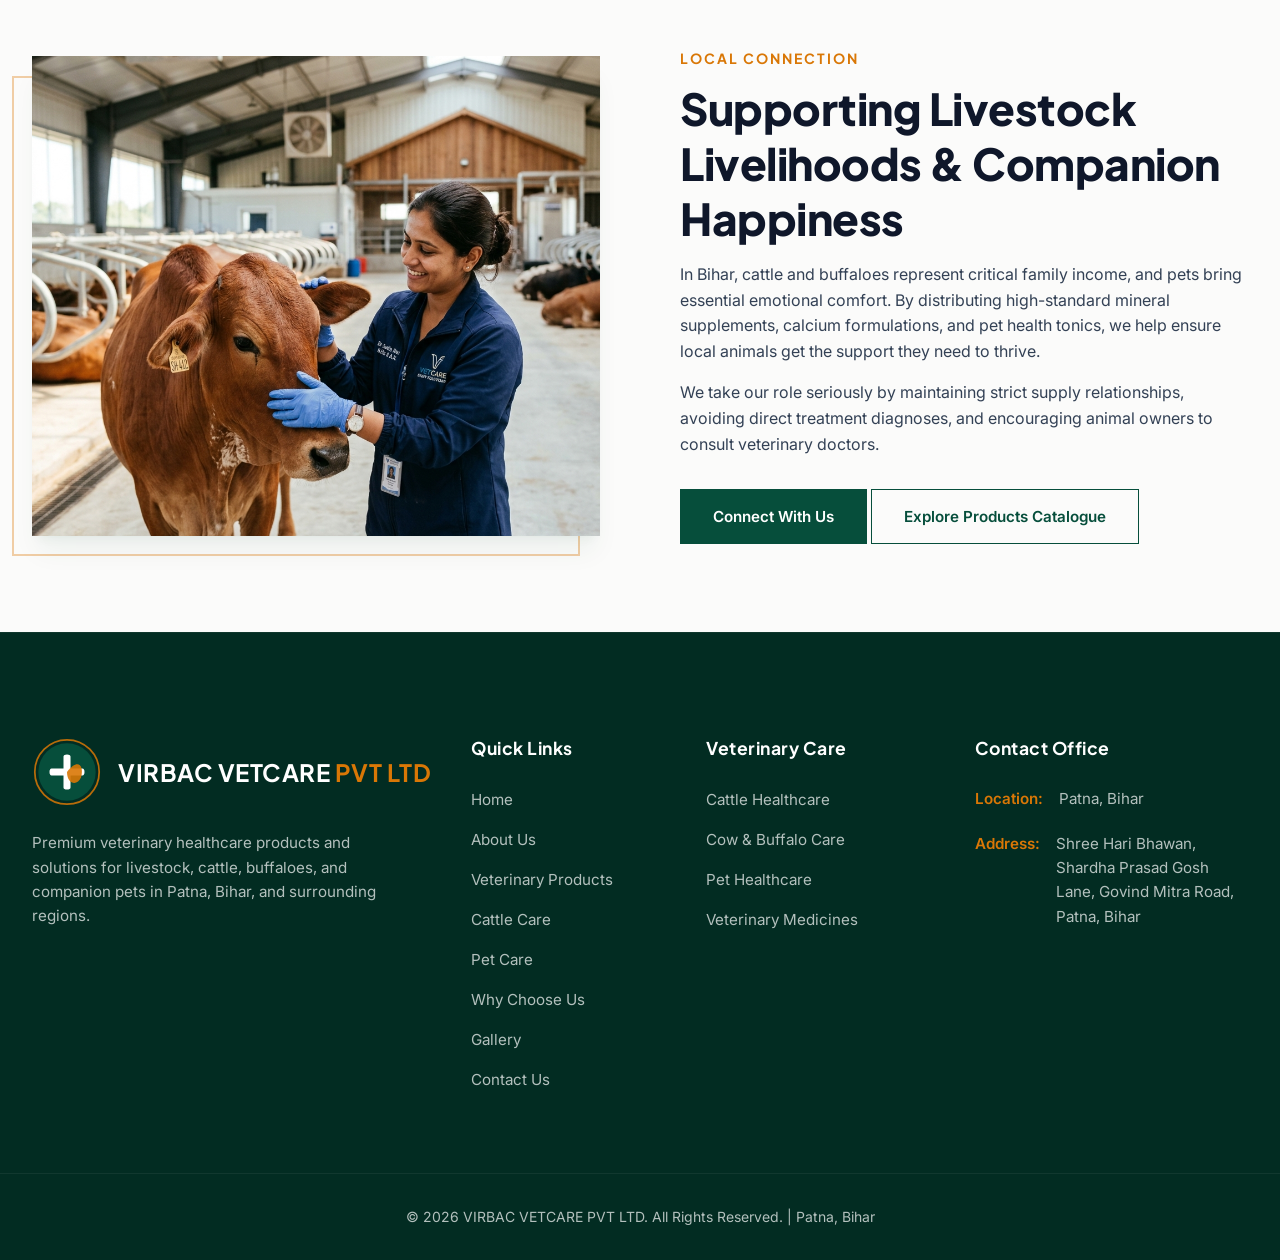
<file: why-us.html>
<!DOCTYPE html>
<html lang="en">
<head>
  <meta charset="UTF-8">
  <meta name="viewport" content="width=device-width, initial-scale=1.0">
  <title>Why Choose Us | Virbac Vetcare Pvt Ltd Patna</title>
  <meta name="description" content="Find out why clinics and retailers choose VIRBAC VETCARE PVT LTD. Deep veterinary expertise, local Patna presence, and premium product supply lines.">
  
  <!-- Open Graph -->
  <meta property="og:title" content="Why Choose Us | Virbac Vetcare Pvt Ltd">
  <meta property="og:description" content="Local accessibility in Govind Mitra Road, Patna. Sourcing certified animal wellness lines and supporting Bihar's veterinarians.">
  <meta property="og:image" content="images/hero-home.jpg">
  <meta property="og:type" content="website">
  
  <!-- Stylesheets -->
  <link rel="stylesheet" href="css/style.css">
</head>
<body>

  <!-- ==========================================
       HEADER
       ========================================== -->
  <header class="header">
    <div class="container">
      <div class="logo-container">
        <a href="index.html" class="logo-link">
          <img src="images/logo.svg" alt="VIRBAC VETCARE PVT LTD Logo" class="logo-img">
          <span class="logo-text">VIRBAC VETCARE <span class="logo-text-accent">PVT LTD</span></span>
        </a>
      </div>
      
      <nav>
        <ul class="nav-menu">
          <li><a href="index.html" class="nav-link">Home</a></li>
          <li><a href="about.html" class="nav-link">About Us</a></li>
          <li><a href="products.html" class="nav-link">Products</a></li>
          <li><a href="cattle-care.html" class="nav-link">Cattle Care</a></li>
          <li><a href="pet-care.html" class="nav-link">Pet Care</a></li>
          <li><a href="why-us.html" class="nav-link active">Why Us</a></li>
          <li><a href="gallery.html" class="nav-link">Gallery</a></li>
          <li><a href="contact.html" class="nav-link">Contact</a></li>
          <li class="mobile-cta" style="margin-top: 1.5rem; width: 100%;">
            <a href="#" class="btn btn-primary btn-sm" style="display: block; text-align: center;" data-enquire-now data-enquire-category="General Enquiry">Enquire Now</a>
          </li>
        </ul>
      </nav>
      
      <div class="header-actions">
        <a href="#" class="btn btn-primary btn-sm" data-enquire-now data-enquire-category="General Enquiry">Enquire Now</a>
        <button class="menu-toggle" aria-label="Toggle Navigation">
          <span></span>
          <span></span>
          <span></span>
        </button>
      </div>
    </div>
  </header>

  <!-- ==========================================
       PAGE HERO
       ========================================== -->
  <section class="page-hero">
    <div class="container">
      <h1 class="fade-up">Why Choose Us</h1>
      <p class="fade-up delay-1">How we serve Patna and Bihar's veterinary community with professional products and consistent supply.</p>
    </div>
  </section>

  <!-- ==========================================
       CORE STRENGTHS (GRID)
       ========================================== -->
  <section class="section">
    <div class="container">
      <div class="text-center fade-up">
        <span class="tagline">Our Strengths</span>
        <h2 class="section-title center">Pillars of Our Supply Chain</h2>
        <p class="section-subtitle center">We run structured wholesale and retail support services to help veterinary centers stay stocked and ready.</p>
      </div>
      
      <div class="grid grid-3 fade-up delay-1">
        <!-- 1. Veterinary-Focused -->
        <div class="why-card">
          <span class="why-number">01</span>
          <h3 class="card-title">Veterinary-Focused Range</h3>
          <p class="card-text">We are not a general pharmaceutical supplier. Our entire focus is animal wellness, ensuring our team understands the unique logistical requirements of livestock and pet formulations.</p>
        </div>
        
        <!-- 2. Cattle & Pet Expertise -->
        <div class="why-card">
          <span class="why-number">02</span>
          <h3 class="card-title">Cattle & Pet Specialization</h3>
          <p class="card-text">We bridge two key sectors: supporting the commercial needs of dairy cows and buffaloes, and serving the lifestyle care required for household companion dogs and cats.</p>
        </div>
        
        <!-- 3. Quality-Oriented Approach -->
        <div class="why-card">
          <span class="why-number">03</span>
          <h3 class="card-title">Quality-Oriented Selection</h3>
          <p class="card-text">We supply formulations that come from GMP/ISO compliant manufacturing environments. We keep our warehouse storage clean, cool, and well-managed to preserve product efficacy.</p>
        </div>
        
        <!-- 4. Professional Service -->
        <div class="why-card">
          <span class="why-number">04</span>
          <h3 class="card-title">Professional Service Standards</h3>
          <p class="card-text">We value transparency. We communicate availability timelines honestly, provide authentic batches, and process invoices and order records with corporate accuracy.</p>
        </div>
        
        <!-- 5. Customer-Centric Support -->
        <div class="why-card">
          <span class="why-number">05</span>
          <h3 class="card-title">Customer-Centric Support</h3>
          <p class="card-text">Whether you are a veterinary clinic, retail store, or dairy cooperative, our team assists you with prompt dispatch updates and answers product availability questions.</p>
        </div>
        
        <!-- 6. Patna Presence -->
        <div class="why-card">
          <span class="why-number">06</span>
          <h3 class="card-title">Patna Presence (Bihar)</h3>
          <p class="card-text">Based in Shree Hari Bhawan, Govind Mitra Road, Patna, we are located in the heart of Bihar's medical distribution network. This allows local retailers to pick up orders easily.</p>
        </div>
      </div>
    </div>
  </section>

  <!-- ==========================================
       LOCAL IMPACT / TRUST STATEMENT
       ========================================== -->
  <section class="section bg-soft" style="padding-bottom: 5.5rem;">
    <div class="container">
      <div class="split-section">
        <div class="split-img-wrapper fade-up">
          <div class="split-img">
            <img src="images/intro-about.jpg" alt="Veterinarian performing professional healthcare work">
          </div>
        </div>
        <div class="split-content fade-up delay-1">
          <span class="tagline">Local Connection</span>
          <h2 class="section-title">Supporting Livestock Livelihoods & Companion Happiness</h2>
          <p>In Bihar, cattle and buffaloes represent critical family income, and pets bring essential emotional comfort. By distributing high-standard mineral supplements, calcium formulations, and pet health tonics, we help ensure local animals get the support they need to thrive.</p>
          <p style="margin-top: 1rem;">We take our role seriously by maintaining strict supply relationships, avoiding direct treatment diagnoses, and encouraging animal owners to consult veterinary doctors.</p>
          <div style="margin-top: 2rem;">
            <a href="contact.html" class="btn btn-primary">Connect With Us</a>
            <a href="products.html" class="btn btn-outline">Explore Products Catalogue</a>
          </div>
        </div>
      </div>
    </div>
  </section>

  <!-- ==========================================
       FOOTER
       ========================================== -->
  <footer class="footer">
    <div class="container">
      <div class="footer-top">
        <div class="footer-brand">
          <a href="index.html" class="logo-link">
            <img src="images/logo.svg" alt="VIRBAC VETCARE PVT LTD Logo" class="logo-img">
            <span class="logo-text">VIRBAC VETCARE <span class="logo-text-accent">PVT LTD</span></span>
          </a>
          <p>Premium veterinary healthcare products and solutions for livestock, cattle, buffaloes, and companion pets in Patna, Bihar, and surrounding regions.</p>
        </div>
        
        <div>
          <h4 class="footer-title">Quick Links</h4>
          <ul class="footer-links">
            <li><a href="index.html">Home</a></li>
            <li><a href="about.html">About Us</a></li>
            <li><a href="products.html">Veterinary Products</a></li>
            <li><a href="cattle-care.html">Cattle Care</a></li>
            <li><a href="pet-care.html">Pet Care</a></li>
            <li><a href="why-us.html">Why Choose Us</a></li>
            <li><a href="gallery.html">Gallery</a></li>
            <li><a href="contact.html">Contact Us</a></li>
          </ul>
        </div>
        
        <div>
          <h4 class="footer-title">Veterinary Care</h4>
          <ul class="footer-links">
            <li><a href="cattle-care.html">Cattle Healthcare</a></li>
            <li><a href="cattle-care.html">Cow & Buffalo Care</a></li>
            <li><a href="pet-care.html">Pet Healthcare</a></li>
            <li><a href="products.html">Veterinary Medicines</a></li>
          </ul>
        </div>
        
        <div>
          <h4 class="footer-title">Contact Office</h4>
          <ul class="footer-contact-info">
            <li>
              <span>Location:</span>
              <span>Patna, Bihar</span>
            </li>
            <li>
              <span>Address:</span>
              <span>Shree Hari Bhawan, Shardha Prasad Gosh Lane, Govind Mitra Road, Patna, Bihar</span>
            </li>
          </ul>
        </div>
      </div>
    </div>
    
    <div class="footer-bottom">
      <div class="container">
        <p>&copy; 2026 VIRBAC VETCARE PVT LTD. All Rights Reserved. | Patna, Bihar</p>
      </div>
    </div>
  </footer>

  <!-- ==========================================
       ENQUIRY MODAL
       ========================================== -->
  <div class="modal" id="enquiryModal">
    <div class="modal-box">
      <div class="modal-header">
        <h3>Product Enquiry</h3>
        <button class="modal-close" aria-label="Close modal">&times;</button>
      </div>
      <div class="modal-body">
        <form class="validate-form">
          <div class="alert alert-success"></div>
          <div class="alert alert-error"></div>
          
          <div class="form-group">
            <label for="modalName">Full Name *</label>
            <input type="text" id="modalName" name="name" class="form-input" placeholder="Your name" required>
          </div>
          
          <div class="form-group">
            <label for="modalPhone">Mobile Number *</label>
            <input type="tel" id="modalPhone" name="phone" class="form-input" placeholder="10-digit mobile number" required>
          </div>
          
          <div class="form-group">
            <label for="modalEmail">Email Address (Optional)</label>
            <input type="email" id="modalEmail" name="email" class="form-input" placeholder="yourname@example.com">
          </div>
          
          <div class="form-group">
            <label for="enquiryInterest">Interested In *</label>
            <select id="enquiryInterest" name="interest" class="form-input" required>
              <option value="General Enquiry">General Enquiry</option>
              <option value="Cattle Healthcare">Cattle Healthcare</option>
              <option value="Cow/Buffalo Medicines">Cow/Buffalo Medicines</option>
              <option value="Pet Healthcare">Pet Healthcare</option>
              <option value="Veterinary Products">Veterinary Products</option>
            </select>
          </div>
          
          <div class="form-group">
            <label for="modalMessage">Your Message *</label>
            <textarea id="modalMessage" name="message" class="form-input" placeholder="Describe your healthcare requirement..." required></textarea>
          </div>
          
          <button type="submit" class="btn btn-primary" style="width: 100%;">Send Enquiry</button>
        </form>
      </div>
    </div>
  </div>

  <!-- ==========================================
       FLOATING CALL & WHATSAPP BUTTONS
       ========================================== -->
  <div class="floating-actions">
    <!-- Replace 91XXXXXXXXXX with your actual WhatsApp business number -->
    <a href="https://wa.me/91XXXXXXXXXX?text=Hi%20Virbac%20Vetcare,%20I%20have%20an%20enquiry%20regarding%20veterinary%20medicines." class="floating-btn floating-whatsapp" target="_blank" rel="noopener" aria-label="Chat on WhatsApp">
      <svg xmlns="http://www.w3.org/2000/svg" width="24" height="24" fill="currentColor" viewBox="0 0 16 16">
        <path d="M13.601 2.326A7.854 7.854 0 0 0 7.994 0C3.627 0 .068 3.558.064 7.926c0 1.399.366 2.76 1.057 3.965L0 16l4.204-1.102a7.933 7.933 0 0 0 3.79.907h.004c4.368 0 7.926-3.559 7.93-7.93a7.897 7.897 0 0 0-2.327-5.615zM7.994 14.52a6.573 6.573 0 0 1-3.356-.92l-.24-.144-2.494.654.666-2.433-.156-.251a6.56 6.56 0 0 1-1.007-3.505c0-3.626 2.957-6.584 6.591-6.584a6.56 6.56 0 0 1 4.66 1.931 6.557 6.557 0 0 1 1.928 4.66c-.004 3.639-2.961 6.592-6.592 6.592zm3.69-4.98c-.202-.1-1.194-.59-1.371-.652-.177-.062-.307-.094-.437.094-.13.188-.507.637-.621.766-.113.128-.227.144-.43.042-.202-.1-.853-.314-1.624-.997-.6-.537-1.005-1.2-1.123-1.401-.118-.202-.012-.311.089-.41.09-.09.202-.237.302-.354.101-.118.134-.2.202-.338.069-.138.035-.259-.018-.362-.052-.1-.437-1.05-.598-1.44-.158-.387-.333-.335-.458-.335h-.391c-.138 0-.362.052-.551.259-.19.207-.724.707-.724 1.725 0 1.018.74 2.002.842 2.14.102.137 1.454 2.22 3.52 3.109.492.212.875.339 1.173.433.494.157.943.135 1.298.082.395-.058 1.194-.488 1.362-1.06.168-.572.168-1.063.118-1.163-.05-.1-.188-.152-.39-.253z"/>
      </svg>
    </a>
    <!-- Replace +910000000000 with your actual business phone number -->
    <a href="tel:+910000000000" class="floating-btn floating-call" aria-label="Call Us">
      <svg xmlns="http://www.w3.org/2000/svg" width="20" height="20" fill="currentColor" viewBox="0 0 16 16">
        <path d="M3.654 1.328a.678.678 0 0 0-1.015-.063L1.605 2.3c-.483.484-.661 1.169-.45 1.77a17.568 17.568 0 0 0 4.168 6.608 17.569 17.569 0 0 0 6.608 4.168c.601.211 1.286.033 1.77-.45l1.034-1.034a.678.678 0 0 0-.063-1.015l-2.307-1.794a.678.678 0 0 0-.58-.122l-2.19.547a1.745 1.745 0 0 1-1.657-.459L5.482 8.062a1.745 1.745 0 0 1-.46-1.657l.548-2.19a.678.678 0 0 0-.122-.58L3.654 1.328zM1.884.511a1.745 1.745 0 0 1 2.612.163L6.29 2.98c.329.423.445.974.315 1.494l-.547 2.19a.678.678 0 0 0 .06.459L9.205 10.9a.678.678 0 0 0 .46.06l2.19-.547a1.745 1.745 0 0 1 1.494.315l2.306 1.794c.829.645.905 1.87.163 2.611l-1.034 1.034c-.74.74-1.846 1.065-2.877.702a18.634 18.634 0 0 1-7.01-4.42 18.634 18.634 0 0 1-4.42-7.009c-.362-1.03-.037-2.137.703-2.877L1.885.511z"/>
      </svg>
    </a>
  </div>

  <!-- Scripts -->
  <script src="js/main.js"></script>
</body>
</html>
</file>
<file: css/style.css>
@import url('https://fonts.googleapis.com/css2?family=Inter:wght@300;400;500;600;700&family=Plus+Jakarta+Sans:wght@400;500;600;700;800&display=swap');

/* ==========================================
   DESIGN SYSTEM VARIABLES
   ========================================== */
:root {
  --primary: #064e3b;        /* Deep Emerald Green */
  --primary-light: #0f766e;  /* Teal-ish accent */
  --primary-dark: #022c22;   /* Deep Forest */
  --primary-rgb: 6, 78, 59;
  
  --accent: #d97706;         /* Warm Gold/Amber */
  --accent-hover: #b45309;
  --accent-rgb: 217, 119, 6;
  
  --text-dark: #0f172a;      /* Slate 900 */
  --text-body: #334155;      /* Slate 700 */
  --text-muted: #64748b;     /* Slate 500 */
  --text-light: #ffffff;
  
  --bg-pure: #ffffff;
  --bg-soft: #fbfbfa;        /* Premium warm neutral */
  --bg-dark: #022c22;        /* Dark forest bg for CTA/Footer */
  --bg-card: #ffffff;
  
  --border-color: #f1f5f9;   /* Slate 100 */
  --border-rich: #e2e8f0;    /* Slate 200 */
  
  --font-heading: 'Plus Jakarta Sans', -apple-system, sans-serif;
  --font-body: 'Inter', -apple-system, sans-serif;
  
  --max-width: 1280px;
  --header-height: 90px;
  --header-shrink-height: 70px;
  
  --shadow-sm: 0 1px 3px 0 rgba(0, 0, 0, 0.05);
  --shadow-md: 0 10px 15px -3px rgba(6, 78, 59, 0.04), 0 4px 6px -4px rgba(6, 78, 59, 0.04);
  --shadow-lg: 0 20px 25px -5px rgba(6, 78, 59, 0.06), 0 8px 10px -6px rgba(6, 78, 59, 0.06);
  --shadow-premium: 0 30px 60px -15px rgba(0, 0, 0, 0.08);
  
  --transition-smooth: all 0.5s cubic-bezier(0.16, 1, 0.3, 1);
  --transition-fast: all 0.2s ease;
}

/* ==========================================
   RESET & BASE STYLES
   ========================================== */
*, *::before, *::after {
  box-sizing: border-box;
  margin: 0;
  padding: 0;
}

html {
  scroll-behavior: smooth;
  -webkit-text-size-adjust: 100%;
}

body {
  font-family: var(--font-body);
  color: var(--text-body);
  background-color: var(--bg-pure);
  line-height: 1.6;
  font-weight: 400;
  overflow-x: hidden;
  -webkit-font-smoothing: antialiased;
}

h1, h2, h3, h4, h5, h6 {
  font-family: var(--font-heading);
  color: var(--text-dark);
  font-weight: 700;
  line-height: 1.25;
}

a {
  text-decoration: none;
  color: inherit;
  transition: var(--transition-fast);
}

img {
  max-width: 100%;
  height: auto;
  display: block;
}

button, input, select, textarea {
  font-family: inherit;
  font-size: inherit;
  outline: none;
}

/* ==========================================
   REUSABLE UTILITIES & LAYOUTS
   ========================================== */
.container {
  width: 100%;
  max-width: var(--max-width);
  margin: 0 auto;
  padding: 0 2rem;
}

@media (max-width: 768px) {
  .container {
    padding: 0 1.25rem;
  }
}

.section {
  padding: 7.5rem 0;
}

@media (max-width: 768px) {
  .section {
    padding: 4.5rem 0;
  }
}

.bg-soft {
  background-color: var(--bg-soft);
}

.bg-dark {
  background-color: var(--bg-dark);
  color: var(--text-light);
}

.bg-dark h2, .bg-dark h3, .bg-dark h4 {
  color: var(--text-light);
}

.text-center {
  text-align: center;
}

.text-accent {
  color: var(--accent);
}

.tagline {
  font-family: var(--font-heading);
  font-size: 0.875rem;
  font-weight: 700;
  text-transform: uppercase;
  letter-spacing: 2px;
  color: var(--accent);
  margin-bottom: 0.75rem;
  display: inline-block;
}

.section-title {
  font-size: 2.75rem;
  font-weight: 800;
  letter-spacing: -0.5px;
  margin-bottom: 1rem;
  max-width: 700px;
}

.section-title.center {
  margin-left: auto;
  margin-right: auto;
}

@media (max-width: 768px) {
  .section-title {
    font-size: 2rem;
  }
}

.section-subtitle {
  font-size: 1.125rem;
  color: var(--text-muted);
  max-width: 600px;
  margin-bottom: 3.5rem;
}

.section-subtitle.center {
  margin-left: auto;
  margin-right: auto;
}

/* Grid helper */
.grid {
  display: grid;
  gap: 2rem;
}

.grid-2 { grid-template-columns: repeat(2, 1fr); }
.grid-3 { grid-template-columns: repeat(3, 1fr); }
.grid-4 { grid-template-columns: repeat(4, 1fr); }

@media (max-width: 1024px) {
  .grid-4 { grid-template-columns: repeat(2, 1fr); }
  .grid-3 { grid-template-columns: repeat(2, 1fr); }
}

@media (max-width: 640px) {
  .grid-2, .grid-3, .grid-4 {
    grid-template-columns: 1fr;
    gap: 1.5rem;
  }
}

/* ==========================================
   BUTTONS & LINKS
   ========================================== */
.btn {
  display: inline-flex;
  align-items: center;
  justify-content: center;
  padding: 0.9rem 2rem;
  border-radius: var(--border-radius-sm);
  font-weight: 600;
  font-size: 0.95rem;
  cursor: pointer;
  transition: var(--transition-smooth);
  border: 1px solid transparent;
  gap: 0.5rem;
}

.btn-primary {
  background-color: var(--primary);
  color: var(--text-light);
}

.btn-primary:hover {
  background-color: var(--primary-dark);
  transform: translateY(-2px);
  box-shadow: 0 10px 20px -5px rgba(6, 78, 59, 0.2);
}

.btn-accent {
  background-color: var(--accent);
  color: var(--text-light);
}

.btn-accent:hover {
  background-color: var(--accent-hover);
  transform: translateY(-2px);
  box-shadow: 0 10px 20px -5px rgba(217, 119, 6, 0.2);
}

.btn-outline {
  border-color: var(--primary);
  color: var(--primary);
  background-color: transparent;
}

.btn-outline:hover {
  background-color: var(--primary);
  color: var(--text-light);
  transform: translateY(-2px);
}

.btn-outline-white {
  border-color: rgba(255, 255, 255, 0.3);
  color: var(--text-light);
  background-color: transparent;
}

.btn-outline-white:hover {
  border-color: var(--text-light);
  background-color: var(--text-light);
  color: var(--primary-dark);
  transform: translateY(-2px);
}

.btn-sm {
  padding: 0.6rem 1.25rem;
  font-size: 0.875rem;
}

/* ==========================================
   STICKY HEADER
   ========================================== */
.header {
  position: fixed;
  top: 0;
  left: 0;
  width: 100%;
  height: var(--header-height);
  background-color: #ffffff; /* Solid opaque white background */
  border-bottom: 1px solid var(--border-rich); /* Crisp bottom border */
  z-index: 1010; /* Stack above backdrop overlay (z-index 1000) */
  transition: var(--transition-smooth);
  box-shadow: 0 2px 10px rgba(0, 0, 0, 0.05); /* Solid shadow */
}

.header.shrink {
  height: var(--header-shrink-height);
  box-shadow: 0 4px 15px rgba(2, 44, 34, 0.08); /* Opaque shadow on scroll */
  background-color: #ffffff;
}

.header .container {
  height: 100%;
  display: flex;
  align-items: center;
  justify-content: space-between;
}

/* Logo brand mark */
.logo-container {
  display: flex;
  align-items: center;
  height: 100%;
}

.logo-link {
  display: flex;
  align-items: center;
  gap: clamp(0.75rem, 1.8vw, 1.2rem);
  height: clamp(52px, 5.5vw, 64px);
  text-decoration: none;
  transition: height var(--transition-fast) ease;
}

.logo-img {
  height: 100%;
  width: auto;
  aspect-ratio: 1 / 1;
  flex-shrink: 0;
  display: block;
}

.logo-text {
  font-family: var(--font-heading);
  font-size: clamp(20px, 2.2vw, 24px);
  font-weight: 700;
  color: var(--primary);
  letter-spacing: 0.5px;
  line-height: 1.1;
  white-space: nowrap;
  display: inline-block;
  vertical-align: middle;
  transition: font-size var(--transition-fast) ease, color var(--transition-fast) ease;
}

.logo-text-accent {
  color: var(--accent);
  font-weight: 700;
}

.header.shrink .logo-link {
  height: clamp(46px, 5vw, 50px);
}

.header.shrink .logo-text {
  font-size: clamp(18px, 1.8vw, 20px);
}

/* Navigation Menu */
.nav-menu {
  display: flex;
  align-items: center;
  gap: 2rem;
  list-style: none;
}

.nav-link {
  font-family: var(--font-heading);
  font-size: 0.95rem; /* Larger font size */
  font-weight: 700; /* Bold readable lettering */
  color: var(--text-dark); /* Crisp dark charcoal */
  position: relative;
  padding: 0.5rem 0;
  letter-spacing: 0.2px;
  opacity: 1 !important;
  filter: none !important;
}

.nav-link::after {
  content: '';
  position: absolute;
  bottom: -4px; /* Lower position to clear text bounding box */
  left: 0;
  width: 0;
  height: 3px; /* 3px thick for high visibility */
  background-color: var(--accent);
  transition: var(--transition-fast);
}

.nav-link:hover {
  color: var(--primary); /* Deep emerald green */
}

.nav-link:hover::after,
.nav-link.active::after {
  width: 100%;
}

.nav-link.active {
  color: var(--primary);
  font-weight: 800; /* Extra bold highlight for active page */
}

/* Action group on header */
.header-actions {
  display: flex;
  align-items: center;
  gap: 1.5rem;
}

/* Hamburger mobile button */
.menu-toggle {
  display: none;
  background: none;
  border: none;
  cursor: pointer;
  width: 30px;
  height: 24px;
  position: relative;
  z-index: 1002;
}

.menu-toggle span {
  display: block;
  position: absolute;
  height: 2.5px;
  width: 100%;
  background-color: var(--primary);
  border-radius: 9px;
  opacity: 1;
  left: 0;
  transform: rotate(0deg);
  transition: var(--transition-fast);
}

.menu-toggle span:nth-child(1) { top: 0; }
.menu-toggle span:nth-child(2) { top: 10px; }
.menu-toggle span:nth-child(3) { top: 20px; }

.menu-toggle.open span:nth-child(1) {
  top: 10px;
  transform: rotate(135deg);
}

.menu-toggle.open span:nth-child(2) {
  opacity: 0;
  left: -60px;
}

.menu-toggle.open span:nth-child(3) {
  top: 10px;
  transform: rotate(-135deg);
}

/* Mobile Nav Drawer overlay */
@media (max-width: 1024px) {
  .nav-menu {
    position: fixed;
    top: 0;
    right: 0;
    width: 320px;
    height: 100vh;
    background-color: var(--bg-pure);
    box-shadow: var(--shadow-premium);
    flex-direction: column;
    align-items: flex-start;
    padding: 8rem 2.5rem 3rem 2.5rem;
    gap: 1.75rem;
    transform: translateX(100%);
    transition: var(--transition-smooth);
    z-index: 1001;
  }
  
  .nav-menu.open {
    transform: translateX(0);
  }
  
  .header-actions .btn {
    display: none; /* Let's hide navbar CTA on desktop, but make it visible in side drawer or keep it accessible */
  }
  
  .menu-toggle {
    display: block;
  }
}

/* ==========================================
   HERO SECTIONS
   ========================================== */
.hero {
  position: relative;
  background-color: var(--primary-dark);
  padding: 12rem 0 8.5rem 0;
  display: flex;
  align-items: center;
  min-height: 90vh;
  overflow: hidden;
}

.hero-bg {
  position: absolute;
  top: 0;
  left: 0;
  width: 100%;
  height: 100%;
  z-index: 1;
}

.hero-bg img {
  width: 100%;
  height: 100%;
  object-fit: cover;
  object-position: center;
}

.hero-overlay {
  position: absolute;
  top: 0;
  left: 0;
  width: 100%;
  height: 100%;
  background: linear-gradient(135deg, rgba(2, 44, 34, 0.92) 0%, rgba(2, 44, 34, 0.7) 50%, rgba(2, 44, 34, 0.4) 100%);
  z-index: 2;
}

.hero .container {
  position: relative;
  z-index: 3;
}

.hero-content {
  max-width: 680px;
}

.hero-title {
  font-size: 3.75rem;
  font-weight: 800;
  color: var(--text-light);
  line-height: 1.15;
  letter-spacing: -1px;
  margin-bottom: 1.5rem;
}

@media (max-width: 768px) {
  .hero-title {
    font-size: 2.5rem;
  }
}

.hero-subtitle {
  font-size: 1.25rem;
  color: rgba(255, 255, 255, 0.85);
  margin-bottom: 2.5rem;
  font-weight: 400;
  line-height: 1.6;
}

.hero-ctas {
  display: flex;
  gap: 1rem;
  margin-bottom: 3.5rem;
}

@media (max-width: 480px) {
  .hero-ctas {
    flex-direction: column;
    gap: 0.75rem;
  }
}

.hero-trust-indicators {
  display: flex;
  align-items: center;
  gap: 1.5rem;
  color: rgba(255, 255, 255, 0.7);
  font-size: 0.875rem;
  font-weight: 600;
  letter-spacing: 1.5px;
  text-transform: uppercase;
}

.hero-trust-indicators span {
  display: flex;
  align-items: center;
  gap: 0.5rem;
}

.hero-trust-indicators span::before {
  content: '•';
  color: var(--accent);
  font-size: 1.25rem;
}

.hero-trust-indicators span:first-child::before {
  display: none;
}

/* Page inner hero section */
.page-hero {
  position: relative;
  background-color: var(--primary-dark);
  padding: 10rem 0 6rem 0;
  text-align: center;
  color: var(--text-light);
}

.page-hero h1 {
  font-size: 3rem;
  font-weight: 800;
  color: var(--text-light);
  margin-bottom: 0.75rem;
  letter-spacing: -0.5px;
}

.page-hero p {
  font-size: 1.125rem;
  color: rgba(255, 255, 255, 0.8);
  max-width: 600px;
  margin: 0 auto;
}

@media (max-width: 768px) {
  .page-hero h1 {
    font-size: 2.25rem;
  }
}

/* ==========================================
   CARDS & GRID BLOCKS
   ========================================== */
.card {
  background-color: var(--bg-card);
  border: 1px solid var(--border-color);
  border-radius: var(--border-radius-md);
  padding: 2.5rem;
  transition: var(--transition-smooth);
  position: relative;
  overflow: hidden;
}

.card:hover {
  transform: translateY(-8px);
  box-shadow: var(--shadow-lg);
  border-color: rgba(6, 78, 59, 0.1);
}

.card-icon {
  width: 60px;
  height: 60px;
  border-radius: var(--border-radius-sm);
  background-color: rgba(6, 78, 59, 0.05);
  display: flex;
  align-items: center;
  justify-content: center;
  margin-bottom: 1.75rem;
  color: var(--primary);
  font-size: 1.75rem;
  transition: var(--transition-fast);
}

.card:hover .card-icon {
  background-color: var(--primary);
  color: var(--text-light);
}

.card-title {
  font-size: 1.25rem;
  font-weight: 700;
  margin-bottom: 1rem;
}

.card-text {
  font-size: 0.95rem;
  color: var(--text-muted);
}

/* Visual Product Category Card with Image */
.category-card {
  background-color: var(--bg-card);
  border-radius: var(--border-radius-md);
  border: 1px solid var(--border-color);
  overflow: hidden;
  transition: var(--transition-smooth);
  display: flex;
  flex-direction: column;
}

.category-card:hover {
  transform: translateY(-8px);
  box-shadow: var(--shadow-lg);
  border-color: rgba(6, 78, 59, 0.1);
}

.category-img {
  width: 100%;
  height: 240px;
  overflow: hidden;
  position: relative;
}

.category-img img {
  width: 100%;
  height: 100%;
  object-fit: cover;
  transition: transform 0.6s ease;
}

.category-card:hover .category-img img {
  transform: scale(1.08);
}

.category-info {
  padding: 2rem;
  flex-grow: 1;
  display: flex;
  flex-direction: column;
}

.category-info h3 {
  font-size: 1.35rem;
  font-weight: 700;
  margin-bottom: 0.75rem;
}

.category-info p {
  font-size: 0.95rem;
  color: var(--text-muted);
  margin-bottom: 1.5rem;
  flex-grow: 1;
}

/* ==========================================
   SPLIT SECTIONS (IMAGE & CONTENT)
   ========================================== */
.split-section {
  display: flex;
  align-items: center;
  gap: 5rem;
}

.split-section > * {
  width: 50%;
}

@media (max-width: 1024px) {
  .split-section {
    flex-direction: column;
    gap: 3rem;
  }
  
  .split-section > * {
    width: 100%;
  }
  
  .split-section.reverse {
    flex-direction: column-reverse;
  }
}

.split-img-wrapper {
  position: relative;
}

.split-img-wrapper::before {
  content: '';
  position: absolute;
  top: 20px;
  left: -20px;
  width: 100%;
  height: 100%;
  border: 2px solid var(--accent);
  border-radius: var(--border-radius-md);
  z-index: 1;
  opacity: 0.35;
  transition: var(--transition-smooth);
}

.split-section:hover .split-img-wrapper::before {
  transform: translate(-10px, 10px);
}

.split-img {
  width: 100%;
  height: 480px;
  border-radius: var(--border-radius-md);
  overflow: hidden;
  position: relative;
  z-index: 2;
  box-shadow: var(--shadow-lg);
}

.split-img img {
  width: 100%;
  height: 100%;
  object-fit: cover;
}

@media (max-width: 640px) {
  .split-img {
    height: 320px;
  }
}

.split-content {
  display: flex;
  flex-direction: column;
  justify-content: center;
}

.split-list {
  list-style: none;
  margin: 1.75rem 0 2.5rem 0;
  display: grid;
  gap: 1rem;
}

.split-list li {
  font-size: 1rem;
  font-weight: 500;
  display: flex;
  align-items: center;
  gap: 0.75rem;
}

.split-list li::before {
  content: '✓';
  color: var(--accent);
  font-weight: 800;
  width: 24px;
  height: 24px;
  border-radius: 50%;
  background-color: rgba(217, 119, 6, 0.1);
  display: inline-flex;
  align-items: center;
  justify-content: center;
  font-size: 0.75rem;
}

/* ==========================================
   PRODUCT CATALOG SPECIFICS
   ========================================== */
.product-grid {
  display: grid;
  grid-template-columns: repeat(auto-fill, minmax(320px, 1fr));
  gap: 2.5rem;
}

.product-card {
  background-color: var(--bg-card);
  border-radius: var(--border-radius-md);
  border: 1px solid var(--border-color);
  overflow: hidden;
  transition: var(--transition-smooth);
  display: flex;
  flex-direction: column;
}

.product-card:hover {
  transform: translateY(-6px);
  box-shadow: var(--shadow-lg);
  border-color: rgba(6, 78, 59, 0.1);
}

.product-img-box {
  width: 100%;
  height: 260px;
  background-color: var(--bg-soft);
  display: flex;
  align-items: center;
  justify-content: center;
  overflow: hidden;
  padding: 1.5rem;
  border-bottom: 1px solid var(--border-color);
}

.product-img-box img {
  max-width: 100%;
  max-height: 100%;
  object-fit: contain;
  transition: transform 0.5s ease;
}

.product-card:hover .product-img-box img {
  transform: scale(1.05);
}

.product-desc-box {
  padding: 2rem;
  flex-grow: 1;
  display: flex;
  flex-direction: column;
}

.product-tag {
  align-self: flex-start;
  font-size: 0.75rem;
  text-transform: uppercase;
  font-weight: 700;
  color: var(--primary);
  background-color: rgba(6, 78, 59, 0.06);
  padding: 0.35rem 0.75rem;
  border-radius: 30px;
  margin-bottom: 0.75rem;
  letter-spacing: 0.5px;
}

.product-tag.pet {
  color: var(--accent);
  background-color: rgba(217, 119, 6, 0.08);
}

.product-title {
  font-size: 1.25rem;
  font-weight: 700;
  margin-bottom: 0.75rem;
}

.product-details {
  font-size: 0.925rem;
  color: var(--text-muted);
  margin-bottom: 1.75rem;
  flex-grow: 1;
}

.product-cta-btn {
  width: 100%;
}

.disclaimer-block {
  margin-top: 5rem;
  padding: 2rem;
  border-radius: var(--border-radius-md);
  background-color: var(--bg-soft);
  border-left: 4px solid var(--primary-light);
  font-size: 0.95rem;
  color: var(--text-body);
}

/* ==========================================
   WHY CHOOSE US / TRUST SECTION
   ========================================== */
.why-us-grid {
  display: grid;
  grid-template-columns: repeat(3, 1fr);
  gap: 2.5rem;
}

@media (max-width: 1024px) {
  .why-us-grid {
    grid-template-columns: repeat(2, 1fr);
  }
}

@media (max-width: 640px) {
  .why-us-grid {
    grid-template-columns: 1fr;
    gap: 1.5rem;
  }
}

.why-card {
  background-color: var(--bg-card);
  padding: 2.5rem;
  border-radius: var(--border-radius-md);
  border: 1px solid var(--border-color);
  transition: var(--transition-smooth);
}

.why-card:hover {
  transform: translateY(-5px);
  box-shadow: var(--shadow-md);
  border-color: rgba(6, 78, 59, 0.08);
}

.why-number {
  font-family: var(--font-heading);
  font-size: 3.5rem;
  font-weight: 800;
  color: rgba(6, 78, 59, 0.08);
  line-height: 1;
  margin-bottom: 1.5rem;
  display: block;
  transition: var(--transition-fast);
}

.why-card:hover .why-number {
  color: rgba(217, 119, 6, 0.2);
}

/* ==========================================
   CALL TO ACTION SECTION
   ========================================== */
.cta-banner {
  border-radius: var(--border-radius-lg);
  padding: 5.5rem 4rem;
  text-align: center;
  background-color: var(--primary-dark);
  position: relative;
  overflow: hidden;
  box-shadow: var(--shadow-lg);
}

.cta-banner::before {
  content: '';
  position: absolute;
  top: -50%;
  left: -50%;
  width: 200%;
  height: 200%;
  background: radial-gradient(circle, rgba(15, 118, 110, 0.15) 0%, rgba(0,0,0,0) 70%);
  z-index: 1;
  pointer-events: none;
}

.cta-banner-content {
  position: relative;
  z-index: 2;
  max-width: 700px;
  margin: 0 auto;
}

.cta-banner h2 {
  font-size: 2.5rem;
  font-weight: 800;
  margin-bottom: 1rem;
}

.cta-banner p {
  font-size: 1.15rem;
  color: rgba(255, 255, 255, 0.8);
  margin-bottom: 2.5rem;
}

@media (max-width: 768px) {
  .cta-banner {
    padding: 3.5rem 2rem;
  }
  .cta-banner h2 {
    font-size: 1.85rem;
  }
}

/* ==========================================
   GALLERY PAGE (GRID & LIGHTBOX)
   ========================================== */
.gallery-grid {
  display: grid;
  grid-template-columns: repeat(auto-fill, minmax(340px, 1fr));
  gap: 1.75rem;
}

.gallery-item {
  border-radius: var(--border-radius-md);
  overflow: hidden;
  height: 280px;
  position: relative;
  cursor: pointer;
  box-shadow: var(--shadow-sm);
  border: 1px solid var(--border-color);
  transition: var(--transition-smooth);
}

.gallery-item img {
  width: 100%;
  height: 100%;
  object-fit: cover;
  object-position: center;
  transition: transform 0.6s cubic-bezier(0.16, 1, 0.3, 1);
}

.gallery-overlay {
  position: absolute;
  top: 0;
  left: 0;
  width: 100%;
  height: 100%;
  background: linear-gradient(180deg, rgba(2, 44, 34, 0) 40%, rgba(2, 44, 34, 0.85) 100%);
  opacity: 0;
  display: flex;
  flex-direction: column;
  justify-content: flex-end;
  padding: 2rem;
  transition: var(--transition-smooth);
  z-index: 2;
}

.gallery-caption {
  color: var(--text-light);
  transform: translateY(15px);
  transition: var(--transition-smooth);
}

.gallery-caption h4 {
  font-size: 1.125rem;
  font-weight: 700;
  margin-bottom: 0.25rem;
  color: var(--text-light);
}

.gallery-caption span {
  font-size: 0.85rem;
  color: rgba(255, 255, 255, 0.7);
  text-transform: uppercase;
  letter-spacing: 1px;
  font-weight: 600;
}

.gallery-item:hover {
  transform: translateY(-5px);
  box-shadow: var(--shadow-lg);
}

.gallery-item:hover img {
  transform: scale(1.08);
}

.gallery-item:hover .gallery-overlay {
  opacity: 1;
}

.gallery-item:hover .gallery-caption {
  transform: translateY(0);
}

/* Lightbox Modal CSS */
.lightbox {
  position: fixed;
  top: 0;
  left: 0;
  width: 100%;
  height: 100%;
  background-color: rgba(2, 44, 34, 0.98);
  z-index: 2000;
  display: flex;
  align-items: center;
  justify-content: center;
  opacity: 0;
  pointer-events: none;
  transition: opacity 0.4s ease;
}

.lightbox.open {
  opacity: 1;
  pointer-events: auto;
}

.lightbox-content {
  position: relative;
  max-width: 90vw;
  max-height: 80vh;
  display: flex;
  flex-direction: column;
  align-items: center;
}

.lightbox-img {
  max-width: 100%;
  max-height: 75vh;
  object-fit: contain;
  border-radius: 4px;
  box-shadow: 0 10px 50px rgba(0,0,0,0.5);
  transform: scale(0.95);
  transition: transform 0.4s cubic-bezier(0.16, 1, 0.3, 1);
}

.lightbox.open .lightbox-img {
  transform: scale(1);
}

.lightbox-caption {
  color: var(--text-light);
  margin-top: 1.5rem;
  font-family: var(--font-heading);
  font-size: 1.125rem;
  font-weight: 600;
  text-align: center;
}

.lightbox-close {
  position: absolute;
  top: -50px;
  right: 0;
  background: none;
  border: none;
  color: var(--text-light);
  font-size: 2.5rem;
  cursor: pointer;
  line-height: 1;
  transition: var(--transition-fast);
}

.lightbox-close:hover {
  color: var(--accent);
}

/* ==========================================
   CONTACT PAGE & FORMS
   ========================================== */
.contact-layout {
  display: flex;
  gap: 5rem;
}

.contact-layout > * {
  width: 50%;
}

@media (max-width: 1024px) {
  .contact-layout {
    flex-direction: column;
    gap: 4rem;
  }
  .contact-layout > * {
    width: 100%;
  }
}

.contact-info-list {
  display: grid;
  gap: 2.5rem;
}

.contact-info-item {
  display: flex;
  gap: 1.5rem;
}

.contact-info-icon {
  width: 50px;
  height: 50px;
  background-color: rgba(6, 78, 59, 0.05);
  color: var(--primary);
  border-radius: var(--border-radius-sm);
  display: flex;
  align-items: center;
  justify-content: center;
  font-size: 1.25rem;
  flex-shrink: 0;
}

.contact-info-detail h4 {
  font-size: 1.1rem;
  font-weight: 700;
  margin-bottom: 0.35rem;
}

.contact-info-detail p {
  color: var(--text-muted);
  font-size: 0.95rem;
}

.contact-form-card {
  background-color: var(--bg-card);
  border: 1px solid var(--border-color);
  box-shadow: var(--shadow-md);
  border-radius: var(--border-radius-md);
  padding: 3rem;
}

@media (max-width: 480px) {
  .contact-form-card {
    padding: 1.75rem;
  }
}

.form-group {
  margin-bottom: 1.5rem;
}

.form-group label {
  display: block;
  font-size: 0.875rem;
  font-weight: 600;
  color: var(--text-dark);
  margin-bottom: 0.5rem;
}

.form-input {
  width: 100%;
  padding: 0.9rem 1.25rem;
  border-radius: var(--border-radius-sm);
  border: 1px solid var(--border-rich);
  font-size: 0.95rem;
  color: var(--text-dark);
  background-color: var(--bg-pure);
  transition: var(--transition-fast);
}

.form-input:focus {
  border-color: var(--primary);
  box-shadow: 0 0 0 3px rgba(6, 78, 59, 0.08);
}

textarea.form-input {
  height: 130px;
  resize: vertical;
}

/* Map placeholder container */
.map-container {
  width: 100%;
  height: 400px;
  border-radius: var(--border-radius-md);
  overflow: hidden;
  border: 1px solid var(--border-color);
  margin-top: 4rem;
  position: relative;
}

.map-placeholder {
  width: 100%;
  height: 100%;
  background-color: #f1f3f4;
  display: flex;
  flex-direction: column;
  align-items: center;
  justify-content: center;
  padding: 2rem;
  text-align: center;
}

/* Success / Error alerts */
.alert {
  padding: 1rem 1.25rem;
  border-radius: var(--border-radius-sm);
  font-size: 0.95rem;
  font-weight: 500;
  margin-bottom: 1.5rem;
  display: none;
}

.alert-success {
  background-color: #ecfdf5;
  color: #065f46;
  border: 1px solid #a7f3d0;
}

.alert-error {
  background-color: #fef2f2;
  color: #991b1b;
  border: 1px solid #fca5a5;
}

/* ==========================================
   POPUP MODAL (ENQUIRE NOW)
   ========================================== */
.modal {
  position: fixed;
  top: 0;
  left: 0;
  width: 100%;
  height: 100%;
  background-color: rgba(2, 44, 34, 0.6);
  backdrop-filter: blur(4px);
  z-index: 1500;
  display: flex;
  align-items: center;
  justify-content: center;
  opacity: 0;
  pointer-events: none;
  transition: var(--transition-smooth);
}

.modal.open {
  opacity: 1;
  pointer-events: auto;
}

.modal-box {
  background-color: var(--bg-card);
  width: 100%;
  max-width: 580px;
  border-radius: var(--border-radius-md);
  box-shadow: var(--shadow-premium);
  position: relative;
  transform: translateY(30px);
  transition: var(--transition-smooth);
  border: 1px solid var(--border-color);
  overflow: hidden;
}

.modal.open .modal-box {
  transform: translateY(0);
}

.modal-header {
  padding: 2rem 2.5rem 1.5rem 2.5rem;
  border-bottom: 1px solid var(--border-color);
  display: flex;
  justify-content: space-between;
  align-items: center;
  background-color: var(--bg-soft);
}

.modal-header h3 {
  font-size: 1.5rem;
  font-weight: 800;
}

.modal-close {
  background: none;
  border: none;
  font-size: 1.75rem;
  cursor: pointer;
  color: var(--text-muted);
  line-height: 1;
  transition: var(--transition-fast);
}

.modal-close:hover {
  color: var(--text-dark);
}

.modal-body {
  padding: 2.5rem;
}

@media (max-width: 480px) {
  .modal-body {
    padding: 1.75rem;
  }
}

/* ==========================================
   FOOTER
   ========================================== */
.footer {
  background-color: var(--bg-dark);
  color: rgba(255, 255, 255, 0.7);
  padding: 6.5rem 0 0 0;
  border-top: 1px solid rgba(255, 255, 255, 0.05);
}

.footer-top {
  display: grid;
  grid-template-columns: 2.2fr 1fr 1.2fr 1.6fr;
  gap: 4rem;
  margin-bottom: 5rem;
}

@media (max-width: 1024px) {
  .footer-top {
    grid-template-columns: repeat(2, 1fr);
    gap: 3rem;
  }
}

@media (max-width: 640px) {
  .footer-top {
    grid-template-columns: 1fr;
    gap: 2.5rem;
  }
}

.footer-brand .logo-link {
  height: clamp(55px, 6vw, 70px); /* Desktop target: 55-70px */
  margin-bottom: 1.5rem;
  display: flex;
  align-items: center;
  gap: 1rem;
}

.footer-brand .logo-img {
  height: 100%;
  width: auto;
  aspect-ratio: 1 / 1;
  flex-shrink: 0;
}

.footer-brand .logo-text {
  color: #ffffff;
}

.footer-brand .logo-text-accent {
  color: var(--accent);
}

@media (max-width: 768px) {
  .footer-brand .logo-link {
    height: clamp(45px, 5vw, 55px) !important; /* Mobile target: 45-55px */
  }
}

@media (max-width: 480px) {
  .footer-brand .logo-link {
    height: auto !important;
    flex-direction: column !important;
    align-items: flex-start !important;
    gap: 0.75rem !important;
  }
  .footer-brand .logo-img {
    height: 50px !important;
    width: 50px !important;
  }
}

.footer-brand p {
  font-size: 0.95rem;
  line-height: 1.6;
  margin-bottom: 1.5rem;
}

.footer-title {
  color: var(--text-light);
  font-size: 1.1rem;
  font-weight: 700;
  margin-bottom: 1.75rem;
  letter-spacing: 0.5px;
}

.footer-links {
  list-style: none;
  display: grid;
  gap: 0.9rem;
}

.footer-links a {
  font-size: 0.95rem;
  transition: var(--transition-fast);
}

.footer-links a:hover {
  color: var(--accent);
  padding-left: 4px;
}

.footer-contact-info {
  display: grid;
  gap: 1.25rem;
}

.footer-contact-info li {
  display: flex;
  gap: 1rem;
  font-size: 0.95rem;
}

.footer-contact-info li span:first-child {
  color: var(--accent);
  font-weight: 600;
}

.footer-bottom {
  border-top: 1px solid rgba(255, 255, 255, 0.06);
  padding: 2rem 0;
  font-size: 0.875rem;
  text-align: center;
}

/* ==========================================
   FLOATING ACTION BUTTONS
   ========================================== */
.floating-actions {
  position: fixed;
  bottom: 2rem;
  right: 2rem;
  display: flex;
  flex-direction: column;
  gap: 0.75rem;
  z-index: 999;
}

.floating-btn {
  width: 54px;
  height: 54px;
  border-radius: 50%;
  display: flex;
  align-items: center;
  justify-content: center;
  color: var(--text-light);
  box-shadow: 0 10px 25px rgba(0, 0, 0, 0.15);
  font-size: 1.5rem;
  transition: var(--transition-smooth);
}

.floating-btn:hover {
  transform: scale(1.1) translateY(-3px);
}

.floating-whatsapp {
  background-color: #25d366;
}

.floating-whatsapp:hover {
  box-shadow: 0 10px 25px rgba(37, 211, 102, 0.35);
}

.floating-call {
  background-color: var(--primary);
}

.floating-call:hover {
  box-shadow: 0 10px 25px rgba(6, 78, 59, 0.35);
}

@media (max-width: 768px) {
  .floating-actions {
    bottom: 1.25rem;
    right: 1.25rem;
  }
  .floating-btn {
    width: 48px;
    height: 48px;
    font-size: 1.25rem;
  }
}

/* ==========================================
   SCROLL REVEAL ANIMATIONS
   ========================================== */
.fade-up {
  opacity: 0;
  transform: translateY(30px);
  transition: opacity 0.8s cubic-bezier(0.16, 1, 0.3, 1), transform 0.8s cubic-bezier(0.16, 1, 0.3, 1);
}

.fade-up.visible {
  opacity: 1;
  transform: translateY(0);
}

.delay-1 { transition-delay: 0.1s; }
.delay-2 { transition-delay: 0.2s; }
.delay-3 { transition-delay: 0.3s; }
.delay-4 { transition-delay: 0.4s; }

/* ==========================================
   MOBILE, TABLET & ACCESSIBILITY OPTIMIZATIONS
   ========================================== */
.nav-overlay {
  position: fixed;
  top: 0;
  left: 0;
  width: 100vw;
  height: 100vh;
  background-color: rgba(2, 44, 34, 0.55); /* Solid semi-transparent backdrop */
  opacity: 0;
  pointer-events: none;
  z-index: 1000;
  transition: var(--transition-smooth);
}

.nav-overlay.open {
  opacity: 1;
  pointer-events: auto;
}

@keyframes pulse-btn {
  0% { box-shadow: 0 0 0 0 rgba(37, 211, 102, 0.45); }
  70% { box-shadow: 0 0 0 10px rgba(37, 211, 102, 0); }
  100% { box-shadow: 0 0 0 0 rgba(37, 211, 102, 0); }
}

.floating-whatsapp {
  animation: pulse-btn 2s infinite;
}

@media (max-width: 1024px) {
  /* Mobile drawer overrides for premium, high-contrast, large tap items */
  .nav-menu {
    background-color: #ffffff !important; /* Strictly solid, opaque white drawer */
    box-shadow: -10px 0 35px rgba(2, 44, 34, 0.15) !important;
    padding: 7.5rem 2rem 2.5rem 2rem !important;
    gap: 0 !important; /* Rely on vertical padding for target spacing */
  }
  
  .nav-menu li {
    width: 100% !important;
    border-bottom: 1px solid var(--border-color) !important;
  }
  
  .nav-menu li.mobile-cta {
    border-bottom: none !important;
    padding-top: 1.5rem !important;
  }
  
  .nav-link {
    display: block !important;
    width: 100% !important;
    padding: 1.1rem 0.75rem !important; /* Huge touchscreen tap target size */
    font-size: 1.05rem !important;
    font-weight: 700 !important;
    color: var(--text-dark) !important;
    transition: var(--transition-fast) !important;
    opacity: 1 !important;
    filter: none !important;
  }
  
  .nav-link.active {
    color: var(--primary) !important; /* Forest green highlighting for active link */
    background-color: var(--bg-soft) !important;
    font-weight: 800 !important;
  }
  
  .nav-link:hover {
    color: var(--primary) !important;
    background-color: var(--bg-soft) !important;
    padding-left: 1.25rem !important; /* Elegant touch interaction sliding effect */
  }
  
  .nav-link::after {
    display: none !important; /* Disable underline in mobile list drawer */
  }
  
  .split-img {
    height: 380px !important;
  }
}

@media (max-width: 768px) {
  .logo-link {
    height: clamp(42px, 5vw, 48px) !important;
    gap: 0.6rem !important;
  }
  
  .logo-text {
    font-size: clamp(14px, 3.2vw, 16px) !important;
  }

  /* Prevent iOS zoom on form inputs (16px threshold) */
  .form-input, select.form-input, textarea.form-input {
    font-size: 16px !important;
  }
  
  /* Ensure product grid cards don't overflow on 320px screens */
  .product-grid {
    grid-template-columns: repeat(auto-fill, minmax(280px, 1fr)) !important;
    gap: 1.5rem !important;
  }
  
  .split-img {
    height: 300px !important;
  }
  
  .section-title {
    font-size: 2.15rem !important;
  }
  
  .hero {
    padding: 8rem 0 4rem 0 !important;
    min-height: auto !important;
  }
  
  .footer-links {
    gap: 1.2rem !important; /* Substantial tap areas for footer links */
  }
}

@media (max-width: 640px) {
  .modal-box {
    width: 92% !important; /* Keep modal centered with 4% margins */
    max-height: 85vh !important; /* Prevent vertical clipping on short displays */
    overflow-y: auto !important;
  }
}

@media (max-width: 480px) {
  .split-img {
    height: 240px !important;
  }
  
  .section-title {
    font-size: 1.85rem !important;
  }
  
  .hero-title {
    font-size: 2.25rem !important;
    line-height: 1.2 !important;
  }
  
  .logo-link {
    height: 42px !important;
    gap: 0.5rem !important;
  }
  
  .logo-text {
    font-size: clamp(14px, 3.8vw, 15px) !important;
    letter-spacing: 0.1px !important;
  }
  
  .section {
    padding: 3.5rem 0 !important;
  }
  
  /* Prevent horizontal grid wrapping overflow on gallery cards */
  .gallery-grid {
    grid-template-columns: 1fr !important;
    gap: 1.25rem !important;
  }
  
  .gallery-item {
    height: 220px !important;
  }
  
  .map-container {
    height: 260px !important;
    margin-top: 2rem !important;
  }
  
  /* Stack CTAs vertically on phone displays */
  .hero-ctas .btn {
    width: 100% !important;
  }
  
  /* Stack trust markers vertically to prevent overflow clipping */
  .hero-trust-indicators {
    flex-direction: column !important;
    align-items: flex-start !important;
    gap: 0.65rem !important;
  }
  
  .hero-trust-indicators span::before {
    display: none !important;
  }
}

/* Spacing adjustment for mid-sized screens to prevent navigation wrapping */
@media (min-width: 1025px) and (max-width: 1200px) {
  .nav-menu {
    gap: 1.25rem !important; /* Slightly tighter gaps to accommodate larger logo */
  }
}
</file>
